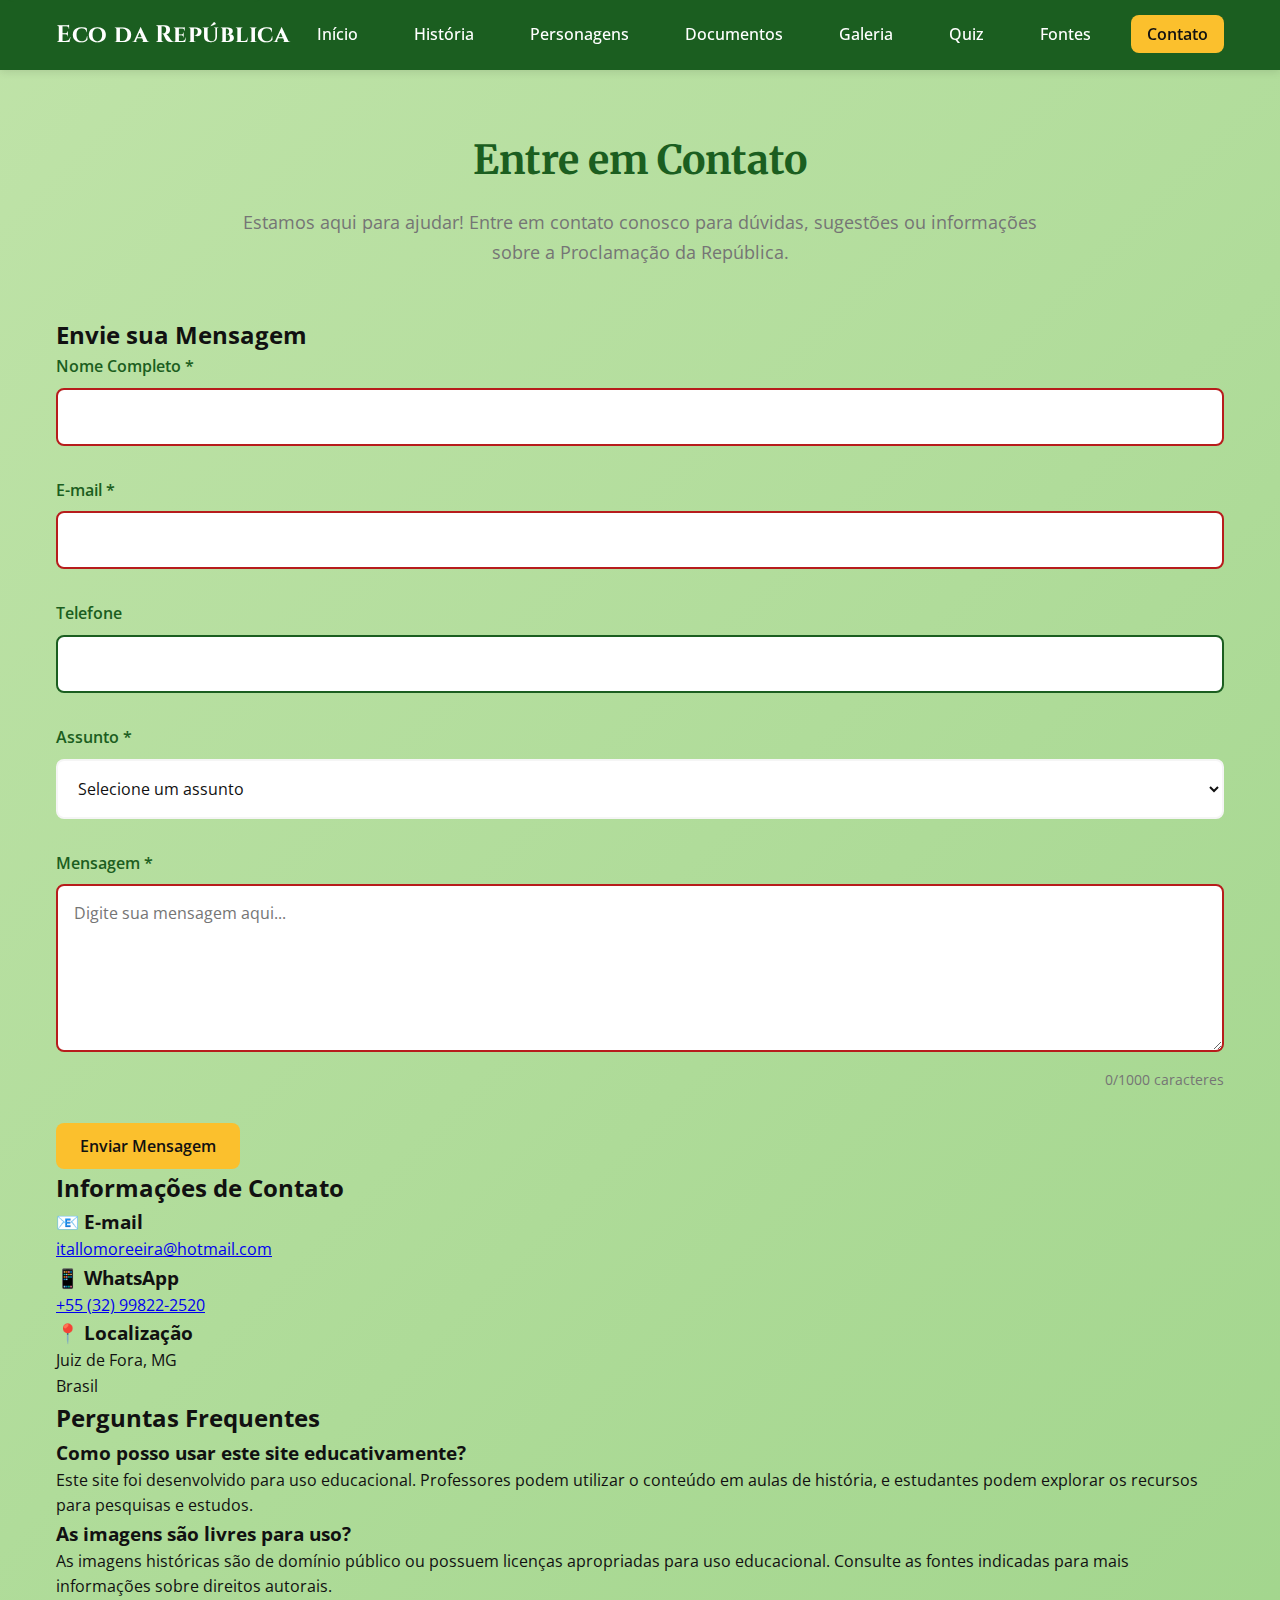
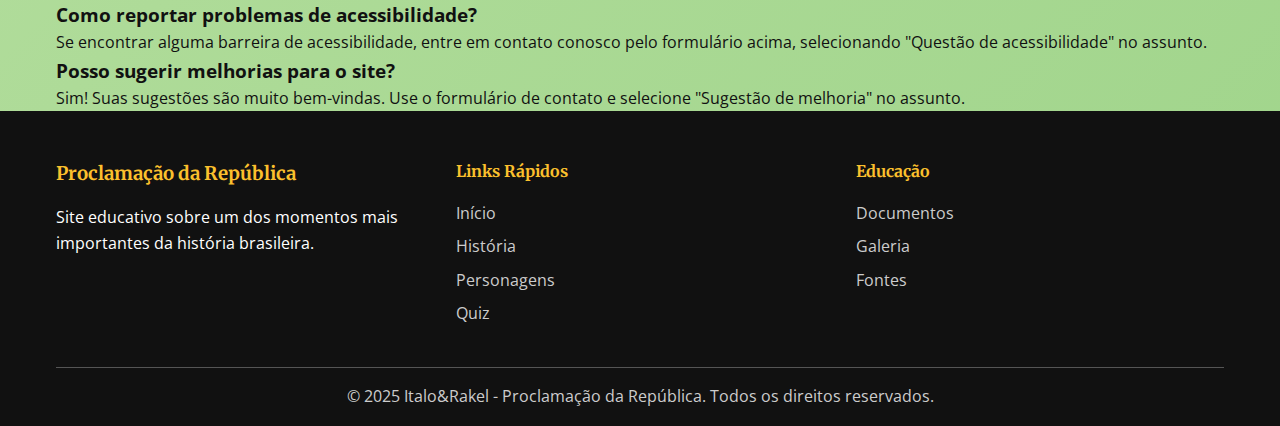
<file: contato.html>
<!DOCTYPE html>
<html lang="pt-BR">
<head>
    <meta charset="UTF-8">
    <meta name="viewport" content="width=device-width, initial-scale=1.0">
    <title>Eco da República | Contato</title>
    <meta name="description" content="Eco da República — entre em contato para dúvidas, sugestões ou informações sobre o projeto educativo.">
    <meta name="keywords" content="contato, dúvidas, sugestões, Proclamação República, educação histórica">
    
    <!-- Favicon -->
    <link rel="icon" type="image/x-icon" href="favicon.ico">
    <link rel="manifest" href="manifest.json">
    
    <!-- CSS -->
    <link rel="stylesheet" href="css/styles.css">
    <link rel="stylesheet" href="css/a11y.css">
</head>
<body class="contact-page">
    <!-- Skip Link -->
    <a href="#main-content" class="skip-link">Pular para o conteúdo principal</a>

    <!-- Header -->
    <header role="banner">
        <nav class="navbar" role="navigation" aria-label="Navegação principal">
            <div class="container">
                <div class="nav-brand">
                    <span class="brand-title">Eco da República</span>
                </div>
                <ul class="nav-menu" id="nav-menu" role="menubar">
                    <li role="none"><a href="index.html" class="nav-link" role="menuitem">Início</a></li>
                    <li role="none"><a href="historia.html" class="nav-link" role="menuitem">História</a></li>
                    <li role="none"><a href="personagens.html" class="nav-link" role="menuitem">Personagens</a></li>
                    <li role="none"><a href="documentos.html" class="nav-link" role="menuitem">Documentos</a></li>
                    <li role="none"><a href="galeria.html" class="nav-link" role="menuitem">Galeria</a></li>
                    <li role="none"><a href="quiz.html" class="nav-link" role="menuitem">Quiz</a></li>
                    <li role="none"><a href="fontes.html" class="nav-link" role="menuitem">Fontes</a></li>
                    <li role="none"><a href="contato.html" class="nav-link" role="menuitem" aria-current="page">Contato</a></li>
                </ul>
                <button class="nav-toggle" id="nav-toggle" aria-expanded="false" aria-controls="nav-menu" aria-label="Abrir menu de navegação">
                    <span></span>
                    <span></span>
                    <span></span>
                </button>
            </div>
        </nav>
    </header>

    <!-- Main Content -->
    <main id="main-content" role="main">
        <!-- Page Header -->
        <section class="page-header" role="banner" aria-labelledby="page-title">
            <div class="container">
                <h1 id="page-title">Entre em Contato</h1>
                <p>Estamos aqui para ajudar! Entre em contato conosco para dúvidas, sugestões ou informações sobre a Proclamação da República.</p>
            </div>
        </section>

        <!-- Contact Section -->
        <section class="contact-section" aria-labelledby="contact-title">
            <div class="container">
                <div class="contact-grid">
                    <!-- Contact Form -->
                    <article class="contact-form-container">
                        <h2 id="contact-title">Envie sua Mensagem</h2>
                        <form class="contact-form" id="contact-form" novalidate aria-labelledby="contact-title">
                            <div class="form-group">
                                <label for="nome">Nome Completo *</label>
                                <input type="text" 
                                       id="nome" 
                                       name="nome" 
                                       required 
                                       aria-describedby="nome-error"
                                       autocomplete="name">
                                <div id="nome-error" class="form-error" role="alert"></div>
                            </div>

                            <div class="form-group">
                                <label for="email">E-mail *</label>
                                <input type="email" 
                                       id="email" 
                                       name="email" 
                                       required 
                                       aria-describedby="email-error"
                                       autocomplete="email">
                                <div id="email-error" class="form-error" role="alert"></div>
                            </div>

                            <div class="form-group">
                                <label for="telefone">Telefone</label>
                                <input type="tel" 
                                       id="telefone" 
                                       name="telefone" 
                                       aria-describedby="telefone-error"
                                       autocomplete="tel">
                                <div id="telefone-error" class="form-error" role="alert"></div>
                            </div>

                            <div class="form-group">
                                <label for="assunto">Assunto *</label>
                                <select id="assunto" name="assunto" required aria-describedby="assunto-error">
                                    <option value="">Selecione um assunto</option>
                                    <option value="duvida">Dúvida sobre conteúdo</option>
                                    <option value="sugestao">Sugestão de melhoria</option>
                                    <option value="erro">Reportar erro</option>
                                    <option value="acessibilidade">Questão de acessibilidade</option>
                                    <option value="parceria">Proposta de parceria</option>
                                    <option value="outro">Outro</option>
                                </select>
                                <div id="assunto-error" class="form-error" role="alert"></div>
                            </div>

                            <div class="form-group">
                                <label for="mensagem">Mensagem *</label>
                                <textarea id="mensagem" 
                                          name="mensagem" 
                                          rows="6" 
                                          required 
                                          aria-describedby="mensagem-error"
                                          placeholder="Digite sua mensagem aqui..."></textarea>
                                <div id="mensagem-error" class="form-error" role="alert"></div>
                            </div>

                            <button type="submit" class="btn btn-primary" id="submit-btn">
                                <span class="btn-text">Enviar Mensagem</span>
                                <span class="btn-loading" style="display: none;">Enviando...</span>
                                </button>
                        </form>
                    </article>

                    <!-- Contact Info -->
                    <aside class="contact-info">
                        <h2>Informações de Contato</h2>
                        
                        <div class="contact-item">
                            <h3>📧 E-mail</h3>
                            <p><a href="mailto:itallomoreeira@hotmail.com">itallomoreeira@hotmail.com</a></p>
                        </div>

                        <div class="contact-item">
                            <h3>📱 WhatsApp</h3>
                            <p><a href="https://wa.me/5532998222520" target="_blank" rel="noopener">+55 (32) 99822-2520</a></p>
                        </div>

                        <div class="contact-item">
                            <h3>📍 Localização</h3>
                            <p>Juiz de Fora, MG<br>
                            Brasil</p>
                    </div>
                    </aside>
                </div>

                <!-- FAQ Section -->
                <section class="faq-section" aria-labelledby="faq-title">
                    <h2 id="faq-title">Perguntas Frequentes</h2>
                <div class="faq-grid">
                    <div class="faq-item">
                            <h3>Como posso usar este site educativamente?</h3>
                            <p>Este site foi desenvolvido para uso educacional. Professores podem utilizar o conteúdo em aulas de história, e estudantes podem explorar os recursos para pesquisas e estudos.</p>
                    </div>
                    <div class="faq-item">
                            <h3>As imagens são livres para uso?</h3>
                            <p>As imagens históricas são de domínio público ou possuem licenças apropriadas para uso educacional. Consulte as fontes indicadas para mais informações sobre direitos autorais.</p>
                    </div>
                    <div class="faq-item">
                            <h3>Como reportar problemas de acessibilidade?</h3>
                            <p>Se encontrar alguma barreira de acessibilidade, entre em contato conosco pelo formulário acima, selecionando "Questão de acessibilidade" no assunto.</p>
                    </div>
                    <div class="faq-item">
                            <h3>Posso sugerir melhorias para o site?</h3>
                            <p>Sim! Suas sugestões são muito bem-vindas. Use o formulário de contato e selecione "Sugestão de melhoria" no assunto.</p>
                        </div>
                    </div>
                </section>
            </div>
        </section>
    </main>

    <!-- Footer -->
    <footer role="contentinfo">
        <div class="container">
            <div class="footer-content">
                <div class="footer-section">
                    <h3>Proclamação da República</h3>
                    <p>Site educativo sobre um dos momentos mais importantes da história brasileira.</p>
                </div>
                <div class="footer-section">
                    <h4>Links Rápidos</h4>
                    <ul>
                        <li><a href="index.html">Início</a></li>
                        <li><a href="historia.html">História</a></li>
                        <li><a href="personagens.html">Personagens</a></li>
                        <li><a href="quiz.html">Quiz</a></li>
                    </ul>
                </div>
                <div class="footer-section">
                    <h4>Educação</h4>
                    <ul>
                        <li><a href="documentos.html">Documentos</a></li>
                        <li><a href="galeria.html">Galeria</a></li>
                        <li><a href="fontes.html">Fontes</a></li>
                    </ul>
                </div>
            </div>
            <div class="footer-bottom">
                <p>&copy; 2025 Italo&Rakel - Proclamação da República. Todos os direitos reservados.</p>
            </div>
        </div>
    </footer>

    <!-- JavaScript -->
    <script src="js/main.js" defer></script>
    <script src="js/contact.js" defer></script>
    <script src="js/a11y.js" defer></script>
</body>
</html>
</file>
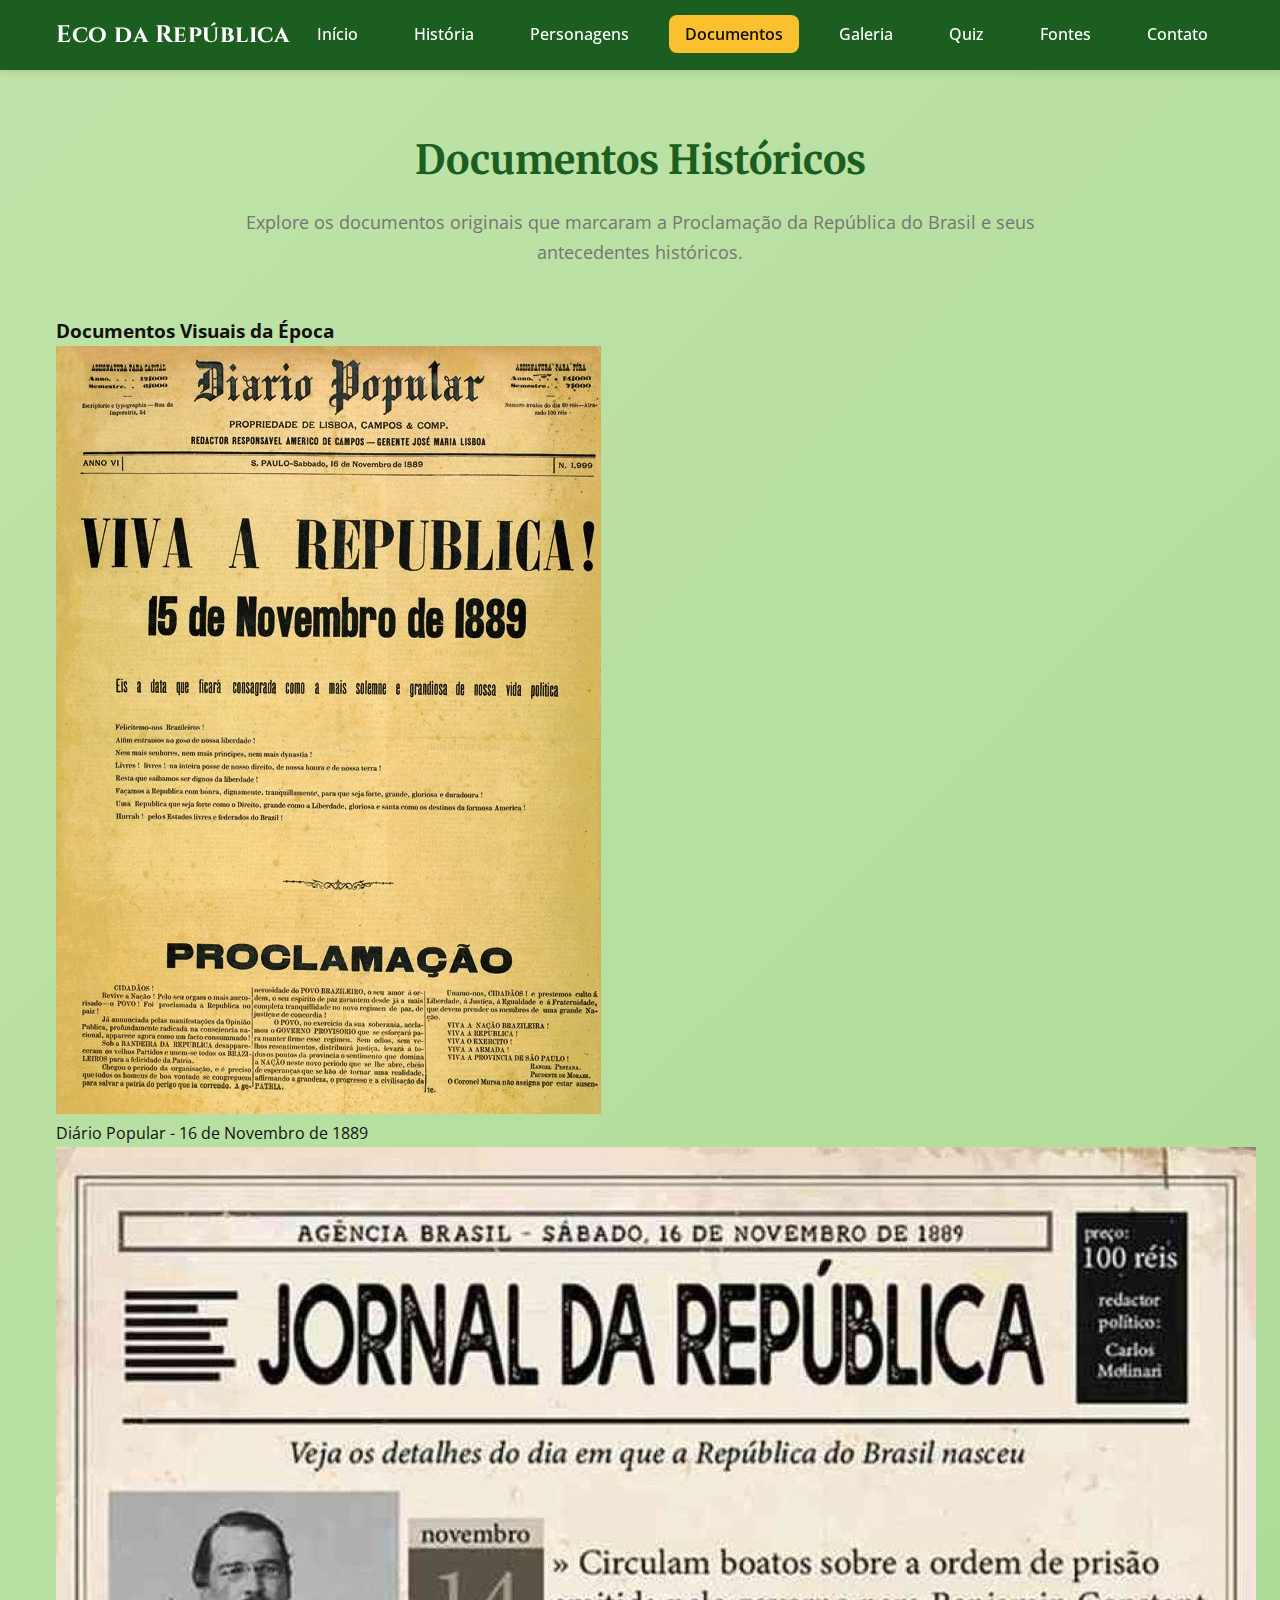
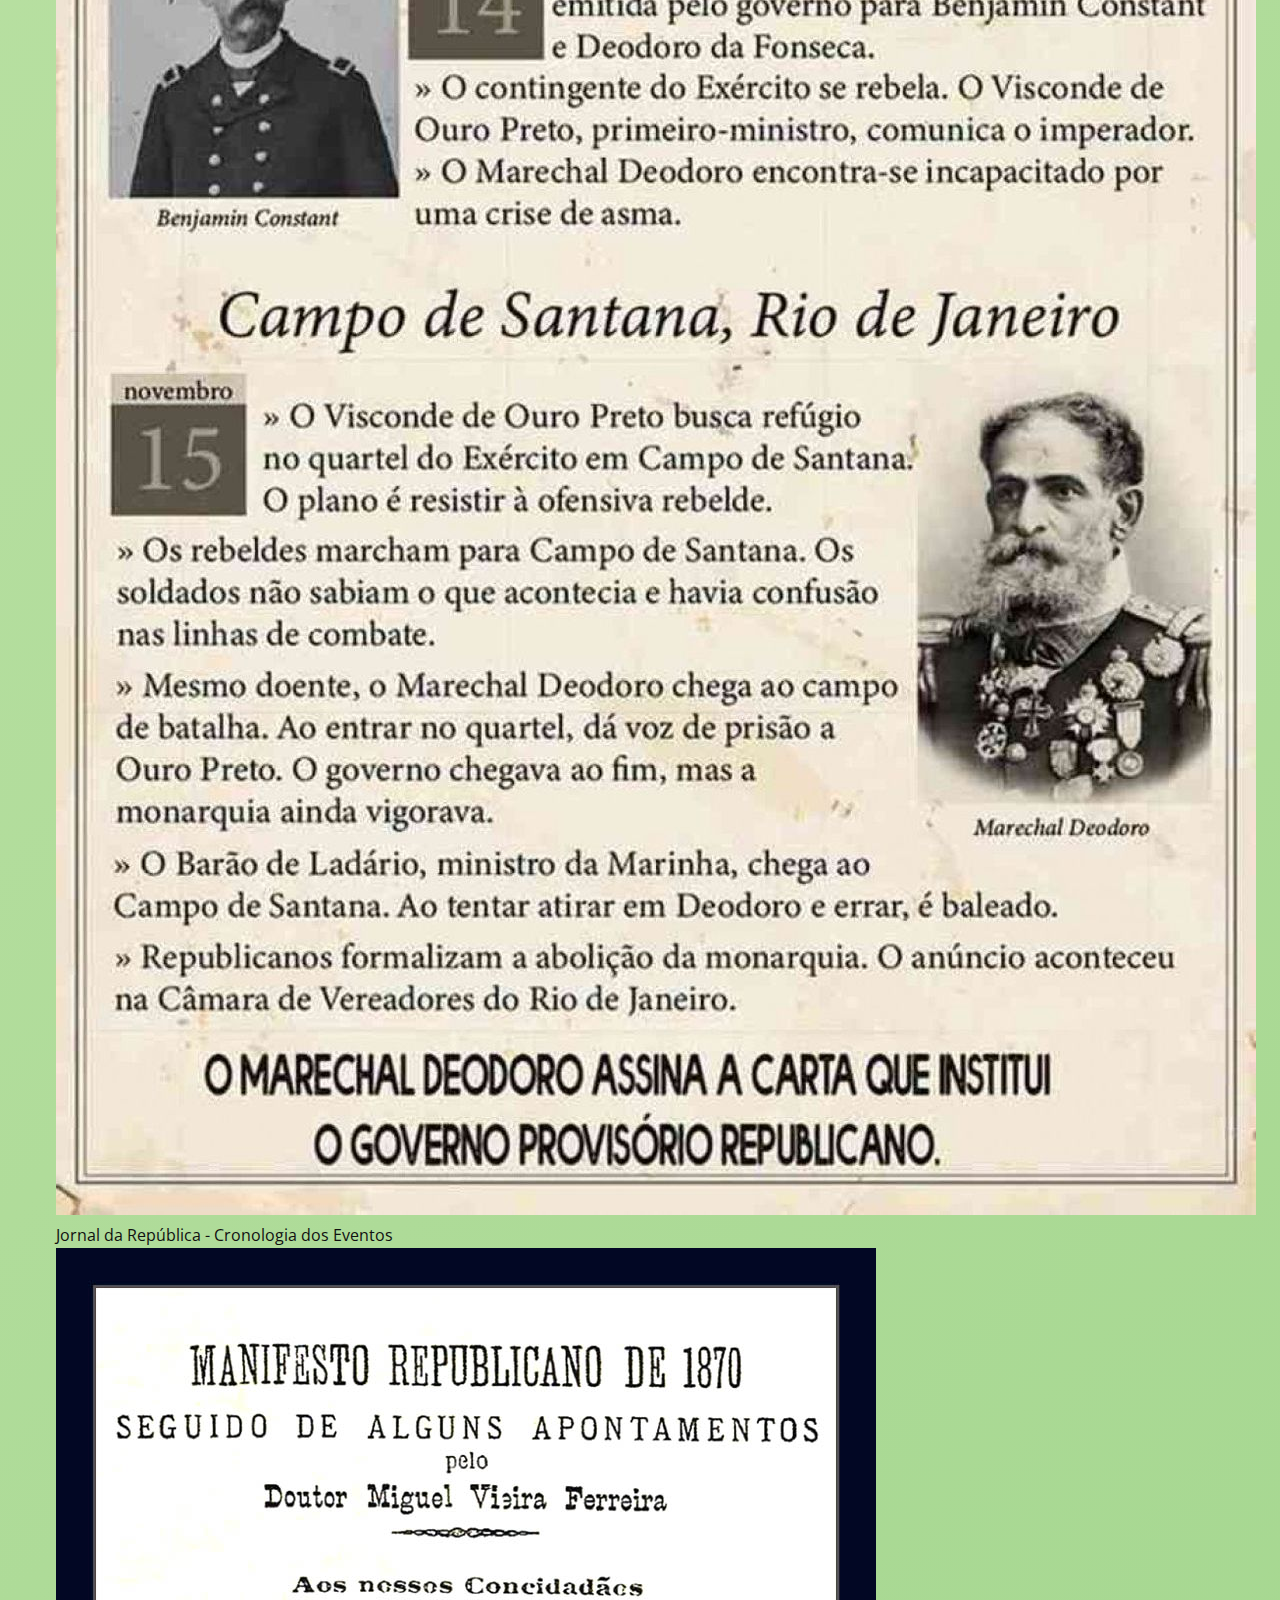
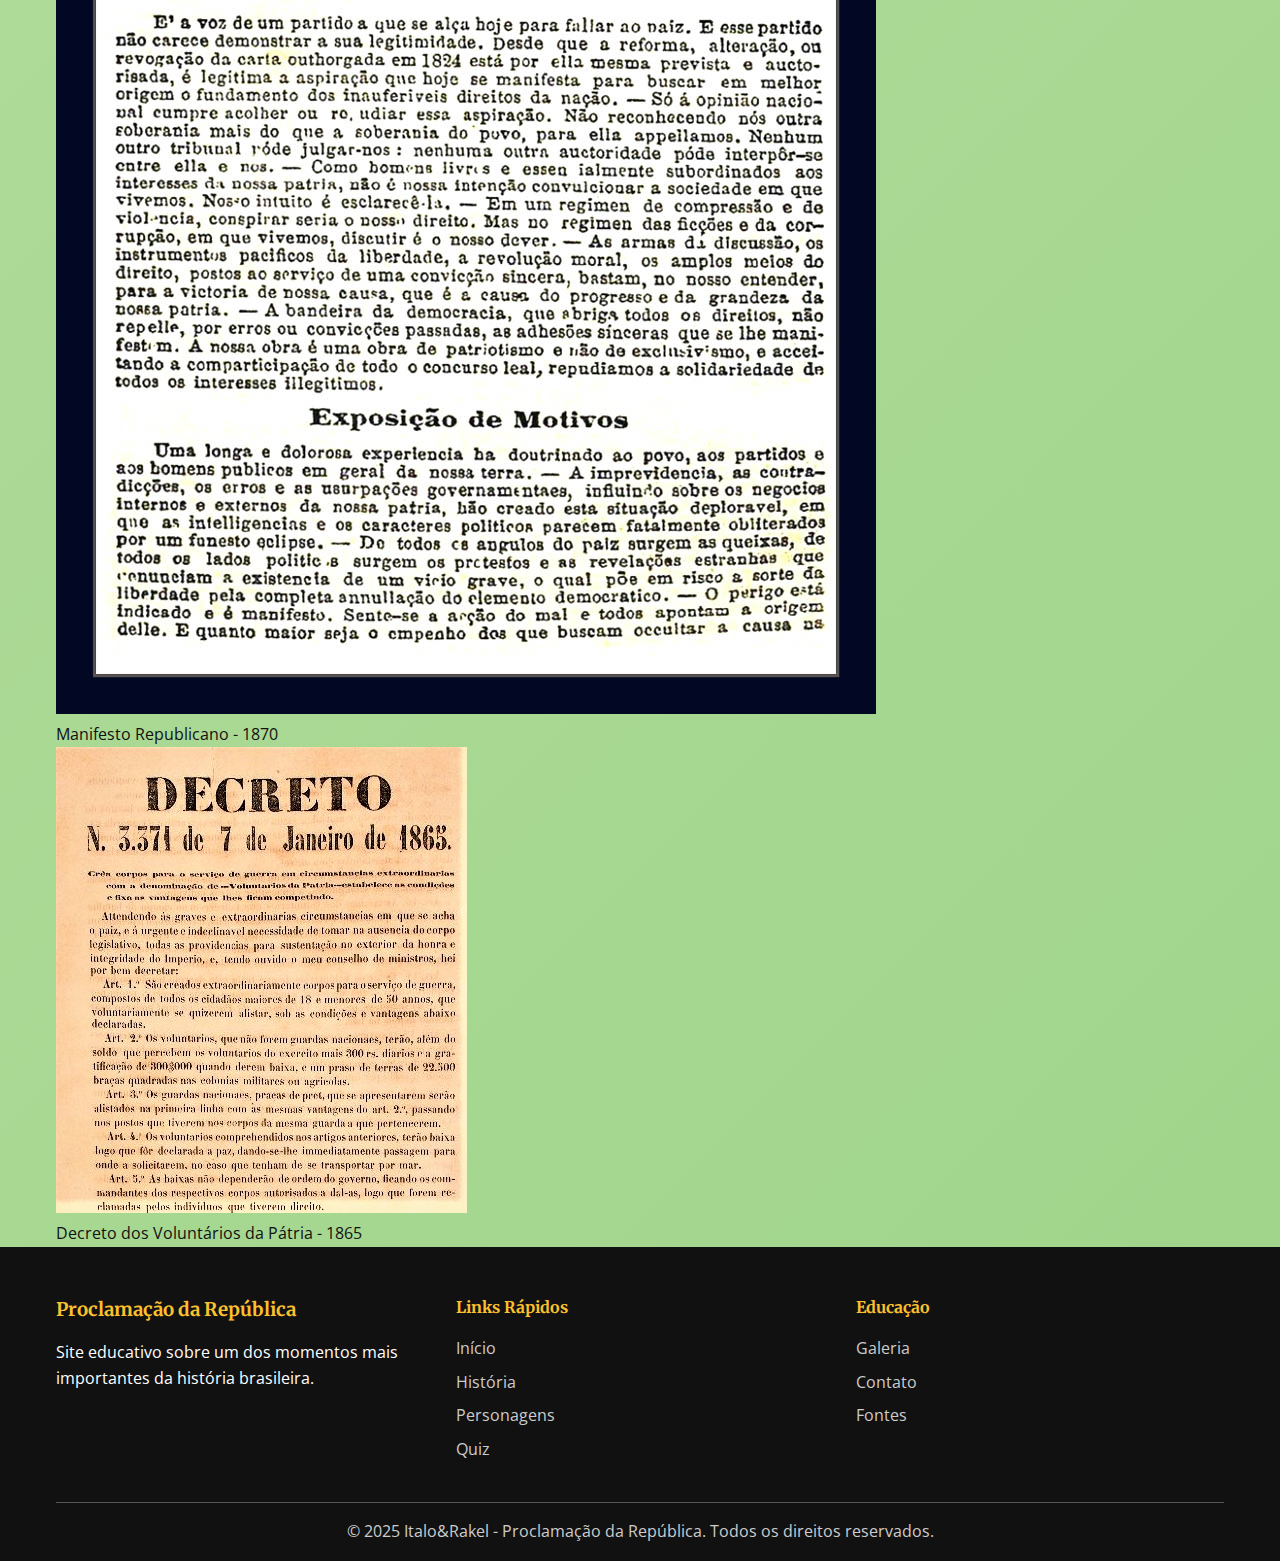
<file: documentos.html>
<!DOCTYPE html>
<html lang="pt-BR">
<head>
    <meta charset="UTF-8">
    <meta name="viewport" content="width=device-width, initial-scale=1.0">
    <title>Eco da República | Documentos Históricos</title>
    <meta name="description" content="Eco da República — documentos históricos da Proclamação: Manifesto Republicano, proclamações, imprensa e decretos.">
    <meta name="keywords" content="documentos históricos, Manifesto Republicano, Proclamação República, Brasil 1889, textos históricos">
    
    <!-- Favicon -->
    <link rel="icon" type="image/x-icon" href="favicon.ico">
    <link rel="manifest" href="manifest.json">
    
    <!-- CSS -->
    <link rel="stylesheet" href="css/styles.css">
    <link rel="stylesheet" href="css/a11y.css">
</head>
<body class="documents-page">
    <!-- Skip Link -->
    <a href="#main-content" class="skip-link">Pular para o conteúdo principal</a>

    <!-- Header -->
    <header role="banner">
        <nav class="navbar" role="navigation" aria-label="Navegação principal">
            <div class="container">
                <div class="nav-brand">
                    <span class="brand-title">Eco da República</span>
                </div>
                <ul class="nav-menu" id="nav-menu" role="menubar">
                    <li role="none"><a href="index.html" class="nav-link" role="menuitem">Início</a></li>
                    <li role="none"><a href="historia.html" class="nav-link" role="menuitem">História</a></li>
                    <li role="none"><a href="personagens.html" class="nav-link" role="menuitem">Personagens</a></li>
                    <li role="none"><a href="documentos.html" class="nav-link" role="menuitem" aria-current="page">Documentos</a></li>
                    <li role="none"><a href="galeria.html" class="nav-link" role="menuitem">Galeria</a></li>
                    <li role="none"><a href="quiz.html" class="nav-link" role="menuitem">Quiz</a></li>
                    <li role="none"><a href="fontes.html" class="nav-link" role="menuitem">Fontes</a></li>
                    <li role="none"><a href="contato.html" class="nav-link" role="menuitem">Contato</a></li>
                </ul>
                <button class="nav-toggle" id="nav-toggle" aria-expanded="false" aria-controls="nav-menu" aria-label="Abrir menu de navegação">
                    <span></span>
                    <span></span>
                    <span></span>
                </button>
            </div>
        </nav>
    </header>

    <!-- Main Content -->
    <main id="main-content" role="main">
        <!-- Page Header -->
        <section class="page-header" role="banner" aria-labelledby="page-title">
            <div class="container">
                <h1 id="page-title">Documentos Históricos</h1>
                <p>Explore os documentos originais que marcaram a Proclamação da República do Brasil e seus antecedentes históricos.</p>
            </div>
        </section>

        <!-- Documentos Section -->
        <section class="documentos-section" aria-labelledby="documentos-title">
            <div class="container">
                <h2 id="documentos-title" class="sr-only">Documentos históricos da Proclamação da República</h2>
                
                <!-- Documentos Históricos Visuais -->
                <div class="documentos-hero">
                    <h3>Documentos Visuais da Época</h3>
                    <div class="documentos-visuais-grid">
                        <figure class="documento-visual">
                            <img src="images/conteudo/Capa_do_Diário_Popular.jpg" 
                                 alt="Capa do Diário Popular de 16 de novembro de 1889 com manchete VIVA A REPUBLICA!" 
                                 loading="lazy">
                            <figcaption>Diário Popular - 16 de Novembro de 1889</figcaption>
                        </figure>
                        <figure class="documento-visual">
                            <img src="images/conteudo/jornal.jpg" 
                                 alt="Jornal da República com cronologia detalhada dos eventos" 
                                 loading="lazy">
                            <figcaption>Jornal da República - Cronologia dos Eventos</figcaption>
                        </figure>
                        <figure class="documento-visual">
                            <img src="images/conteudo/O-Manifesto-Republicano.jpg" 
                                 alt="Capa do Manifesto Republicano de 1870" 
                                 loading="lazy">
                            <figcaption>Manifesto Republicano - 1870</figcaption>
                        </figure>
                        <figure class="documento-visual">
                            <img src="images/conteudo/Decreto_Imperial_dos_Voluntário_da_Pátria_de_1865.jpg" 
                                 alt="Decreto Imperial dos Voluntários da Pátria de 1865" 
                                 loading="lazy">
                            <figcaption>Decreto dos Voluntários da Pátria - 1865</figcaption>
                        </figure>
                    </div>
                </div>

            </div>
        </section>
    </main>

    <!-- Footer -->
    <footer role="contentinfo">
        <div class="container">
            <div class="footer-content">
                <div class="footer-section">
                    <h3>Proclamação da República</h3>
                    <p>Site educativo sobre um dos momentos mais importantes da história brasileira.</p>
                </div>
                <div class="footer-section">
                    <h4>Links Rápidos</h4>
                    <ul>
                        <li><a href="index.html">Início</a></li>
                        <li><a href="historia.html">História</a></li>
                        <li><a href="personagens.html">Personagens</a></li>
                        <li><a href="quiz.html">Quiz</a></li>
                    </ul>
                </div>
                <div class="footer-section">
                    <h4>Educação</h4>
                    <ul>
                        <li><a href="galeria.html">Galeria</a></li>
                        <li><a href="contato.html">Contato</a></li>
                        <li><a href="fontes.html">Fontes</a></li>
                    </ul>
                </div>
            </div>
            <div class="footer-bottom">
                <p>&copy; 2025 Italo&Rakel - Proclamação da República. Todos os direitos reservados.</p>
            </div>
        </div>
    </footer>

    <!-- JavaScript -->
    <script src="js/main.js" defer></script>
    <script src="js/a11y.js" defer></script>
    
    
</body>
</html>
</file>
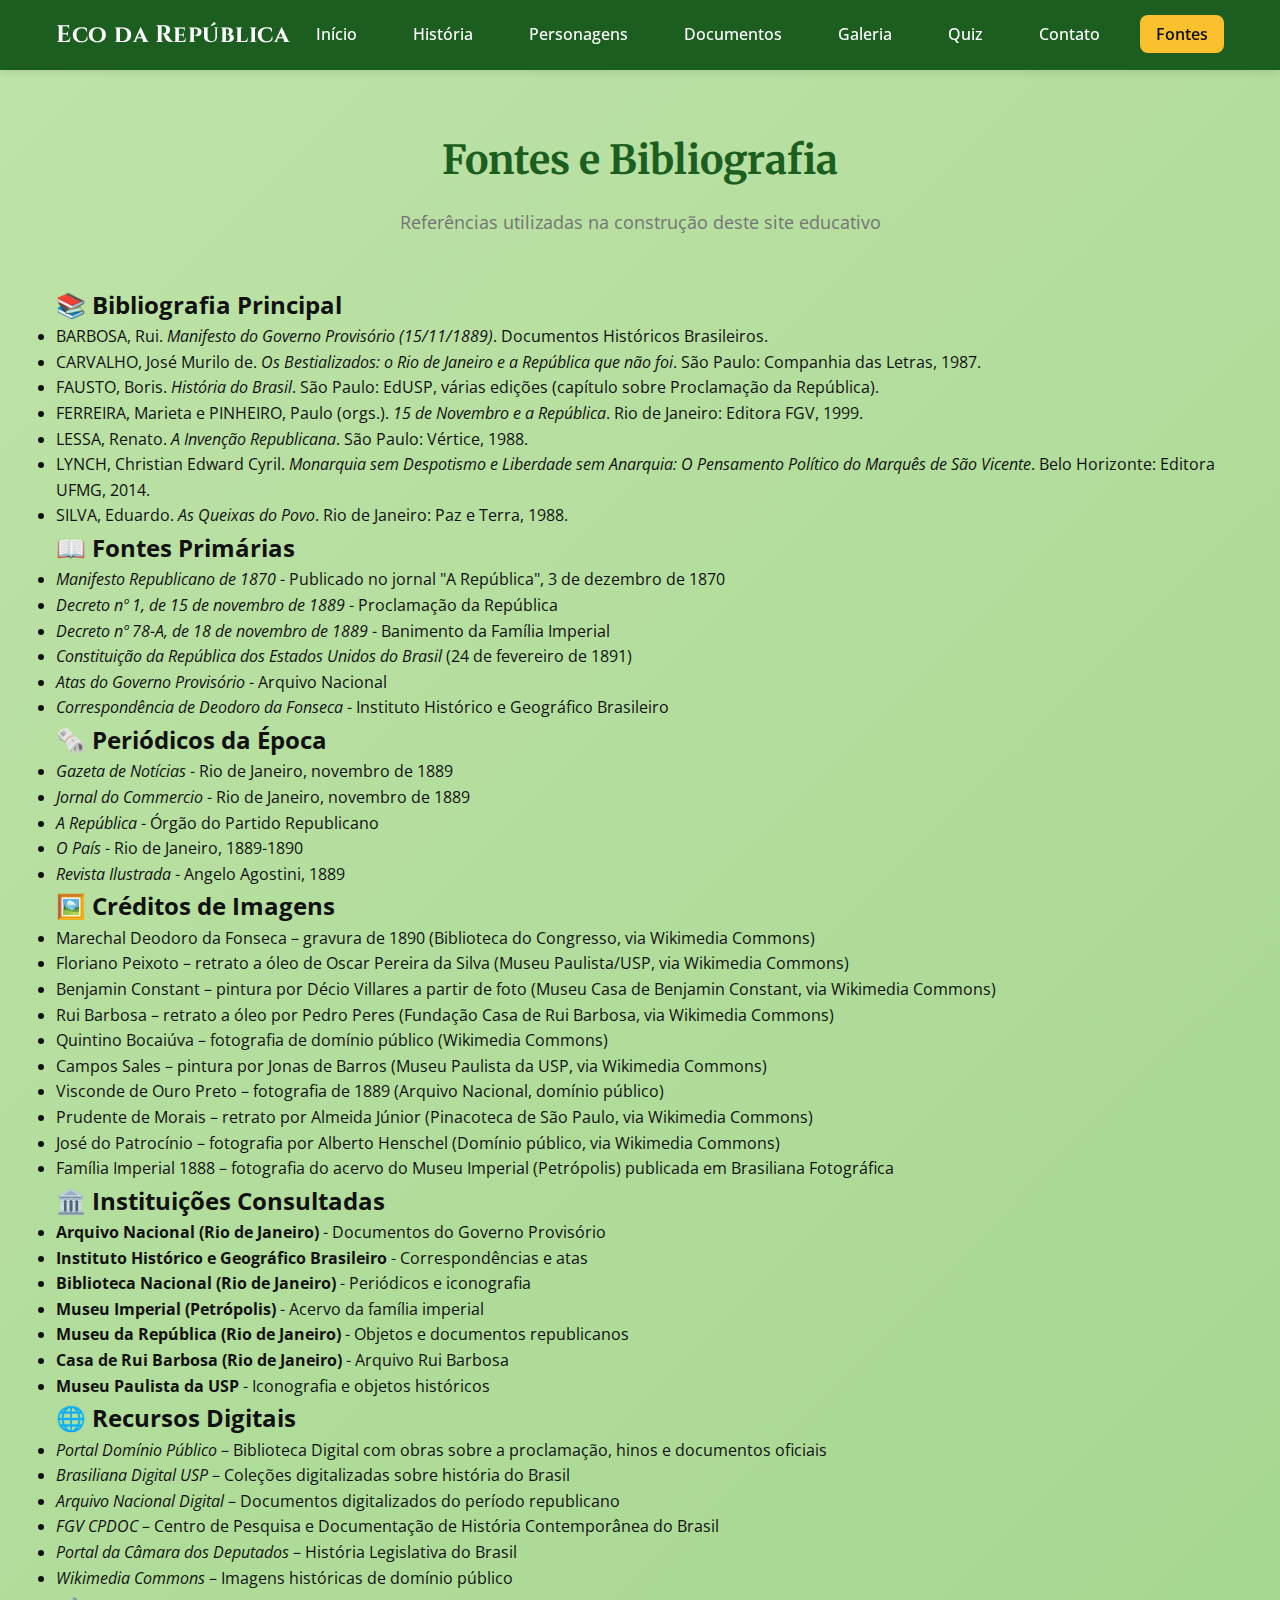
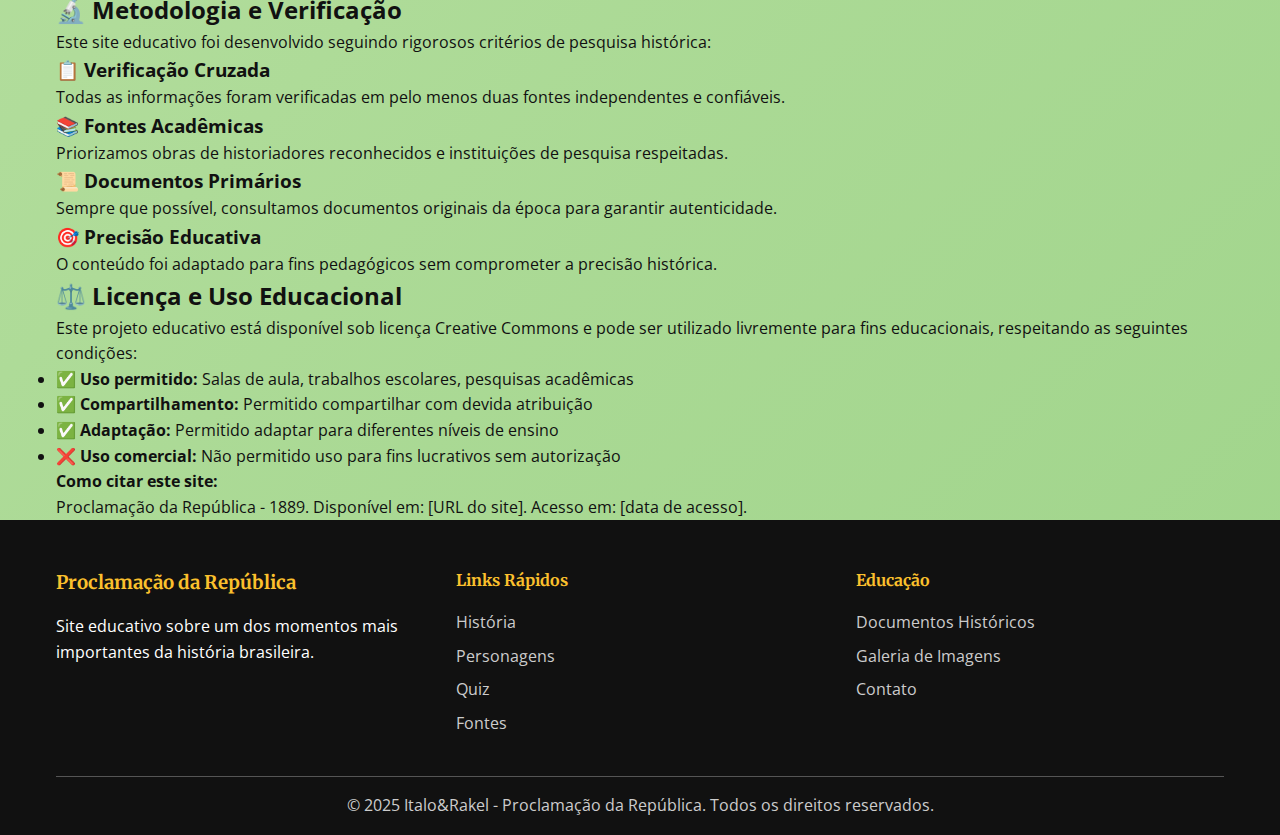
<file: fontes.html>
<!DOCTYPE html>
<html lang="pt-BR">
<head>
    <meta charset="UTF-8">
    <meta name="viewport" content="width=device-width, initial-scale=1.0">
    <title>Eco da República | Fontes e Bibliografia</title>
    <meta name="description" content="Bibliografia e fontes utilizadas no site sobre a Proclamação da República do Brasil">
    <link rel="stylesheet" href="css/styles.css">
    <link rel="stylesheet" href="css/a11y.css">
</head>
<body class="fontes-page">
    <!-- Skip Link -->
    <a href="#main-content" class="skip-link">Pular para o conteúdo principal</a>

    <!-- Header -->
    <header role="banner">
        <nav class="navbar" role="navigation" aria-label="Navegação principal">
            <div class="container">
                <div class="nav-brand">
                    <span class="brand-title">Eco da República</span>
                </div>
                <ul class="nav-menu" id="nav-menu" role="menubar">
                    <li role="none"><a href="index.html" class="nav-link" role="menuitem">Início</a></li>
                    <li role="none"><a href="historia.html" class="nav-link" role="menuitem">História</a></li>
                    <li role="none"><a href="personagens.html" class="nav-link" role="menuitem">Personagens</a></li>
                    <li role="none"><a href="documentos.html" class="nav-link" role="menuitem">Documentos</a></li>
                    <li role="none"><a href="galeria.html" class="nav-link" role="menuitem">Galeria</a></li>
                    <li role="none"><a href="quiz.html" class="nav-link" role="menuitem">Quiz</a></li>
                    <li role="none"><a href="contato.html" class="nav-link" role="menuitem">Contato</a></li>
                    <li role="none"><a href="fontes.html" class="nav-link" role="menuitem" aria-current="page">Fontes</a></li>
                </ul>
                <button class="nav-toggle" id="nav-toggle" aria-expanded="false" aria-controls="nav-menu" aria-label="Abrir menu de navegação">
                    <span></span>
                    <span></span>
                    <span></span>
                </button>
            </div>
        </nav>
    </header>

    <!-- Main Content -->
    <main id="main-content" role="main">
        <section class="page-header">
            <div class="container">
                <h1>Fontes e Bibliografia</h1>
                <p>Referências utilizadas na construção deste site educativo</p>
            </div>
        </section>

        <section class="sources-section">
            <div class="container">
                <div class="sources-grid">
                    <div class="source-category">
                        <h2>📚 Bibliografia Principal</h2>
                        <ul class="sources-list">
                            <li>BARBOSA, Rui. <em>Manifesto do Governo Provisório (15/11/1889)</em>. Documentos Históricos Brasileiros.</li>
                            <li>CARVALHO, José Murilo de. <em>Os Bestializados: o Rio de Janeiro e a República que não foi</em>. São Paulo: Companhia das Letras, 1987.</li>
                            <li>FAUSTO, Boris. <em>História do Brasil</em>. São Paulo: EdUSP, várias edições (capítulo sobre Proclamação da República).</li>
                            <li>FERREIRA, Marieta e PINHEIRO, Paulo (orgs.). <em>15 de Novembro e a República</em>. Rio de Janeiro: Editora FGV, 1999.</li>
                            <li>LESSA, Renato. <em>A Invenção Republicana</em>. São Paulo: Vértice, 1988.</li>
                            <li>LYNCH, Christian Edward Cyril. <em>Monarquia sem Despotismo e Liberdade sem Anarquia: O Pensamento Político do Marquês de São Vicente</em>. Belo Horizonte: Editora UFMG, 2014.</li>
                            <li>SILVA, Eduardo. <em>As Queixas do Povo</em>. Rio de Janeiro: Paz e Terra, 1988.</li>
                        </ul>
                    </div>

                    <div class="source-category">
                        <h2>📖 Fontes Primárias</h2>
                        <ul class="sources-list">
                            <li><em>Manifesto Republicano de 1870</em> - Publicado no jornal "A República", 3 de dezembro de 1870</li>
                            <li><em>Decreto nº 1, de 15 de novembro de 1889</em> - Proclamação da República</li>
                            <li><em>Decreto nº 78-A, de 18 de novembro de 1889</em> - Banimento da Família Imperial</li>
                            <li><em>Constituição da República dos Estados Unidos do Brasil</em> (24 de fevereiro de 1891)</li>
                            <li><em>Atas do Governo Provisório</em> - Arquivo Nacional</li>
                            <li><em>Correspondência de Deodoro da Fonseca</em> - Instituto Histórico e Geográfico Brasileiro</li>
                        </ul>
                    </div>

                    <div class="source-category">
                        <h2>🗞️ Periódicos da Época</h2>
                        <ul class="sources-list">
                            <li><em>Gazeta de Notícias</em> - Rio de Janeiro, novembro de 1889</li>
                            <li><em>Jornal do Commercio</em> - Rio de Janeiro, novembro de 1889</li>
                            <li><em>A República</em> - Órgão do Partido Republicano</li>
                            <li><em>O País</em> - Rio de Janeiro, 1889-1890</li>
                            <li><em>Revista Ilustrada</em> - Angelo Agostini, 1889</li>
                        </ul>
                    </div>

                    <div class="source-category">
                        <h2>🖼️ Créditos de Imagens</h2>
                        <ul class="sources-list">
                            <li>Marechal Deodoro da Fonseca – gravura de 1890 (Biblioteca do Congresso, via Wikimedia Commons)</li>
                            <li>Floriano Peixoto – retrato a óleo de Oscar Pereira da Silva (Museu Paulista/USP, via Wikimedia Commons)</li>
                            <li>Benjamin Constant – pintura por Décio Villares a partir de foto (Museu Casa de Benjamin Constant, via Wikimedia Commons)</li>
                            <li>Rui Barbosa – retrato a óleo por Pedro Peres (Fundação Casa de Rui Barbosa, via Wikimedia Commons)</li>
                            <li>Quintino Bocaiúva – fotografia de domínio público (Wikimedia Commons)</li>
                            <li>Campos Sales – pintura por Jonas de Barros (Museu Paulista da USP, via Wikimedia Commons)</li>
                            <li>Visconde de Ouro Preto – fotografia de 1889 (Arquivo Nacional, domínio público)</li>
                            <li>Prudente de Morais – retrato por Almeida Júnior (Pinacoteca de São Paulo, via Wikimedia Commons)</li>
                            <li>José do Patrocínio – fotografia por Alberto Henschel (Domínio público, via Wikimedia Commons)</li>
                            <li>Família Imperial 1888 – fotografia do acervo do Museu Imperial (Petrópolis) publicada em Brasiliana Fotográfica</li>
                        </ul>
                    </div>

                    <div class="source-category">
                        <h2>🏛️ Instituições Consultadas</h2>
                        <ul class="sources-list">
                            <li><strong>Arquivo Nacional (Rio de Janeiro)</strong> - Documentos do Governo Provisório</li>
                            <li><strong>Instituto Histórico e Geográfico Brasileiro</strong> - Correspondências e atas</li>
                            <li><strong>Biblioteca Nacional (Rio de Janeiro)</strong> - Periódicos e iconografia</li>
                            <li><strong>Museu Imperial (Petrópolis)</strong> - Acervo da família imperial</li>
                            <li><strong>Museu da República (Rio de Janeiro)</strong> - Objetos e documentos republicanos</li>
                            <li><strong>Casa de Rui Barbosa (Rio de Janeiro)</strong> - Arquivo Rui Barbosa</li>
                            <li><strong>Museu Paulista da USP</strong> - Iconografia e objetos históricos</li>
                        </ul>
                    </div>

                    <div class="source-category">
                        <h2>🌐 Recursos Digitais</h2>
                        <ul class="sources-list">
                            <li><em>Portal Domínio Público</em> – Biblioteca Digital com obras sobre a proclamação, hinos e documentos oficiais</li>
                            <li><em>Brasiliana Digital USP</em> – Coleções digitalizadas sobre história do Brasil</li>
                            <li><em>Arquivo Nacional Digital</em> – Documentos digitalizados do período republicano</li>
                            <li><em>FGV CPDOC</em> – Centro de Pesquisa e Documentação de História Contemporânea do Brasil</li>
                            <li><em>Portal da Câmara dos Deputados</em> – História Legislativa do Brasil</li>
                            <li><em>Wikimedia Commons</em> – Imagens históricas de domínio público</li>
                        </ul>
                    </div>
                </div>

                <div class="metodologia-section">
                    <h2>🔬 Metodologia e Verificação</h2>
                    <div class="metodologia-content">
                        <p>Este site educativo foi desenvolvido seguindo rigorosos critérios de pesquisa histórica:</p>

                        <div class="metodologia-grid">
                            <div class="metodologia-item">
                                <h3>📋 Verificação Cruzada</h3>
                                <p>Todas as informações foram verificadas em pelo menos duas fontes independentes e confiáveis.</p>
                            </div>

                            <div class="metodologia-item">
                                <h3>📚 Fontes Acadêmicas</h3>
                                <p>Priorizamos obras de historiadores reconhecidos e instituições de pesquisa respeitadas.</p>
                            </div>

                            <div class="metodologia-item">
                                <h3>📜 Documentos Primários</h3>
                                <p>Sempre que possível, consultamos documentos originais da época para garantir autenticidade.</p>
                            </div>

                            <div class="metodologia-item">
                                <h3>🎯 Precisão Educativa</h3>
                                <p>O conteúdo foi adaptado para fins pedagógicos sem comprometer a precisão histórica.</p>
                            </div>
                        </div>
                    </div>
                </div>

                <div class="licenca-section">
                    <h2>⚖️ Licença e Uso Educacional</h2>
                    <div class="licenca-content">
                        <p>Este projeto educativo está disponível sob licença Creative Commons e pode ser utilizado livremente para fins educacionais, respeitando as seguintes condições:</p>

                        <ul>
                            <li>✅ <strong>Uso permitido:</strong> Salas de aula, trabalhos escolares, pesquisas acadêmicas</li>
                            <li>✅ <strong>Compartilhamento:</strong> Permitido compartilhar com devida atribuição</li>
                            <li>✅ <strong>Adaptação:</strong> Permitido adaptar para diferentes níveis de ensino</li>
                            <li>❌ <strong>Uso comercial:</strong> Não permitido uso para fins lucrativos sem autorização</li>
                        </ul>

                        <p><strong>Como citar este site:</strong><br>
                        Proclamação da República - 1889. Disponível em: [URL do site]. Acesso em: [data de acesso].</p>
                    </div>
                </div>
            </div>
        </section>
    </main>

    <footer>
        <div class="container">
            <div class="footer-content">
                <div class="footer-section">
                    <h3>Proclamação da República</h3>
                    <p>Site educativo sobre um dos momentos mais importantes da história brasileira.</p>
                </div>
                <div class="footer-section">
                    <h4>Links Rápidos</h4>
                    <ul>
                        <li><a href="historia.html">História</a></li>
                        <li><a href="personagens.html">Personagens</a></li>
                        <li><a href="quiz.html">Quiz</a></li>
                        <li><a href="fontes.html">Fontes</a></li>
                    </ul>
                </div>
                <div class="footer-section">
                    <h4>Educação</h4>
                    <ul>
                        <li><a href="documentos.html">Documentos Históricos</a></li>
                        <li><a href="galeria.html">Galeria de Imagens</a></li>
                        <li><a href="contato.html">Contato</a></li>
                    </ul>
                </div>
            </div>
            <div class="footer-bottom">
                <p>&copy; 2025 Italo&Rakel - Proclamação da República. Todos os direitos reservados.</p>
            </div>
        </div>
    </footer>

    <!-- JavaScript -->
    <script src="js/main.js" defer></script>
    <script src="js/a11y.js" defer></script>
</body>
</html>
</file>
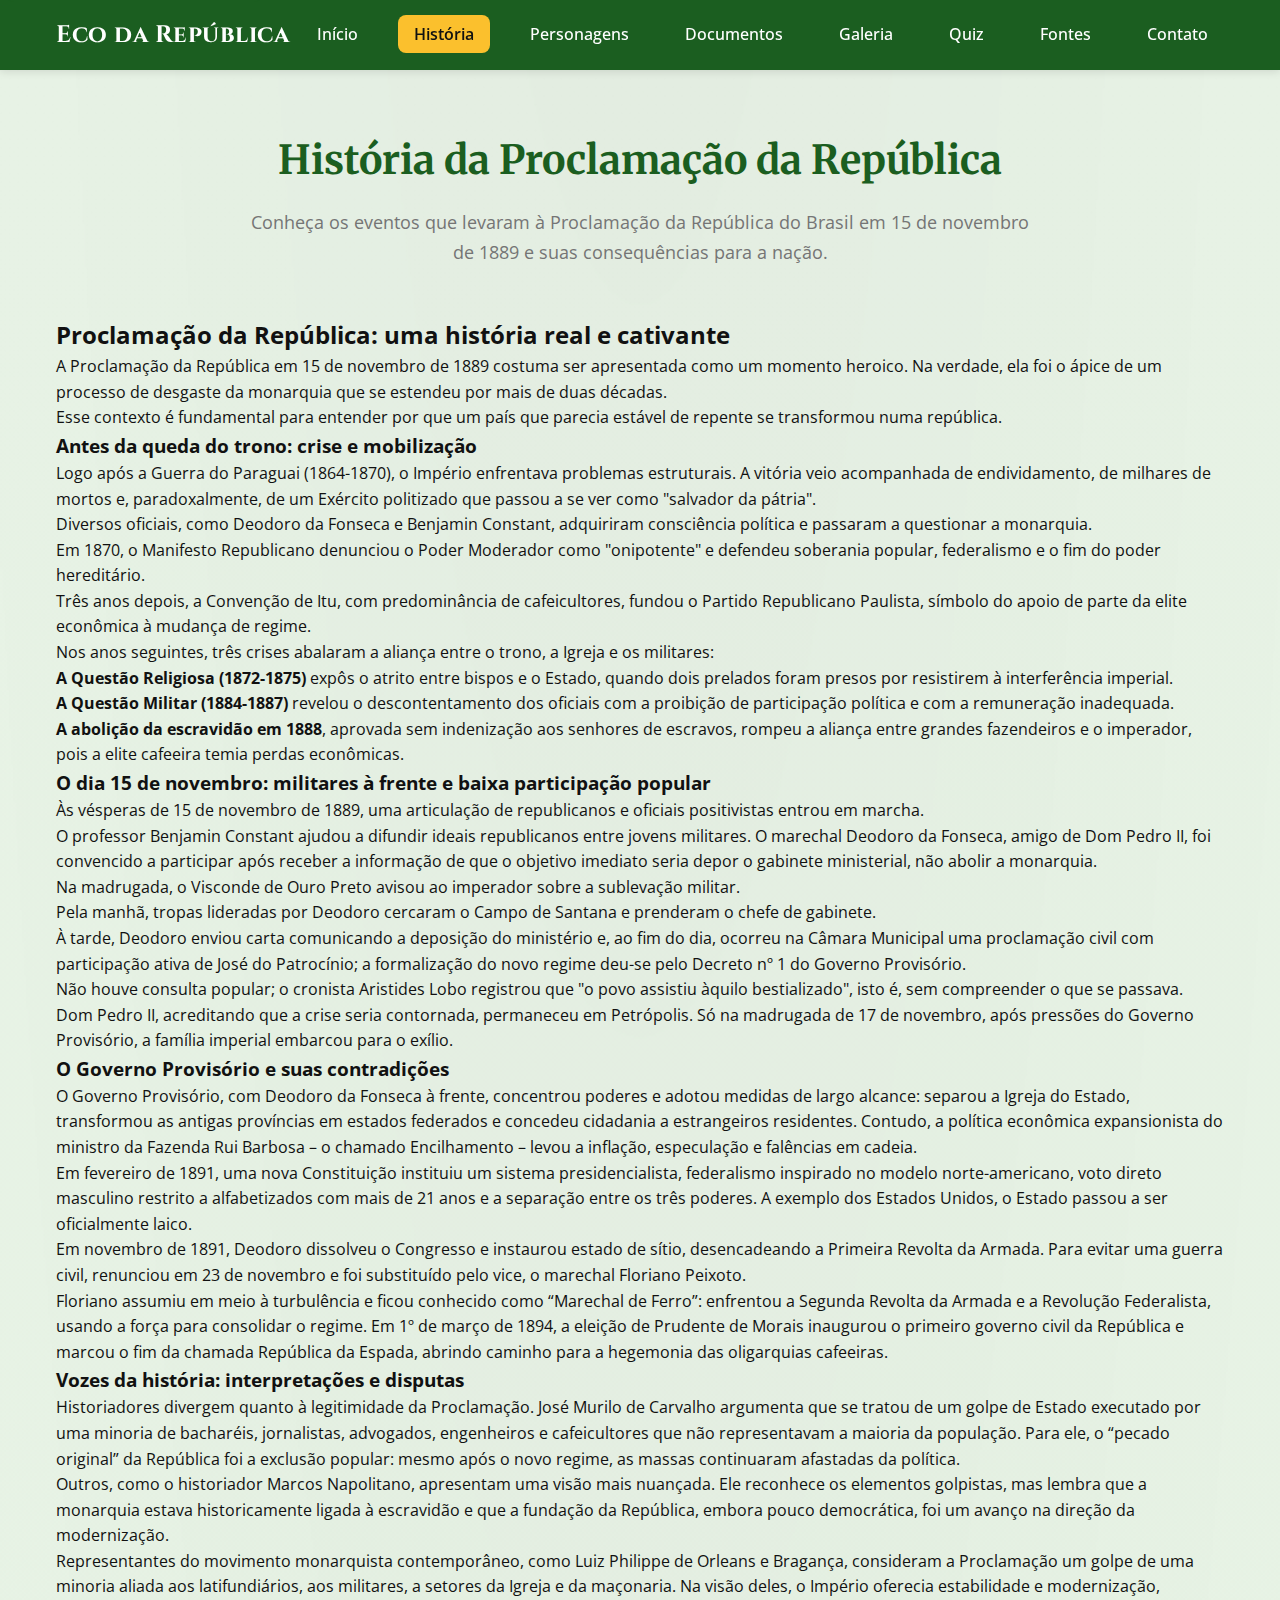
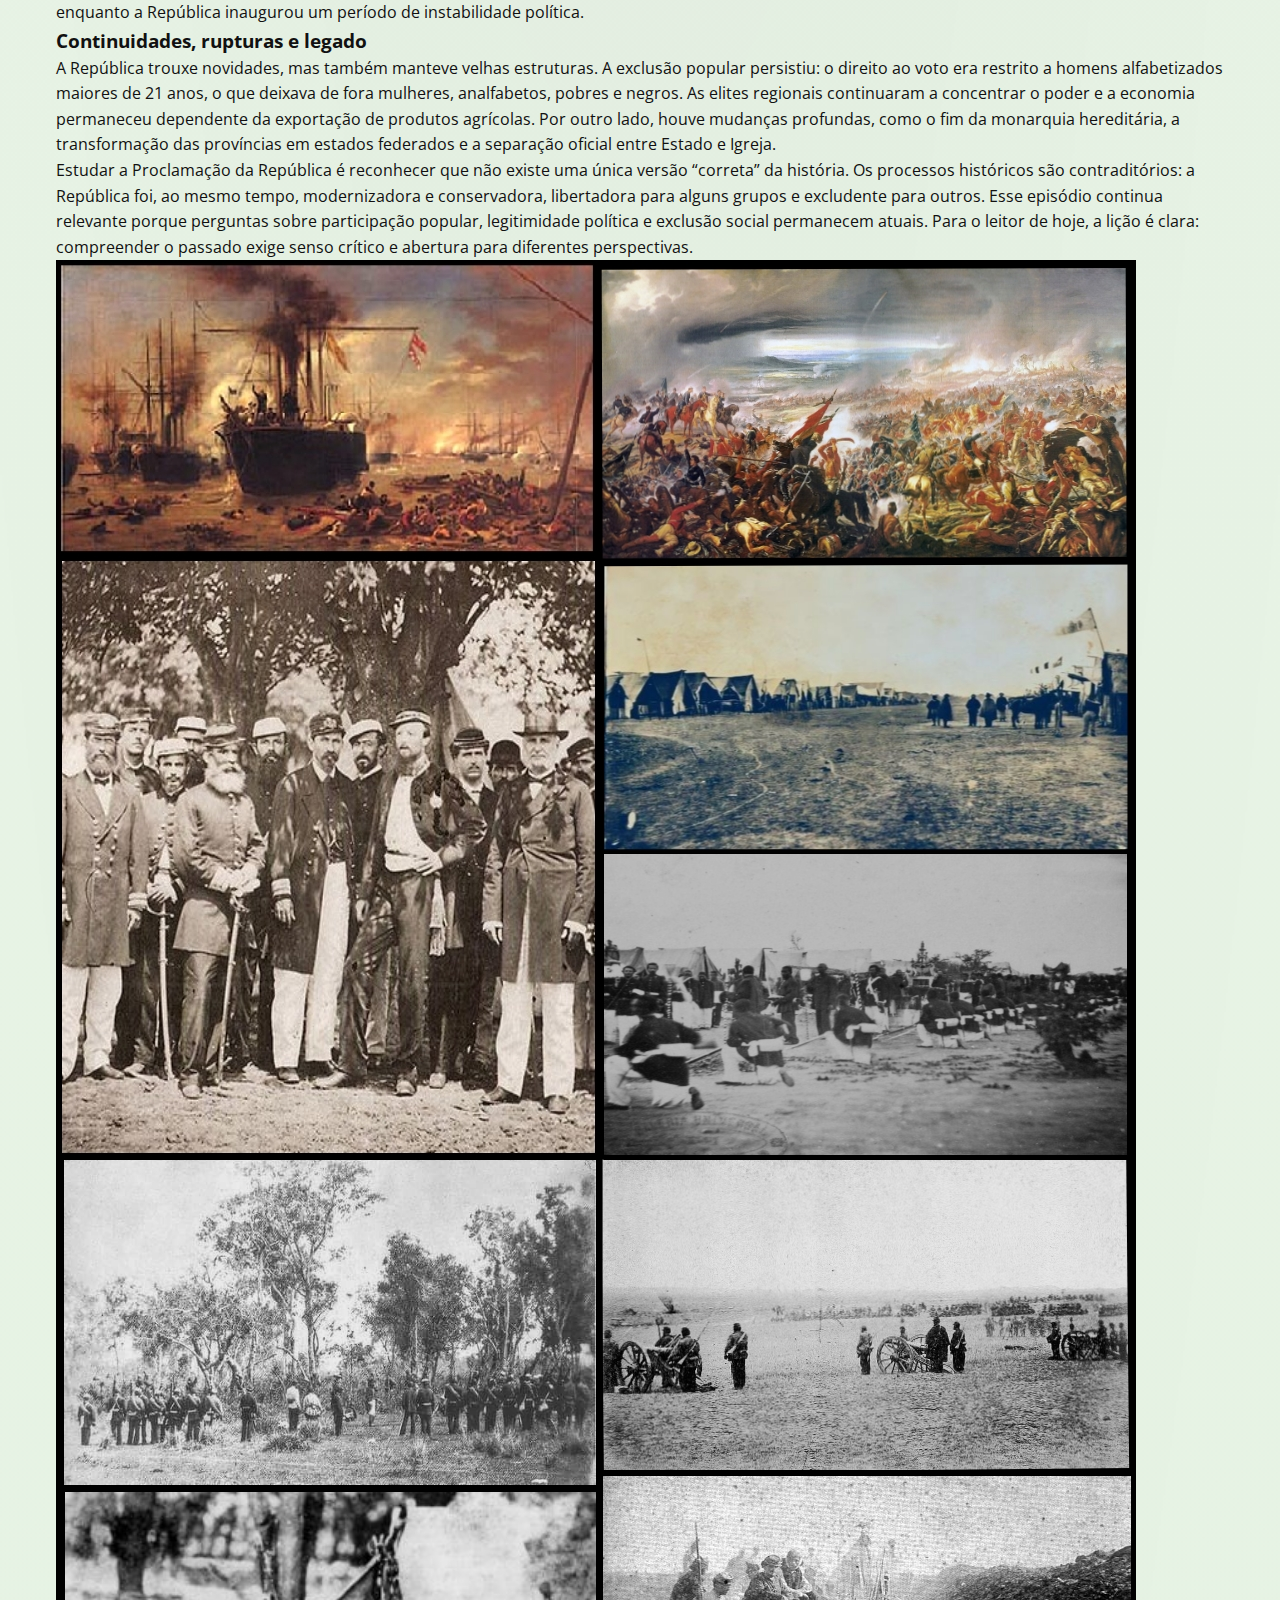
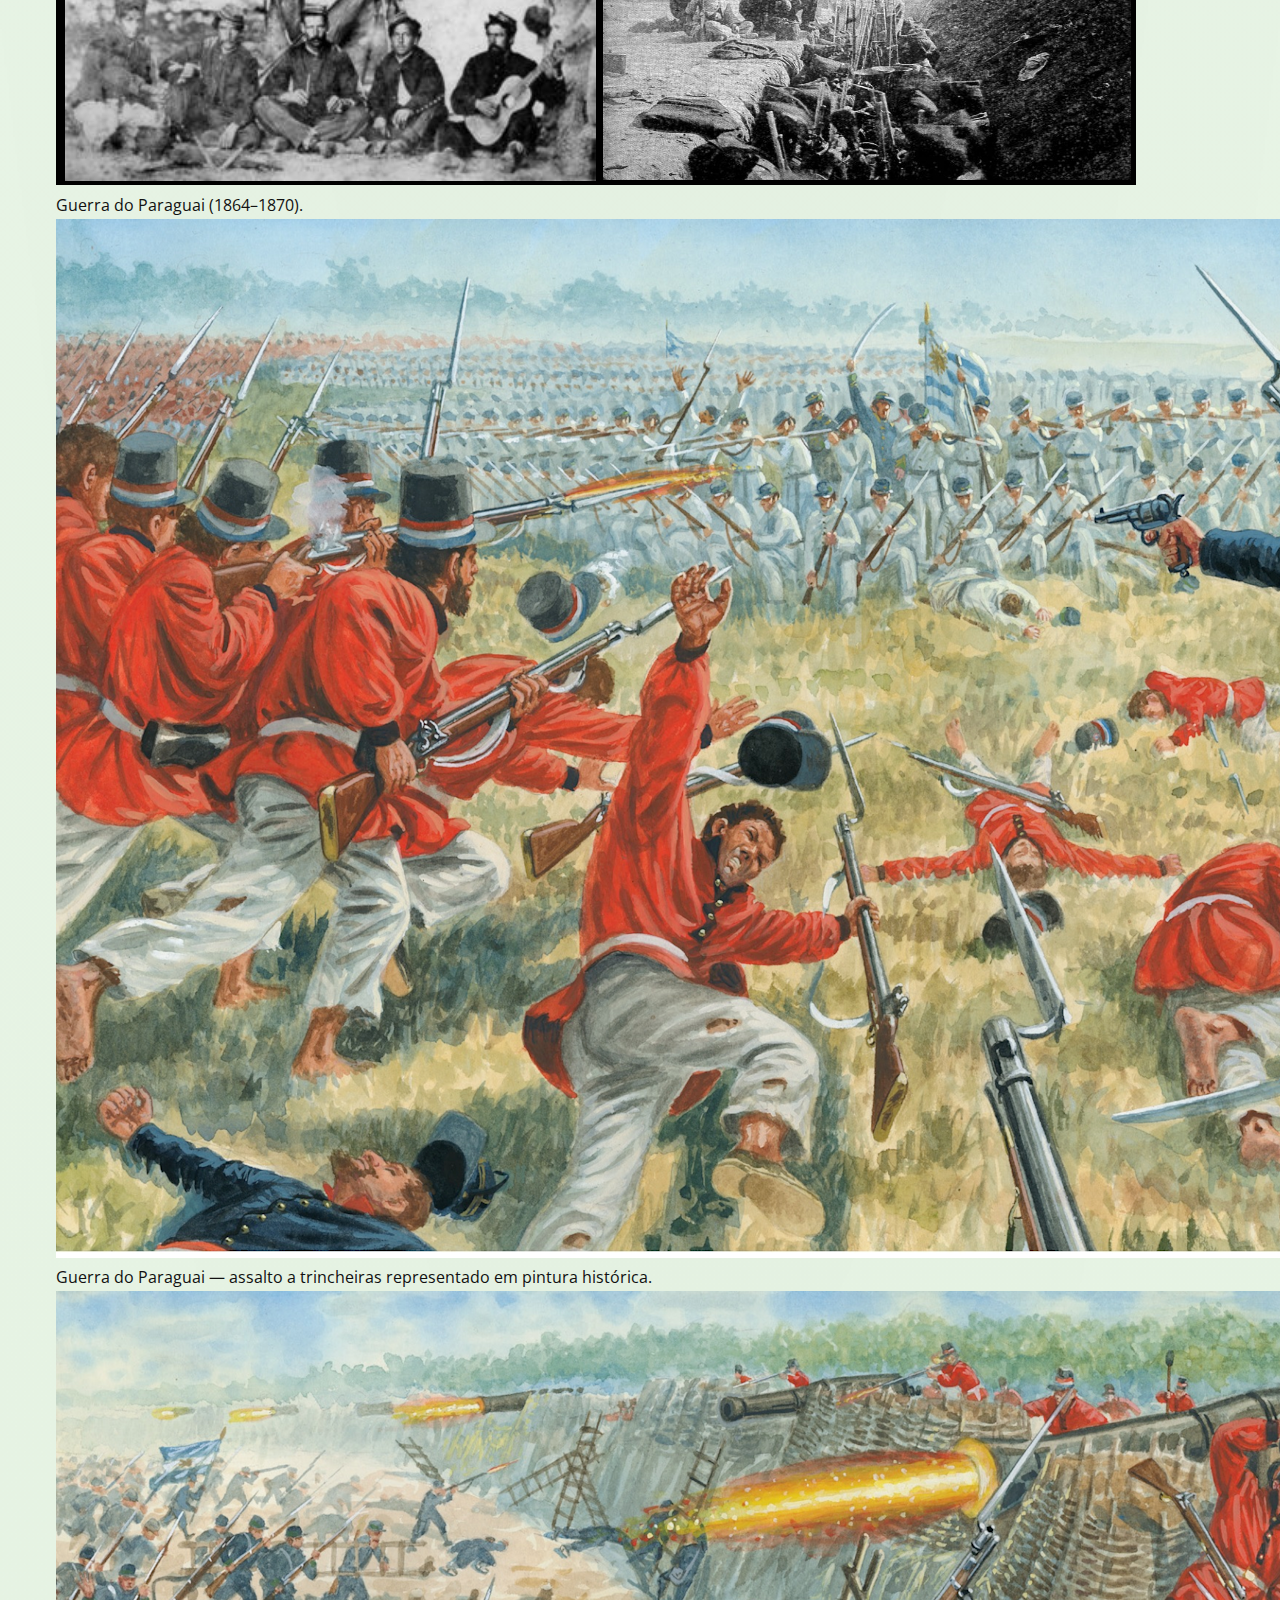
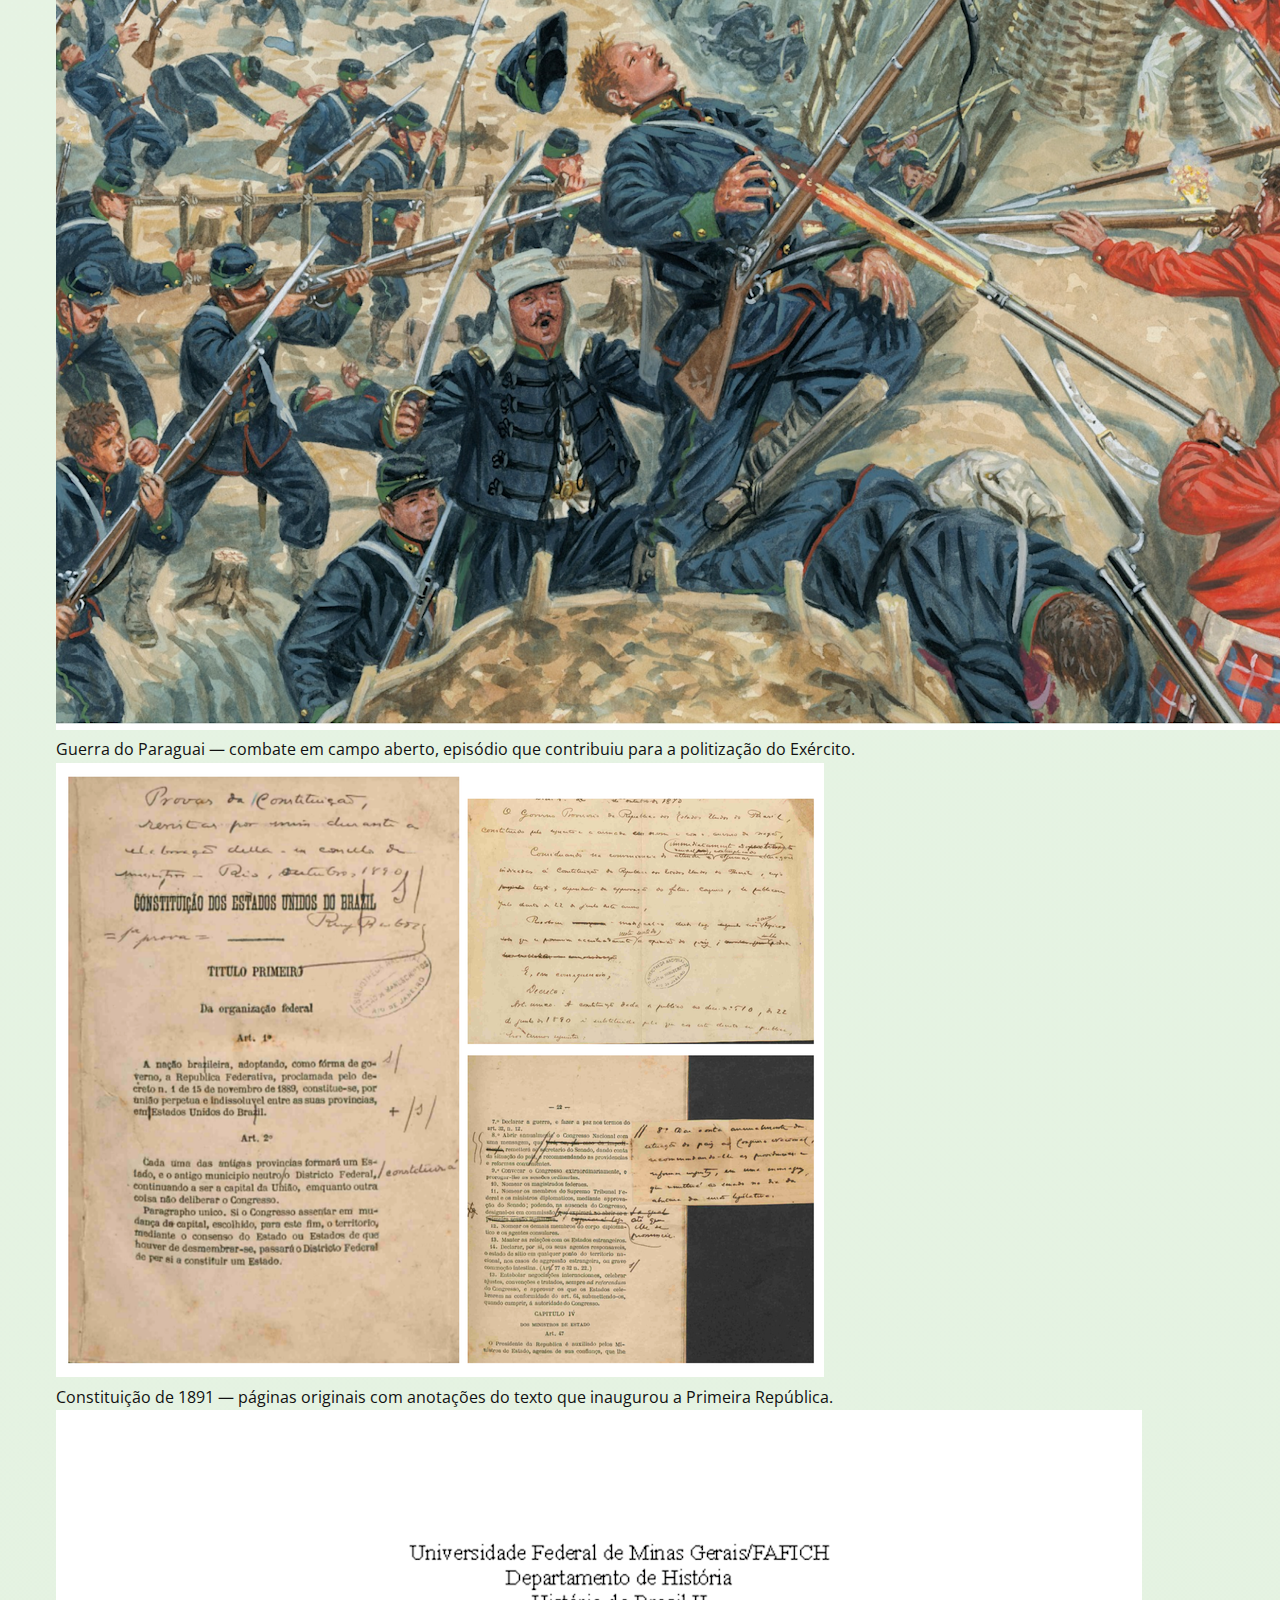
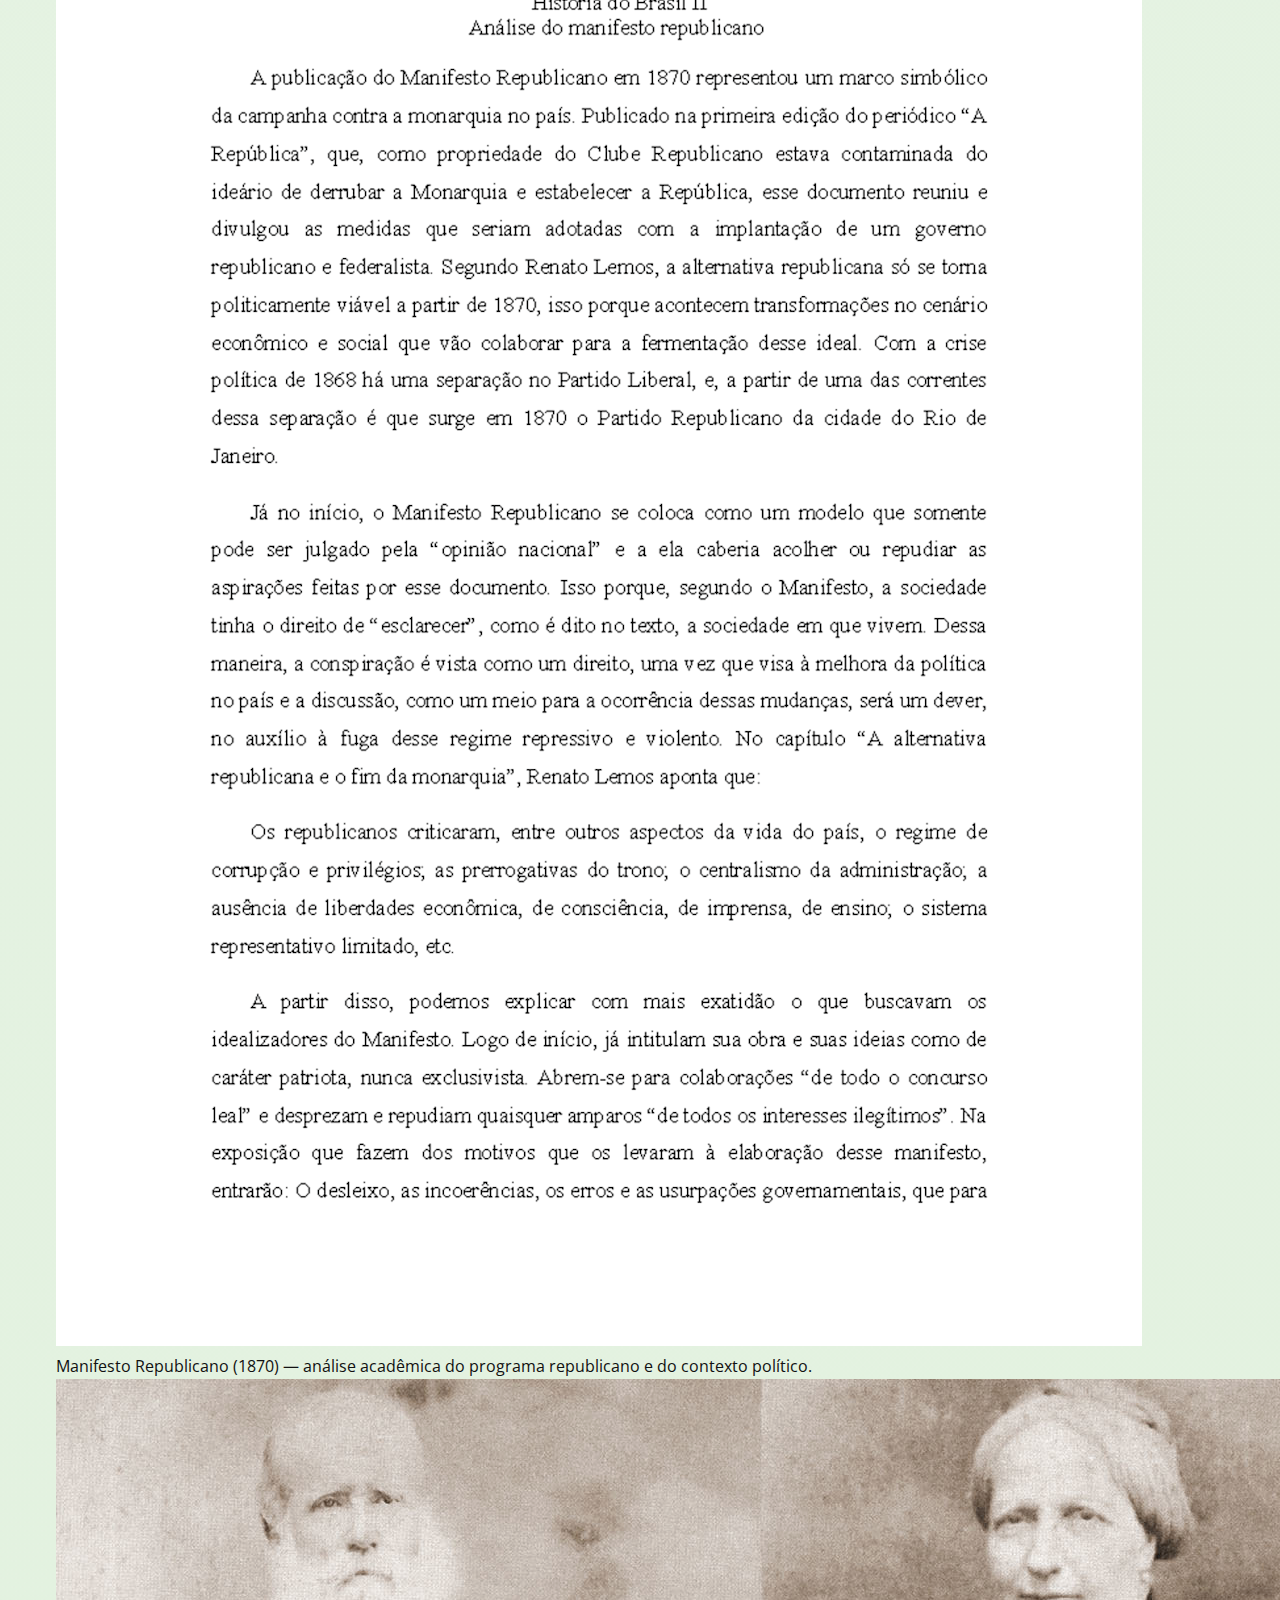
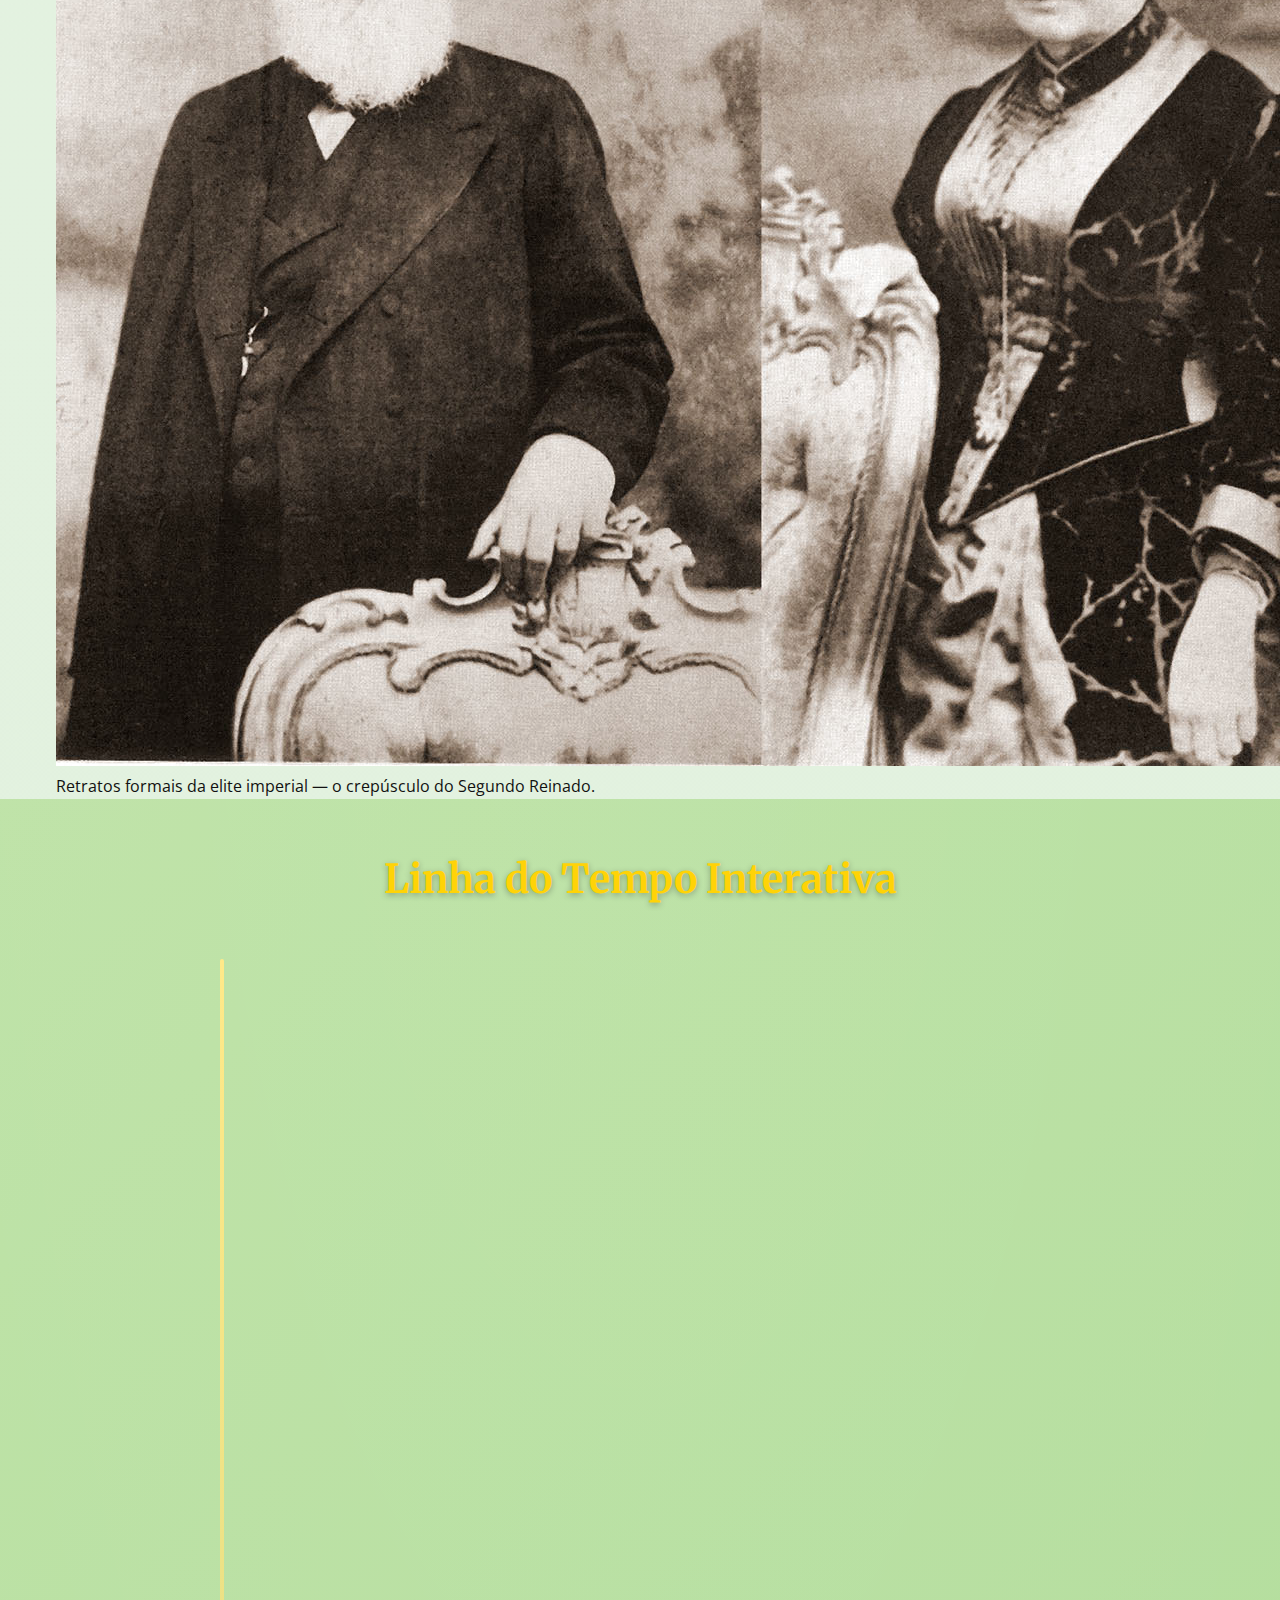
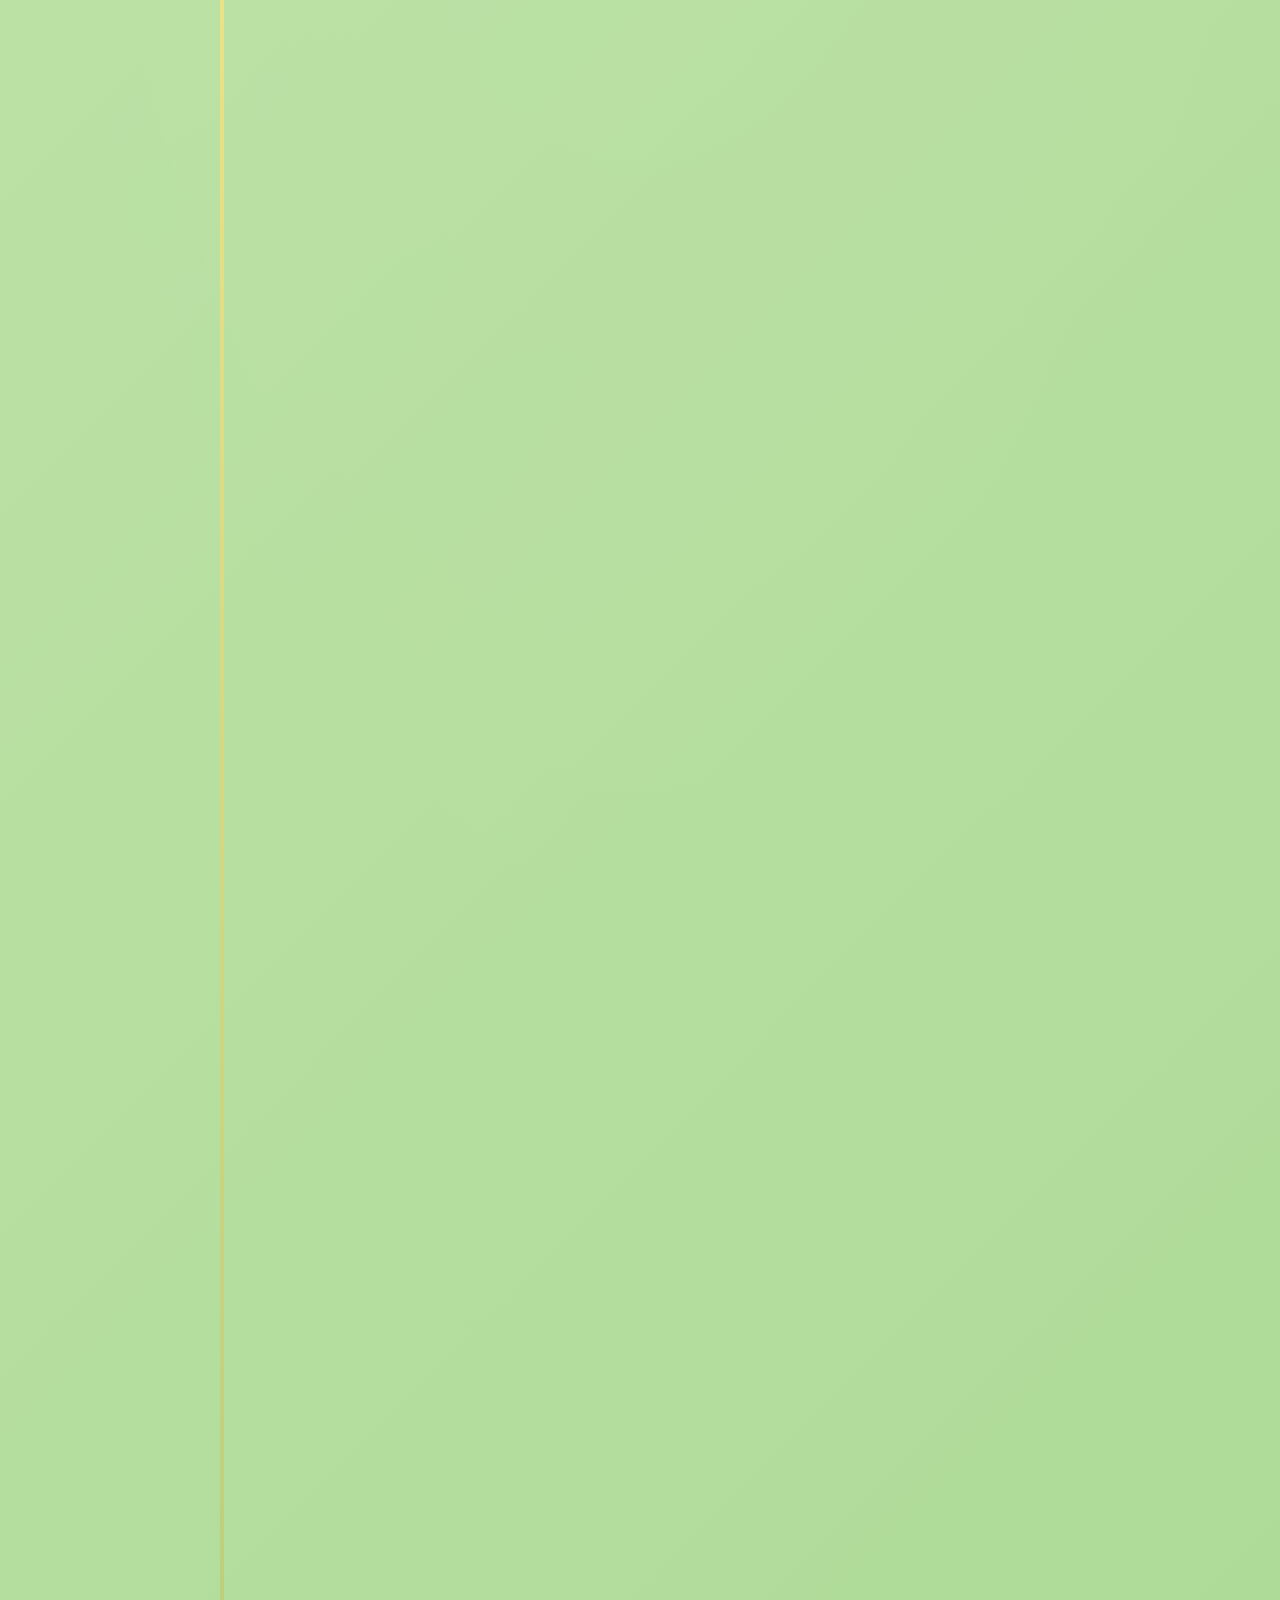
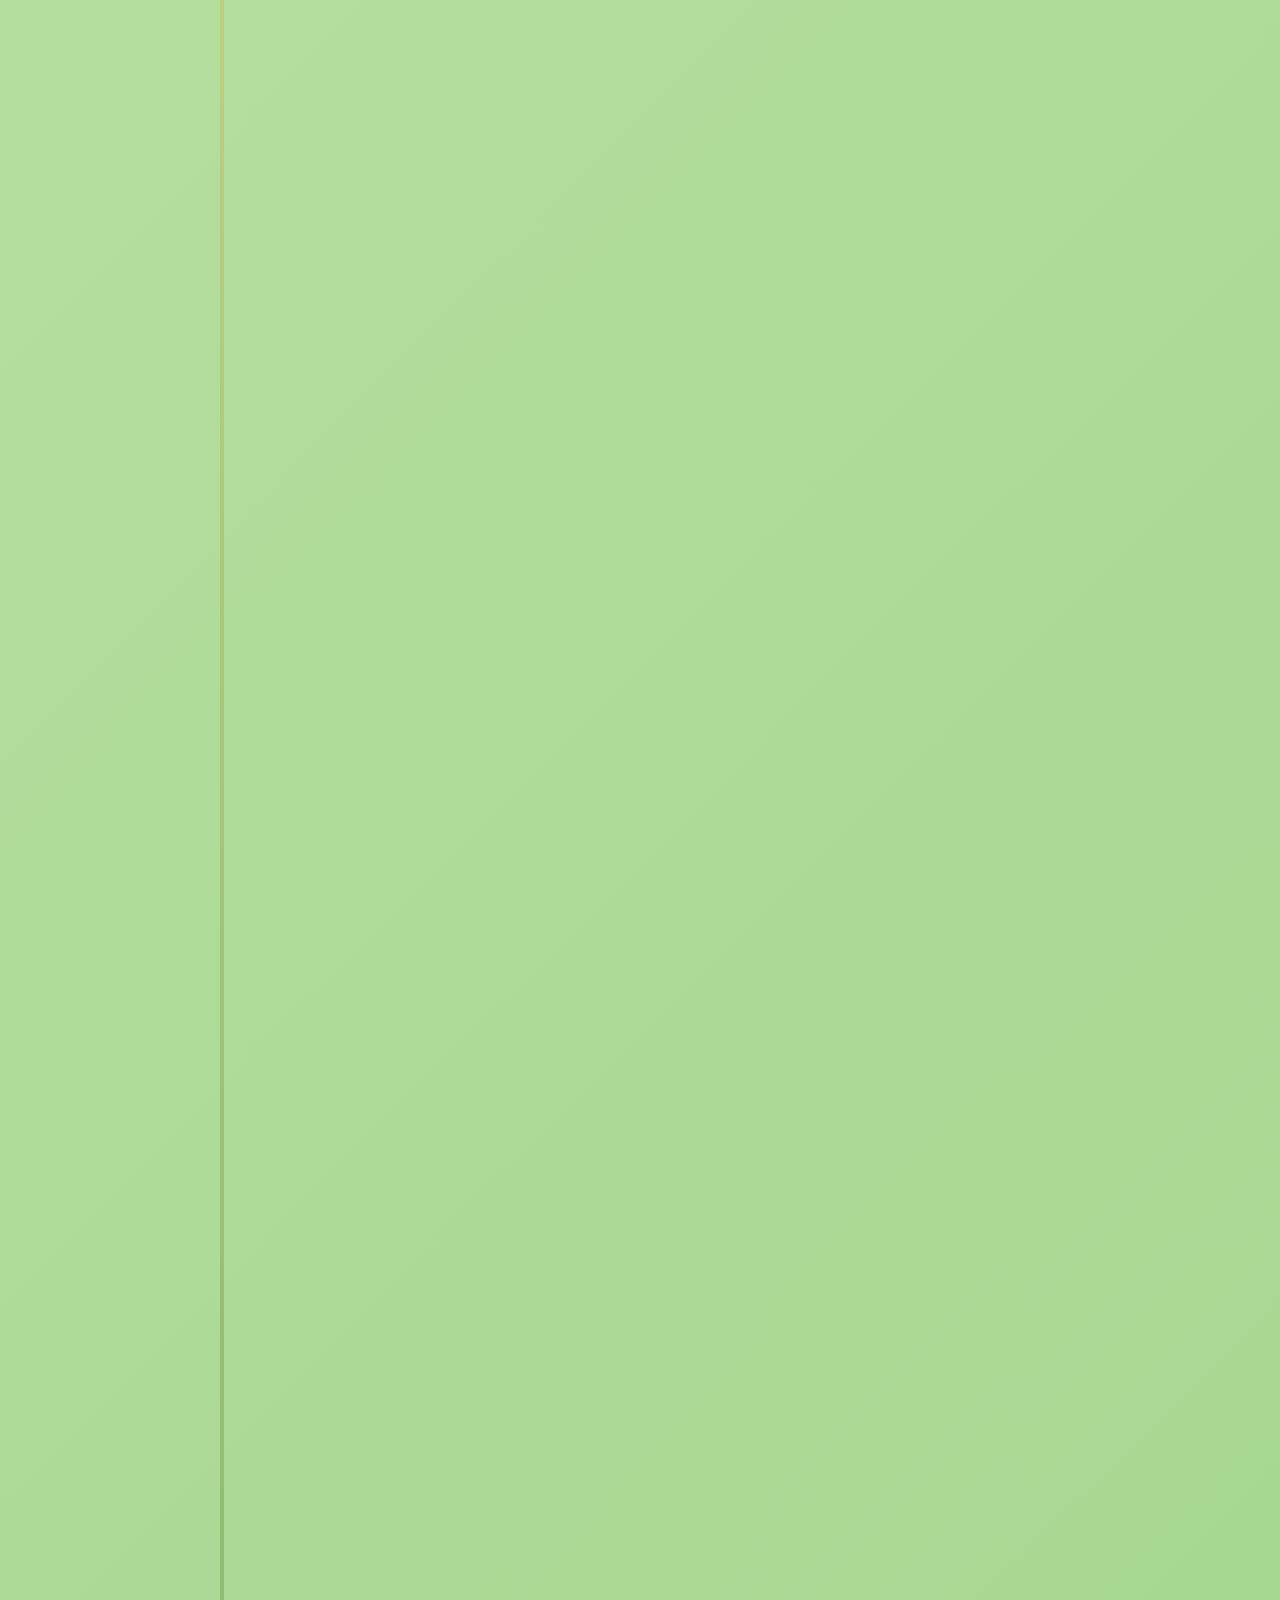
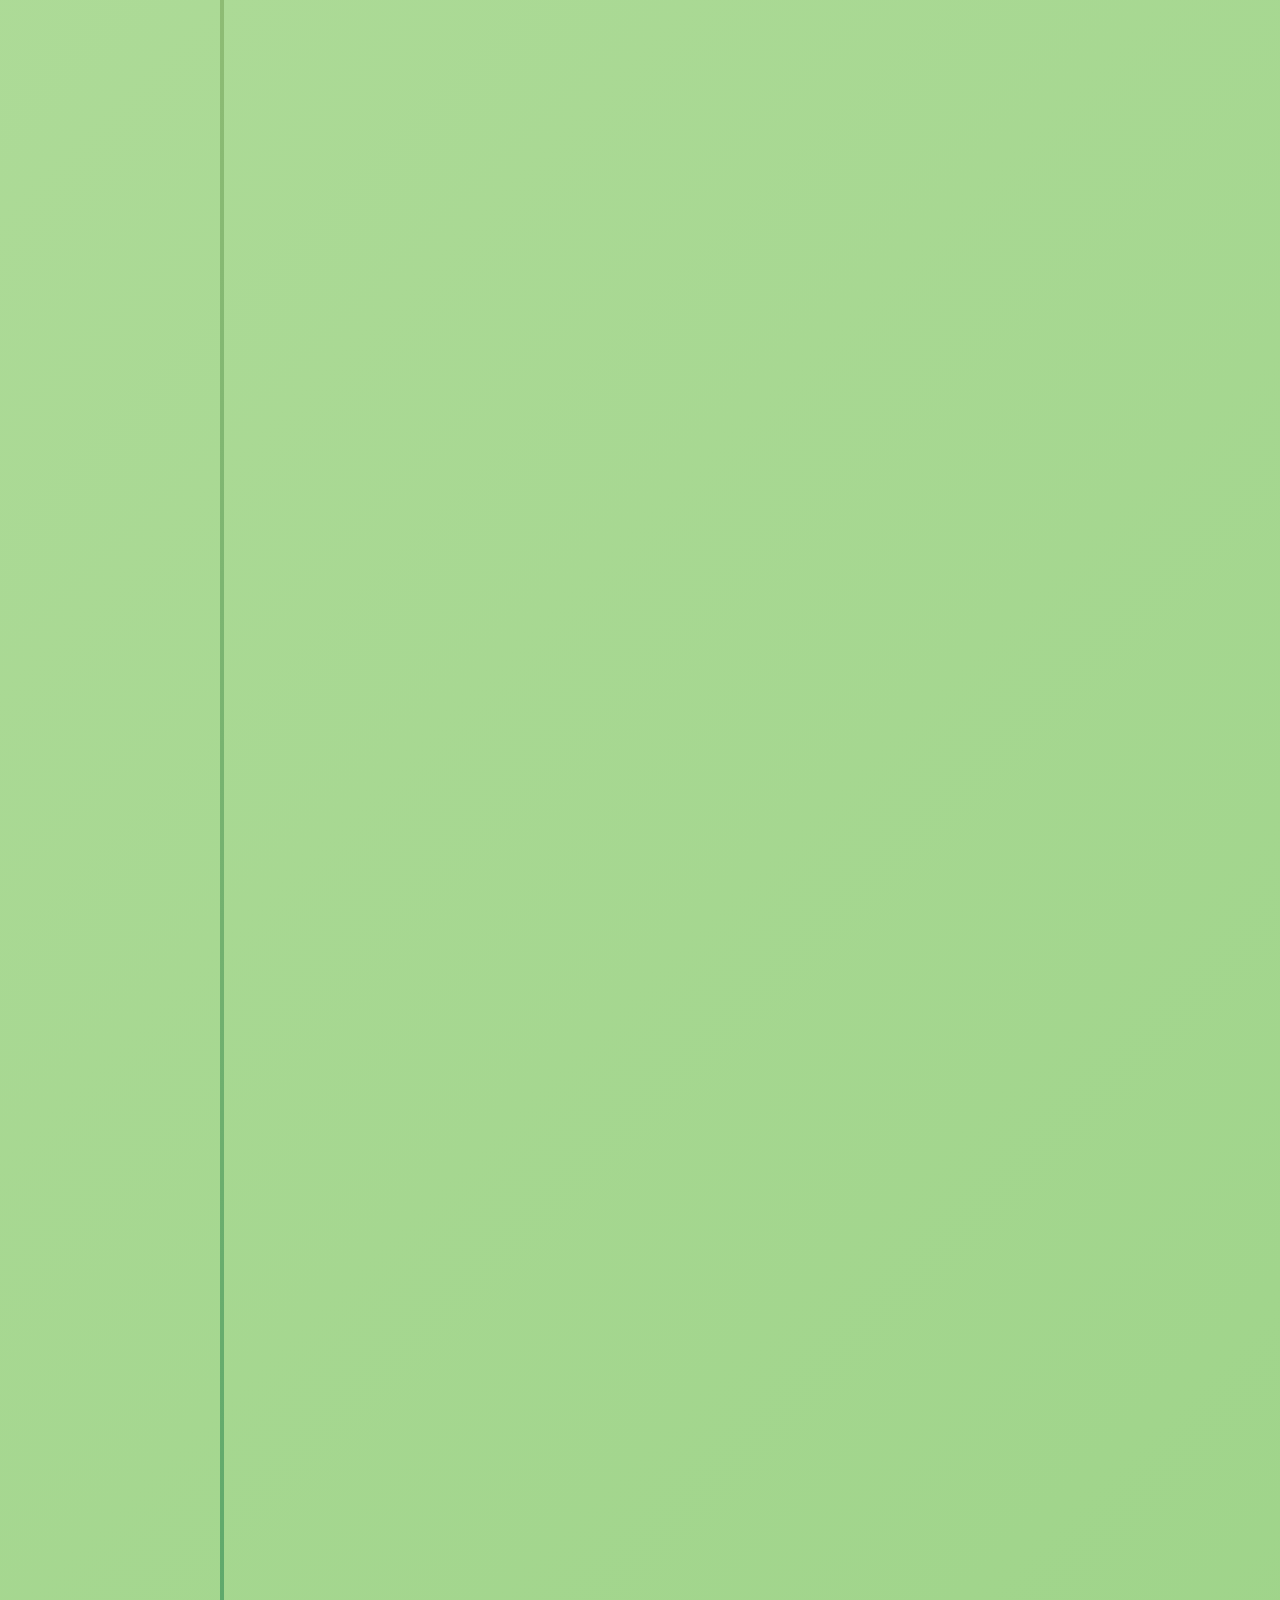
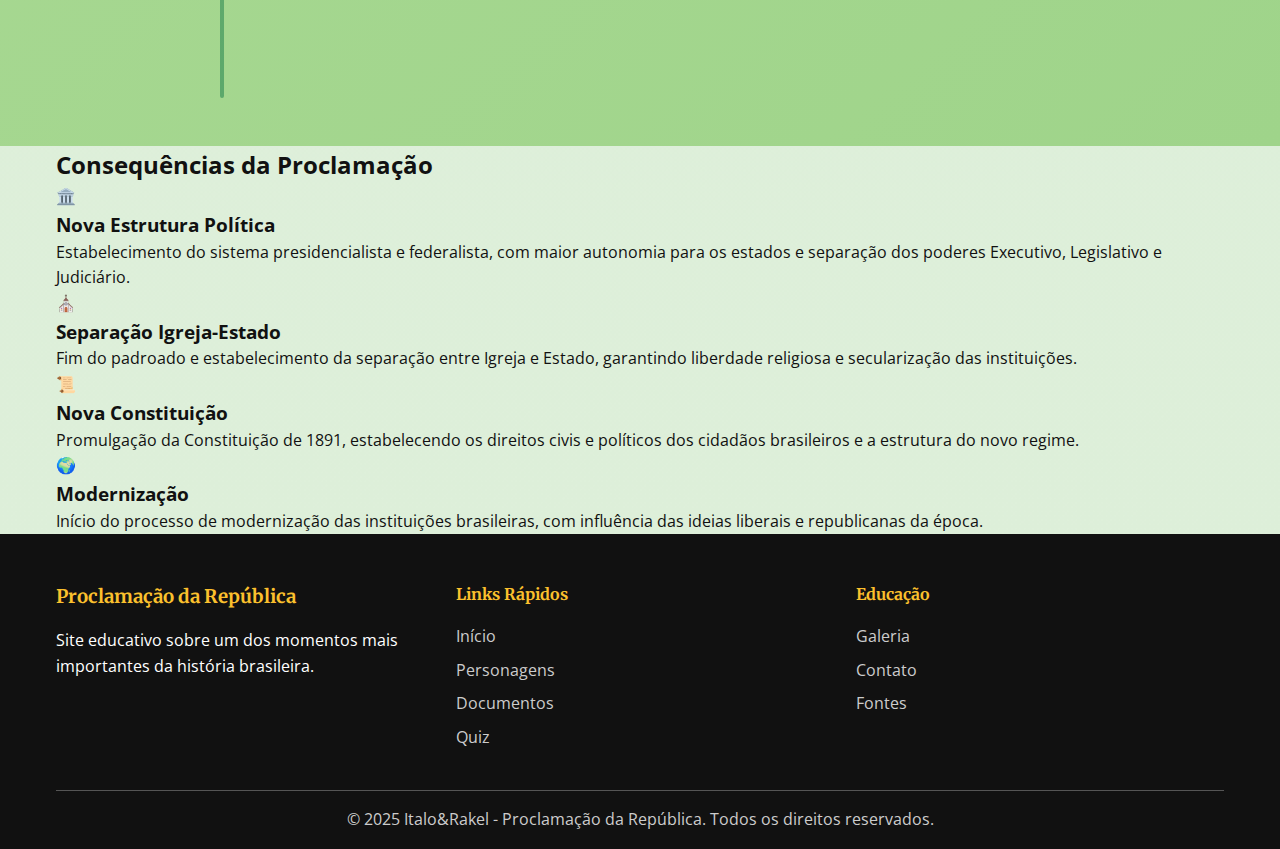
<file: historia.html>
<!DOCTYPE html>
<html lang="pt-BR">
<head>
    <meta charset="UTF-8">
    <meta name="viewport" content="width=device-width, initial-scale=1.0">
    <title>Eco da República | História da Proclamação da República</title>
    <meta name="description" content="Eco da República — história completa da Proclamação da República do Brasil em 1889. Timeline, contexto e consequências.">
    <meta name="keywords" content="história Brasil, Proclamação República, 1889, timeline histórica, Deodoro da Fonseca">
    
    <!-- Favicon -->
    <link rel="icon" type="image/x-icon" href="favicon.ico">
    <link rel="manifest" href="manifest.json">
    
    <!-- CSS -->
    <link rel="stylesheet" href="css/styles.css">
    <link rel="stylesheet" href="css/timeline.css">
    <link rel="stylesheet" href="css/a11y.css">
</head>
<body class="history-page">
    <!-- Skip Link -->
    <a href="#main-content" class="skip-link">Pular para o conteúdo principal</a>

    <!-- Header -->
    <header role="banner">
        <nav class="navbar" role="navigation" aria-label="Navegação principal">
            <div class="container">
                <div class="nav-brand">
                    <span class="brand-title">Eco da República</span>
                </div>
                <ul class="nav-menu" id="nav-menu" role="menubar">
                    <li role="none"><a href="index.html" class="nav-link" role="menuitem">Início</a></li>
                    <li role="none"><a href="historia.html" class="nav-link" role="menuitem" aria-current="page">História</a></li>
                    <li role="none"><a href="personagens.html" class="nav-link" role="menuitem">Personagens</a></li>
                    <li role="none"><a href="documentos.html" class="nav-link" role="menuitem">Documentos</a></li>
                    <li role="none"><a href="galeria.html" class="nav-link" role="menuitem">Galeria</a></li>
                    <li role="none"><a href="quiz.html" class="nav-link" role="menuitem">Quiz</a></li>
                    <li role="none"><a href="fontes.html" class="nav-link" role="menuitem">Fontes</a></li>
                    <li role="none"><a href="contato.html" class="nav-link" role="menuitem">Contato</a></li>
                </ul>
                <button class="nav-toggle" id="nav-toggle" aria-expanded="false" aria-controls="nav-menu" aria-label="Abrir menu de navegação">
                    <span></span>
                    <span></span>
                    <span></span>
                </button>
            </div>
        </nav>
    </header>

    <!-- Main Content -->
    <main id="main-content" role="main">
        <!-- Page Header -->
        <section class="page-header" role="banner" aria-labelledby="page-title">
            <div class="container">
                <h1 id="page-title">História da Proclamação da República</h1>
                <p>Conheça os eventos que levaram à Proclamação da República do Brasil em 15 de novembro de 1889 e suas consequências para a nação.</p>
            </div>
        </section>

        <!-- Context Section -->
        <section class="context-section" aria-labelledby="essay-title">
            <div class="container">
                
                <!-- Ensaio em estilo pergaminho -->
                <div class="historical-essay-wrap" aria-labelledby="essay-title">
                    <article class="historical-essay">
                        <h2 id="essay-title">Proclamação da República: uma história real e cativante</h2>
                        <p>A Proclamação da República em 15 de novembro de 1889 costuma ser apresentada como um momento heroico. Na verdade, ela foi o ápice de um processo de desgaste da monarquia que se estendeu por mais de duas décadas.</p>
                        
                        <p>Esse contexto é fundamental para entender por que um país que parecia estável de repente se transformou numa república.</p>
                        
                        <h3>Antes da queda do trono: crise e mobilização</h3>
                        
                        <p>Logo após a Guerra do Paraguai (1864-1870), o Império enfrentava problemas estruturais. A vitória veio acompanhada de endividamento, de milhares de mortos e, paradoxalmente, de um Exército politizado que passou a se ver como "salvador da pátria".</p>
                        
                        <p>Diversos oficiais, como Deodoro da Fonseca e Benjamin Constant, adquiriram consciência política e passaram a questionar a monarquia.</p>
                        
                        <p>Em 1870, o Manifesto Republicano denunciou o Poder Moderador como "onipotente" e defendeu soberania popular, federalismo e o fim do poder hereditário.</p>
                        
                        <p>Três anos depois, a Convenção de Itu, com predominância de cafeicultores, fundou o Partido Republicano Paulista, símbolo do apoio de parte da elite econômica à mudança de regime.</p>
                        
                        <p>Nos anos seguintes, três crises abalaram a aliança entre o trono, a Igreja e os militares:</p>
                        
                        <p><strong>A Questão Religiosa (1872-1875)</strong> expôs o atrito entre bispos e o Estado, quando dois prelados foram presos por resistirem à interferência imperial.</p>
                        
                        <p><strong>A Questão Militar (1884-1887)</strong> revelou o descontentamento dos oficiais com a proibição de participação política e com a remuneração inadequada.</p>
                        
                        <p><strong>A abolição da escravidão em 1888</strong>, aprovada sem indenização aos senhores de escravos, rompeu a aliança entre grandes fazendeiros e o imperador, pois a elite cafeeira temia perdas econômicas.</p>
                        <h3>O dia 15 de novembro: militares à frente e baixa participação popular</h3>
                        
                        <p>Às vésperas de 15 de novembro de 1889, uma articulação de republicanos e oficiais positivistas entrou em marcha.</p>
                        
                        <p>O professor Benjamin Constant ajudou a difundir ideais republicanos entre jovens militares. O marechal Deodoro da Fonseca, amigo de Dom Pedro II, foi convencido a participar após receber a informação de que o objetivo imediato seria depor o gabinete ministerial, não abolir a monarquia.</p>
                        
                        <p>Na madrugada, o Visconde de Ouro Preto avisou ao imperador sobre a sublevação militar.</p>
                        
                        <p>Pela manhã, tropas lideradas por Deodoro cercaram o Campo de Santana e prenderam o chefe de gabinete.</p>
                        
                        <p>À tarde, Deodoro enviou carta comunicando a deposição do ministério e, ao fim do dia, ocorreu na Câmara Municipal uma proclamação civil com participação ativa de José do Patrocínio; a formalização do novo regime deu-se pelo Decreto nº 1 do Governo Provisório.</p>
                        
                        <p>Não houve consulta popular; o cronista Aristides Lobo registrou que "o povo assistiu àquilo bestializado", isto é, sem compreender o que se passava.</p>
                        
                        <p>Dom Pedro II, acreditando que a crise seria contornada, permaneceu em Petrópolis. Só na madrugada de 17 de novembro, após pressões do Governo Provisório, a família imperial embarcou para o exílio.</p>
                        <h3>O Governo Provisório e suas contradições</h3>
                        <p>O Governo Provisório, com Deodoro da Fonseca à frente, concentrou poderes e adotou medidas de largo alcance: separou a Igreja do Estado, transformou as antigas províncias em estados federados e concedeu cidadania a estrangeiros residentes. Contudo, a política econômica expansionista do ministro da Fazenda Rui Barbosa – o chamado Encilhamento – levou a inflação, especulação e falências em cadeia.</p>
                        <p>Em fevereiro de 1891, uma nova Constituição instituiu um sistema presidencialista, federalismo inspirado no modelo norte-americano, voto direto masculino restrito a alfabetizados com mais de 21 anos e a separação entre os três poderes. A exemplo dos Estados Unidos, o Estado passou a ser oficialmente laico.</p>
                        <p>Em novembro de 1891, Deodoro dissolveu o Congresso e instaurou estado de sítio, desencadeando a Primeira Revolta da Armada. Para evitar uma guerra civil, renunciou em 23 de novembro e foi substituído pelo vice, o marechal Floriano Peixoto.</p>
                        <p>Floriano assumiu em meio à turbulência e ficou conhecido como “Marechal de Ferro”: enfrentou a Segunda Revolta da Armada e a Revolução Federalista, usando a força para consolidar o regime. Em 1º de março de 1894, a eleição de Prudente de Morais inaugurou o primeiro governo civil da República e marcou o fim da chamada República da Espada, abrindo caminho para a hegemonia das oligarquias cafeeiras.</p>
                        <h3>Vozes da história: interpretações e disputas</h3>
                        <p>Historiadores divergem quanto à legitimidade da Proclamação. José Murilo de Carvalho argumenta que se tratou de um golpe de Estado executado por uma minoria de bacharéis, jornalistas, advogados, engenheiros e cafeicultores que não representavam a maioria da população. Para ele, o “pecado original” da República foi a exclusão popular: mesmo após o novo regime, as massas continuaram afastadas da política.</p>
                        <p>Outros, como o historiador Marcos Napolitano, apresentam uma visão mais nuançada. Ele reconhece os elementos golpistas, mas lembra que a monarquia estava historicamente ligada à escravidão e que a fundação da República, embora pouco democrática, foi um avanço na direção da modernização.</p>
                        <p>Representantes do movimento monarquista contemporâneo, como Luiz Philippe de Orleans e Bragança, consideram a Proclamação um golpe de uma minoria aliada aos latifundiários, aos militares, a setores da Igreja e da maçonaria. Na visão deles, o Império oferecia estabilidade e modernização, enquanto a República inaugurou um período de instabilidade política.</p>
                        <h3>Continuidades, rupturas e legado</h3>
                        <p>A República trouxe novidades, mas também manteve velhas estruturas. A exclusão popular persistiu: o direito ao voto era restrito a homens alfabetizados maiores de 21 anos, o que deixava de fora mulheres, analfabetos, pobres e negros. As elites regionais continuaram a concentrar o poder e a economia permaneceu dependente da exportação de produtos agrícolas. Por outro lado, houve mudanças profundas, como o fim da monarquia hereditária, a transformação das províncias em estados federados e a separação oficial entre Estado e Igreja.</p>
                        <p>Estudar a Proclamação da República é reconhecer que não existe uma única versão “correta” da história. Os processos históricos são contraditórios: a República foi, ao mesmo tempo, modernizadora e conservadora, libertadora para alguns grupos e excludente para outros. Esse episódio continua relevante porque perguntas sobre participação popular, legitimidade política e exclusão social permanecem atuais. Para o leitor de hoje, a lição é clara: compreender o passado exige senso crítico e abertura para diferentes perspectivas.</p>
                    </article>
                        </div>
                
                <!-- Primeira imagem após o ensaio, antes dos mapas -->
                <figure class="essay-after">
                    <img src="images/conteudo/GUERRaPARAGUAI.jpg" alt="Montagem de cenas da Guerra do Paraguai, com batalhas e tropas em campo" loading="lazy">
                    <figcaption>Guerra do Paraguai (1864–1870).</figcaption>
                </figure>
                
                <figure class="essay-after essay-after--sm">
                    <img src="images/conteudo/Cena de combate detalhada do conflito paraguaio.jpg.jpg" alt="Ataque a trincheiras durante a Guerra do Paraguai, com artilharia e combate próximo" loading="lazy">
                    <figcaption>Guerra do Paraguai — assalto a trincheiras representado em pintura histórica.</figcaption>
                </figure>
                
                <figure class="essay-after essay-after--sm">
                    <img src="images/conteudo/Batalha da Guerra do Paraguai, ilustrando o conflito que politizou o exército.jpg.jpg" alt="Cena de batalha da Guerra do Paraguai com soldados em uniforme vermelho avançando" loading="lazy">
                    <figcaption>Guerra do Paraguai — combate em campo aberto, episódio que contribuiu para a politização do Exército.</figcaption>
                </figure>

                <figure class="essay-after essay-after--sm">
                    <img src="images/conteudo/Páginas originais da Constituição de 1891.jpg" alt="Páginas originais anotadas da Constituição de 1891" loading="lazy">
                    <figcaption>Constituição de 1891 — páginas originais com anotações do texto que inaugurou a Primeira República.</figcaption>
                </figure>

                <figure class="essay-after essay-after--sm">
                    <img src="images/conteudo/Análise acadêmica do Manifesto Republicano de 1870.jpg" alt="Página de análise acadêmica do Manifesto Republicano de 1870" loading="lazy">
                    <figcaption>Manifesto Republicano (1870) — análise acadêmica do programa republicano e do contexto político.</figcaption>
                </figure>

                <figure class="essay-after essay-after--sm">
                    <img src="images/conteudo/Retrato formal de membros da aristocracia imperial.jpg" alt="Retratos formais de figuras da elite imperial no fim do Segundo Reinado" loading="lazy">
                    <figcaption>Retratos formais da elite imperial — o crepúsculo do Segundo Reinado.</figcaption>
                </figure>
                
                
                    </div>
        </section>

        <!-- Timeline Section -->
        <section class="timeline-section" aria-labelledby="timeline-title">
            <div class="container">
                <h2 id="timeline-title">Linha do Tempo Interativa</h2>
                
                <!-- Visual Timeline -->
                <div class="timeline" id="timeline-container" role="region" aria-label="Timeline visual dos eventos históricos">
                    <article class="timeline-item" tabindex="0">
                        <div class="timeline-marker" aria-hidden="true"></div>
                        <div class="timeline-content">
                            <div class="timeline-date">1870</div>
                            <h3>Manifesto Republicano</h3>
                            <p>Publicação do Manifesto Republicano, documento que estabeleceu as bases ideológicas do movimento republicano brasileiro. O manifesto criticava a monarquia e defendia a república federativa.</p>
                            <ul>
                                <li>Críticas ao sistema monárquico</li>
                                <li>Defesa do federalismo</li>
                                <li>Influência das ideias liberais</li>
                            </ul>
                            <div class="timeline-image">
                                <img src="images/conteudo/O-Manifesto-Republicano.jpg" 
                                     alt="Capa do Manifesto Republicano de 1870" 
                                     loading="lazy">
                                <figcaption>Manifesto Republicano - 1870</figcaption>
                            </div>
                        </div>
                    </article>

                    <article class="timeline-item" tabindex="0">
                        <div class="timeline-marker" aria-hidden="true"></div>
                        <div class="timeline-content">
                            <div class="timeline-date">1888</div>
                            <h3>Lei Áurea - Abolição da Escravidão</h3>
                            <p>A assinatura da Lei Áurea pela Princesa Isabel em 13 de maio de 1888 aboliu definitivamente a escravidão no Brasil, mas também alienou os proprietários rurais que eram os principais sustentáculos do regime imperial.</p>
                            <ul>
                                <li>Fim da escravidão no Brasil</li>
                                <li>Alienação dos proprietários rurais</li>
                                <li>Enfraquecimento do Império</li>
                                <li>Conflito entre cafeicultores e abolicionistas</li>
                            </ul>
                            <div class="timeline-image">
                                <img src="images/conteudo/crise_segundo_reinado.jpg" 
                                     alt="Charge histórica mostrando o conflito entre cafeicultores e abolicionistas" 
                                     loading="lazy">
                                <figcaption>Charge: Conflito entre cafeicultores e abolicionistas</figcaption>
                            </div>
                        </div>
                    </article>

                    <article class="timeline-item" tabindex="0">
                        <div class="timeline-marker" aria-hidden="true"></div>
                        <div class="timeline-content">
                            <div class="timeline-date">14 de Novembro de 1889</div>
                            <h3>Véspera da Proclamação</h3>
                            <p>Circulam boatos sobre ordem de prisão para Benjamin Constant e Deodoro da Fonseca. O contingente do Exército se rebela. O Visconde de Ouro Preto comunica o imperador. Deodoro encontra-se incapacitado por crise de asma.</p>
                            <ul>
                                <li>Boatos de prisão dos líderes republicanos</li>
                                <li>Rebelião do Exército</li>
                                <li>Deodoro doente com crise de asma</li>
                            </ul>
                            <div class="timeline-image">
                                <img src="images/conteudo/jornal.jpg" 
                                     alt="Jornal da República de 16 de novembro de 1889" 
                                     loading="lazy">
                                <figcaption>Jornal da República - 16/11/1889</figcaption>
                            </div>
                        </div>
                    </article>

                    <article class="timeline-item featured" tabindex="0">
                        <div class="timeline-marker" aria-hidden="true"></div>
                        <div class="timeline-content">
                            <div class="timeline-date">15 de Novembro de 1889</div>
                            <h3>Proclamação da República</h3>
                            <p>O marechal Deodoro da Fonseca proclama a República no Campo de Santana, Rio de Janeiro. Dom Pedro II é deposto e a família imperial é exilada. Início da República Federativa do Brasil.</p>
                            <ul>
                                <li>Visconde de Ouro Preto busca refúgio no quartel do Exército</li>
                                <li>Rebeldes marcham para Campo de Santana</li>
                                <li>Deodoro, mesmo doente, chega ao campo de batalha</li>
                                <li>Deodoro dá voz de prisão a Ouro Preto</li>
                                <li>O Barão de Ladário, ministro da Marinha, resiste à deposição e é preso pelas tropas republicanas</li>
                                <li>Republicanos formalizam a abolição da monarquia</li>
                                <li>Deodoro assina a carta que institui o governo provisório</li>
                                <li>A família imperial embarca no navio Alagoas rumo ao exílio na Europa</li>
                            </ul>
                            <div class="timeline-image">
                                <img src="images/site/backgrounds/Proclamação_da_República_by_Benedito_Calixto_1893.jpg.jpg" 
                                     alt="Pintura histórica da Proclamação da República por Benedito Calixto" 
                                     loading="lazy">
                                <figcaption>Proclamação da República - Benedito Calixto (1893)</figcaption>
                            </div>
                        </div>
                    </article>

                    <article class="timeline-item" tabindex="0">
                        <div class="timeline-marker" aria-hidden="true"></div>
                        <div class="timeline-content">
                            <div class="timeline-date">1891</div>
                            <h3>Primeira Constituição Republicana</h3>
                            <p>Promulgação da primeira Constituição da República Federativa do Brasil, estabelecendo o sistema presidencialista, o federalismo e a separação entre Igreja e Estado.</p>
                            <ul>
                                <li>Sistema presidencialista</li>
                                <li>Federalismo</li>
                                <li>Separação Igreja-Estado</li>
                                <li>Direitos civis e políticos</li>
                            </ul>
                            <div class="timeline-image">
                                <img src="images/conteudo/contituiçãoBrasil.jpg" 
                                     alt="Primeira Constituição da República dos Estados Unidos do Brasil de 1891" 
                                     loading="lazy">
                                <figcaption>Constituição da República dos Estados Unidos do Brasil (1891)</figcaption>
                            </div>
                        </div>
                    </article>

                    <article class="timeline-item" tabindex="0">
                        <div class="timeline-marker" aria-hidden="true"></div>
                        <div class="timeline-content">
                            <div class="timeline-date">1891-1894</div>
                            <h3>Governo Provisório e Primeira República</h3>
                            <p>Deodoro da Fonseca assume como primeiro presidente da República, seguido por Floriano Peixoto. Período de consolidação das instituições republicanas.</p>
                            <ul>
                                <li>Deodoro da Fonseca (1889-1891)</li>
                                <li>Floriano Peixoto (1891-1894)</li>
                                <li>Consolidação republicana</li>
                                <li>Modernização das instituições</li>
                            </ul>
                            <div class="timeline-image">
                                <img src="images/conteudo/A-República-da-Espada,primeira_republica.jpg" 
                                     alt="A República da Espada - Deodoro da Fonseca e Floriano Peixoto" 
                                     loading="lazy">
                                <figcaption>A República da Espada - Deodoro da Fonseca e Floriano Peixoto</figcaption>
                            </div>
                        </div>
                    </article>
                </div>

                <!-- List Timeline -->
                <div class="timeline-list" id="timeline-list-container" role="region" aria-label="Lista dos eventos históricos">
                    <article class="timeline-list-item">
                        <div class="timeline-list-header">
                            <div class="timeline-list-date">1870</div>
                        </div>
                        <h3 class="timeline-list-title">Manifesto Republicano</h3>
                        <div class="timeline-list-content">
                            <p>Publicação do Manifesto Republicano, documento que estabeleceu as bases ideológicas do movimento republicano brasileiro. O manifesto criticava a monarquia e defendia a república federativa.</p>
            </div>
                    </article>

                    <article class="timeline-list-item">
                        <div class="timeline-list-header">
                            <div class="timeline-list-date">1888</div>
                        </div>
                        <h3 class="timeline-list-title">Lei Áurea - Abolição da Escravidão</h3>
                        <div class="timeline-list-content">
                            <p>A assinatura da Lei Áurea pela Princesa Isabel em 13 de maio de 1888 aboliu definitivamente a escravidão no Brasil, mas também alienou os proprietários rurais que eram os principais sustentáculos do regime imperial.</p>
                    </div>
                    </article>

                    <article class="timeline-list-item featured">
                        <div class="timeline-list-header">
                            <div class="timeline-list-date">15 de Novembro de 1889</div>
                        </div>
                        <h3 class="timeline-list-title">Proclamação da República</h3>
                        <div class="timeline-list-content">
                            <p>O marechal Deodoro da Fonseca proclama a República no Campo de Santana, Rio de Janeiro. Dom Pedro II é deposto e a família imperial é exilada. Início da República Federativa do Brasil.</p>
                    </div>
                    </article>

                    <article class="timeline-list-item">
                        <div class="timeline-list-header">
                            <div class="timeline-list-date">1891</div>
                        </div>
                        <h3 class="timeline-list-title">Primeira Constituição Republicana</h3>
                        <div class="timeline-list-content">
                            <p>Promulgação da primeira Constituição da República Federativa do Brasil, estabelecendo o sistema presidencialista, o federalismo e a separação entre Igreja e Estado.</p>
                    </div>
                    </article>

                    <article class="timeline-list-item">
                        <div class="timeline-list-header">
                            <div class="timeline-list-date">1891-1894</div>
                        </div>
                        <h3 class="timeline-list-title">Governo Provisório e Primeira República</h3>
                        <div class="timeline-list-content">
                            <p>Deodoro da Fonseca assume como primeiro presidente da República, seguido por Floriano Peixoto. Período de consolidação das instituições republicanas.</p>
                    </div>
                    </article>
                </div>
            </div>
        </section>

        <!-- Consequences Section -->
        <section class="consequences-section" aria-labelledby="consequences-title">
            <div class="container">
                <h2 id="consequences-title">Consequências da Proclamação</h2>
                <div class="consequences-list">
                    <article class="consequence-item">
                        <div class="consequence-icon" aria-hidden="true">🏛️</div>
                        <div class="consequence-content">
                            <h3>Nova Estrutura Política</h3>
                            <p>Estabelecimento do sistema presidencialista e federalista, com maior autonomia para os estados e separação dos poderes Executivo, Legislativo e Judiciário.</p>
                        </div>
                    </article>
                    <article class="consequence-item">
                        <div class="consequence-icon" aria-hidden="true">⛪</div>
                        <div class="consequence-content">
                            <h3>Separação Igreja-Estado</h3>
                            <p>Fim do padroado e estabelecimento da separação entre Igreja e Estado, garantindo liberdade religiosa e secularização das instituições.</p>
                        </div>
                    </article>
                    <article class="consequence-item">
                        <div class="consequence-icon" aria-hidden="true">📜</div>
                        <div class="consequence-content">
                            <h3>Nova Constituição</h3>
                            <p>Promulgação da Constituição de 1891, estabelecendo os direitos civis e políticos dos cidadãos brasileiros e a estrutura do novo regime.</p>
                        </div>
                    </article>
                    <article class="consequence-item">
                        <div class="consequence-icon" aria-hidden="true">🌍</div>
                        <div class="consequence-content">
                            <h3>Modernização</h3>
                            <p>Início do processo de modernização das instituições brasileiras, com influência das ideias liberais e republicanas da época.</p>
                        </div>
                    </article>
                </div>
            </div>
        </section>
    </main>

    <!-- Footer -->
    <footer role="contentinfo">
        <div class="container">
            <div class="footer-content">
                <div class="footer-section">
                    <h3>Proclamação da República</h3>
                    <p>Site educativo sobre um dos momentos mais importantes da história brasileira.</p>
                </div>
                <div class="footer-section">
                    <h4>Links Rápidos</h4>
                    <ul>
                        <li><a href="index.html">Início</a></li>
                        <li><a href="personagens.html">Personagens</a></li>
                        <li><a href="documentos.html">Documentos</a></li>
                        <li><a href="quiz.html">Quiz</a></li>
                    </ul>
                </div>
                <div class="footer-section">
                    <h4>Educação</h4>
                    <ul>
                        <li><a href="galeria.html">Galeria</a></li>
                        <li><a href="contato.html">Contato</a></li>
                        <li><a href="fontes.html">Fontes</a></li>
                    </ul>
                </div>
            </div>
            <div class="footer-bottom">
                <p>&copy; 2025 Italo&Rakel - Proclamação da República. Todos os direitos reservados.</p>
            </div>
        </div>
    </footer>

    <!-- JavaScript -->
    <script src="js/main.js" defer></script>
    <script src="js/timeline.js" defer></script>
    <script src="js/a11y.js" defer></script>
</body>
</html>
</file>
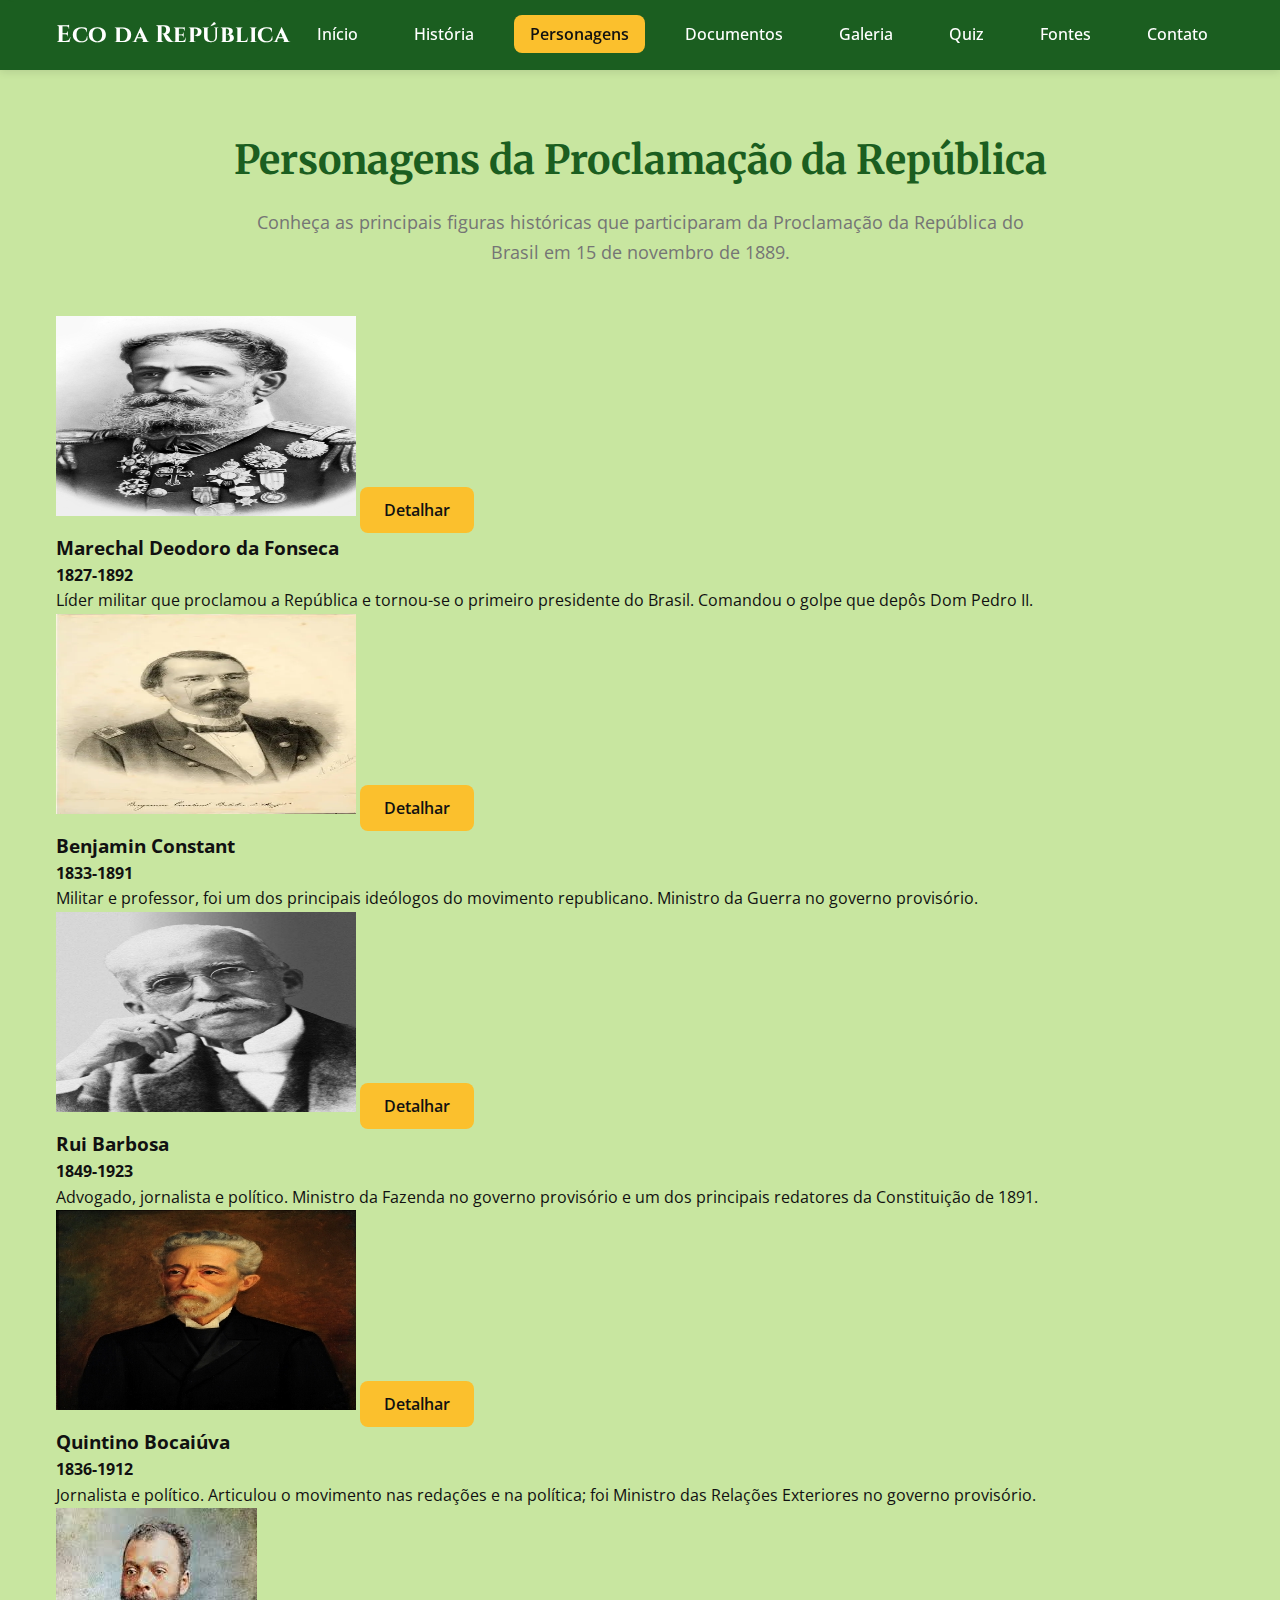
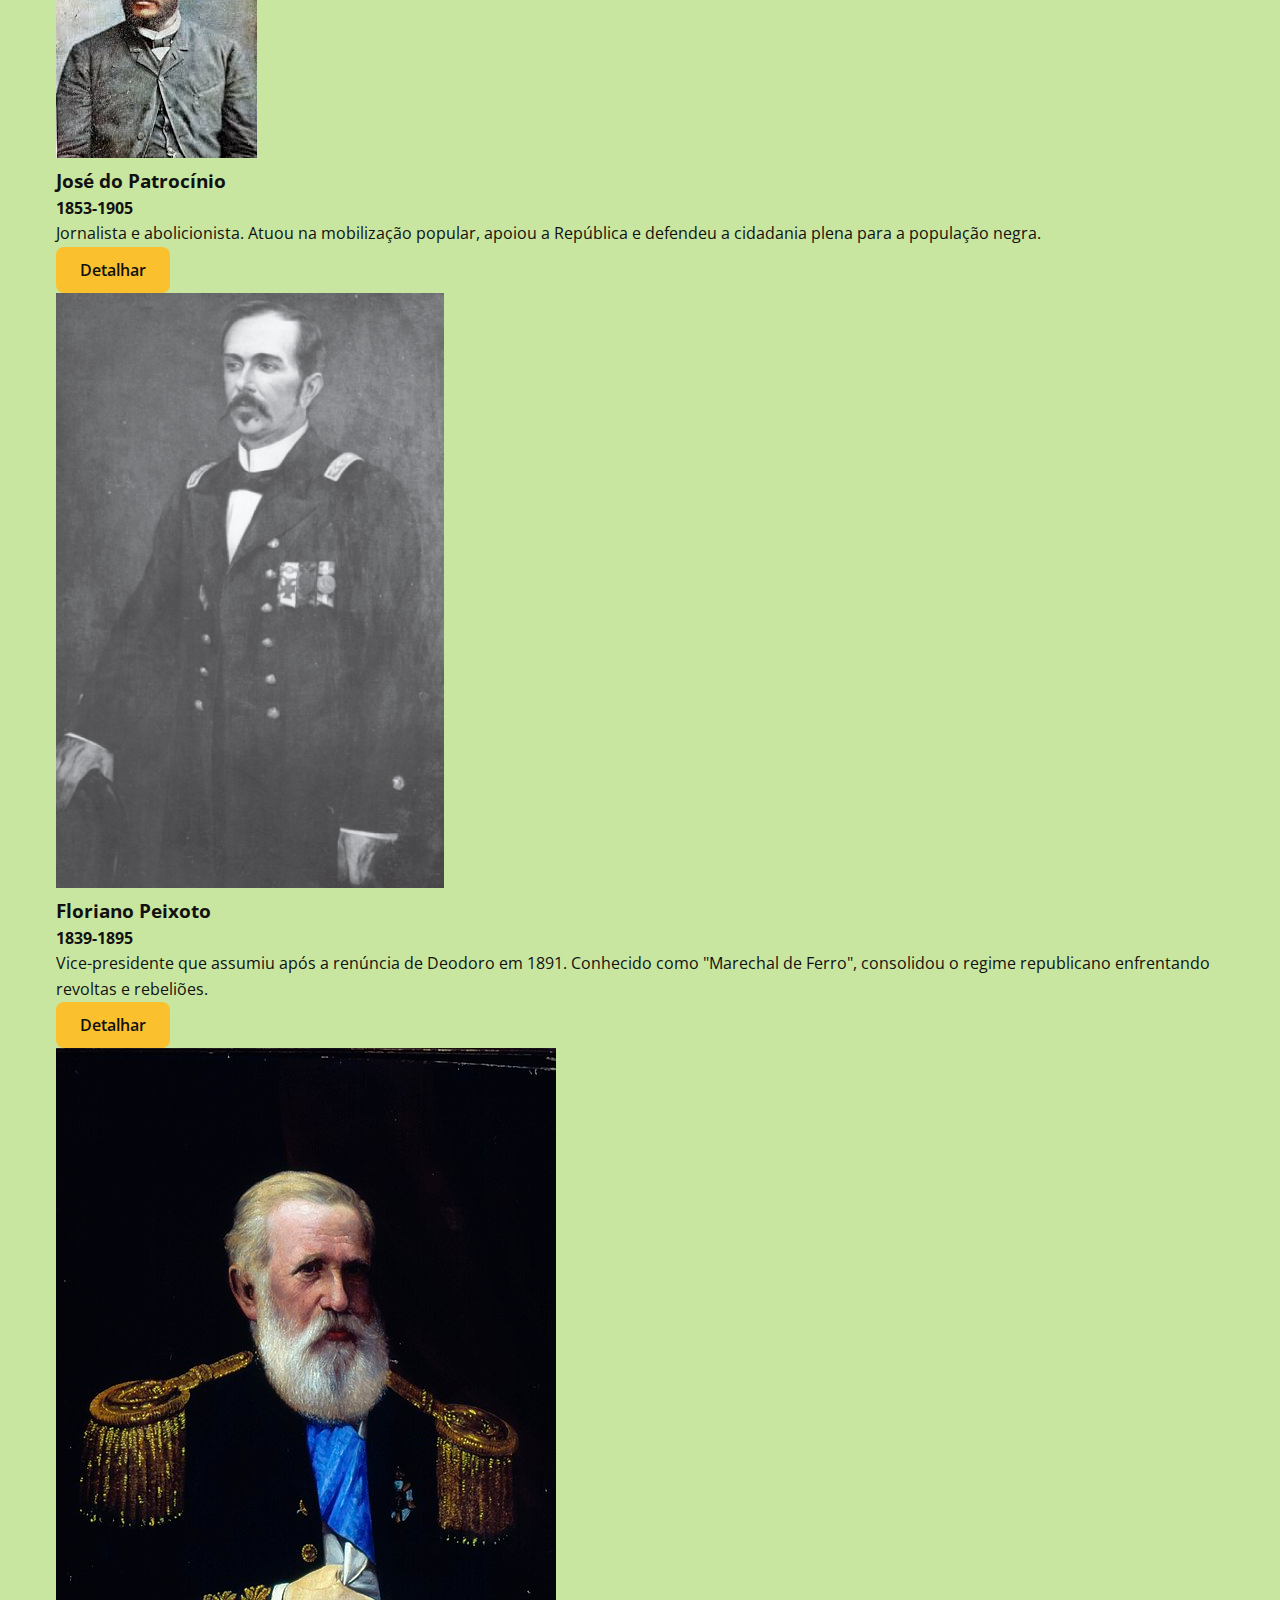
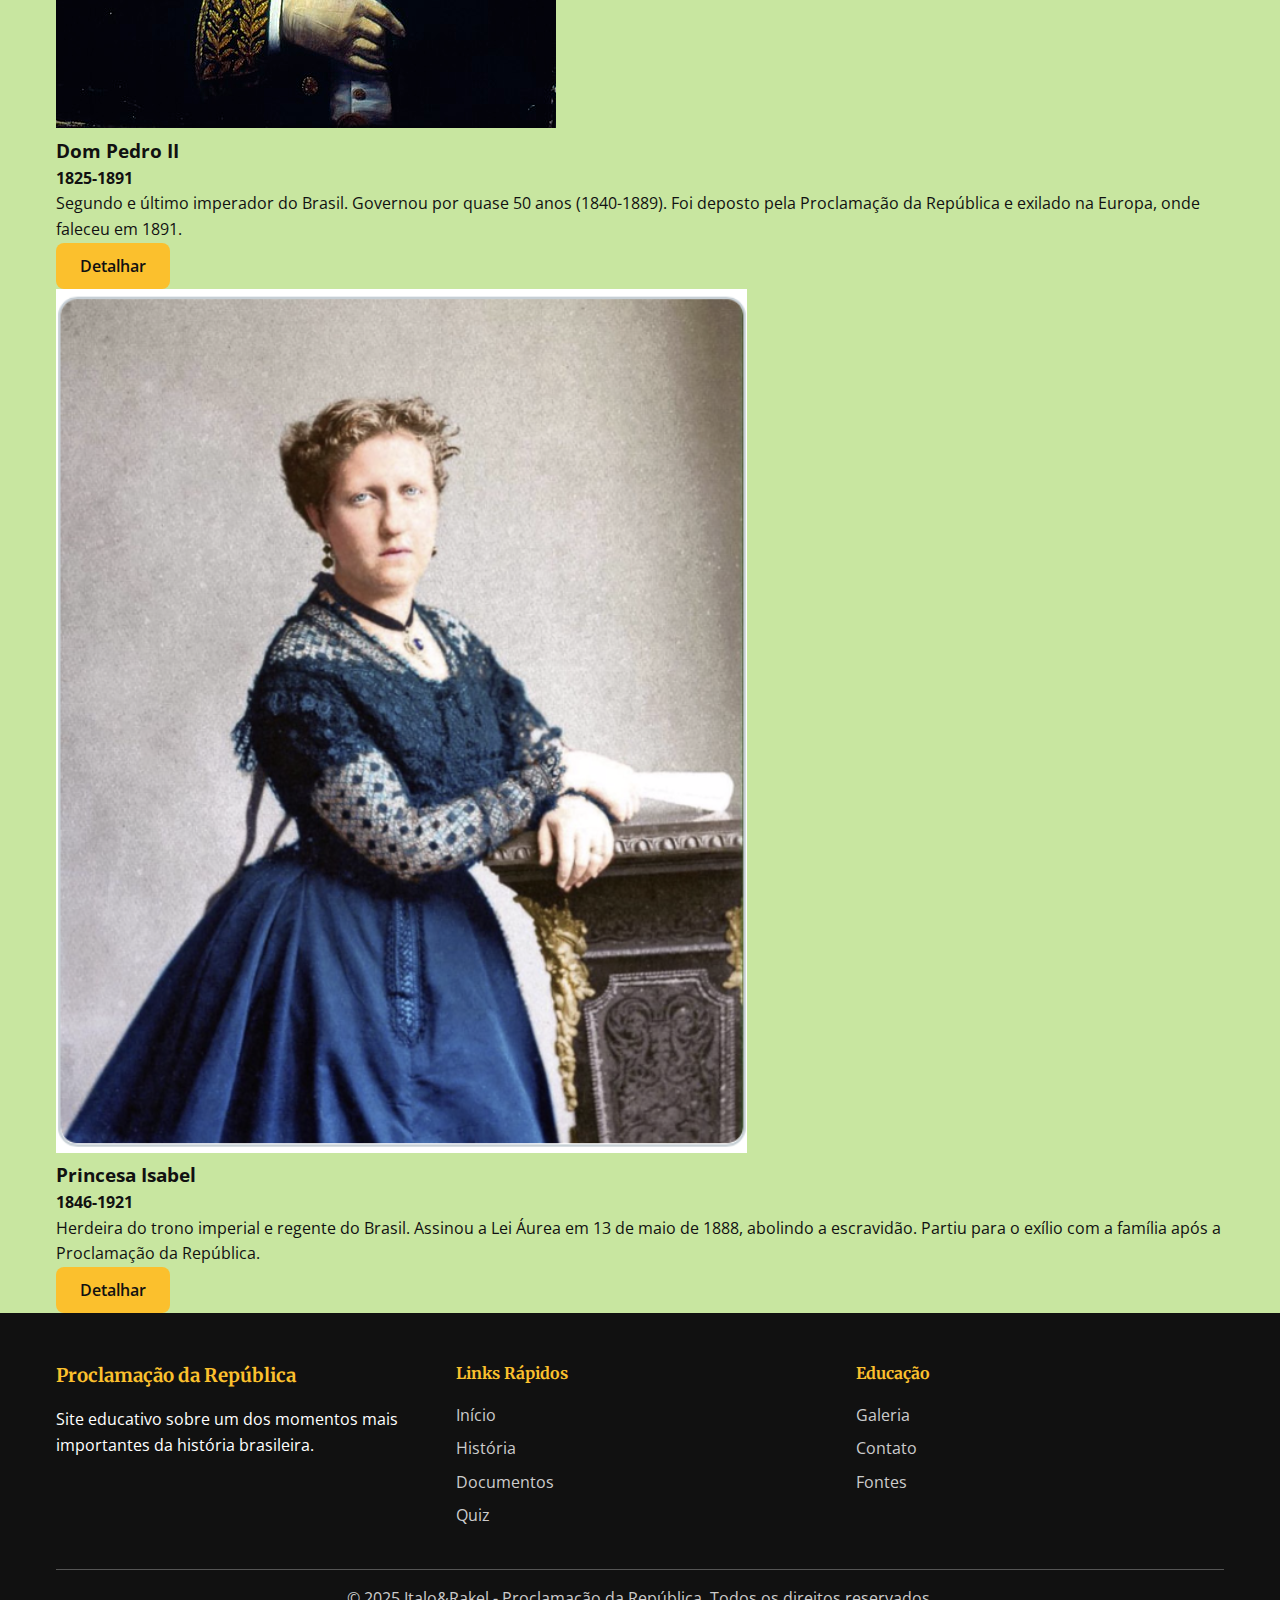
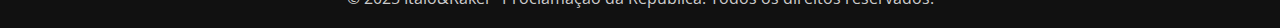
<file: personagens.html>
<!DOCTYPE html>
<html lang="pt-BR">
<head>
    <meta charset="UTF-8">
    <meta name="viewport" content="width=device-width, initial-scale=1.0">
    <title>Eco da República | Personagens da Proclamação</title>
    <meta name="description" content="Eco da República — principais personagens da Proclamação: Deodoro, Benjamin Constant, Rui Barbosa, Quintino Bocaiúva e mais.">
    <meta name="keywords" content="Deodoro da Fonseca, Benjamin Constant, Rui Barbosa, Quintino Bocaiúva, José do Patrocínio, Proclamação da República">
    
    <!-- Favicon -->
    <link rel="icon" type="image/x-icon" href="favicon.ico">
    <link rel="manifest" href="manifest.json">
    
    <!-- CSS -->
    <link rel="stylesheet" href="css/styles.css">
    <link rel="stylesheet" href="css/a11y.css">
</head>
<body class="characters-page" style="background: #C8E6A0 !important; background-color: #C8E6A0 !important;">
    <!-- Skip Link -->
    <a href="#main-content" class="skip-link">Pular para o conteúdo principal</a>

    <!-- Header -->
    <header role="banner">
        <nav class="navbar" role="navigation" aria-label="Navegação principal">
            <div class="container">
                <div class="nav-brand">
                    <span class="brand-title">Eco da República</span>
                </div>
                <ul class="nav-menu" id="nav-menu" role="menubar">
                    <li role="none"><a href="index.html" class="nav-link" role="menuitem">Início</a></li>
                    <li role="none"><a href="historia.html" class="nav-link" role="menuitem">História</a></li>
                    <li role="none"><a href="personagens.html" class="nav-link" role="menuitem" aria-current="page">Personagens</a></li>
                    <li role="none"><a href="documentos.html" class="nav-link" role="menuitem">Documentos</a></li>
                    <li role="none"><a href="galeria.html" class="nav-link" role="menuitem">Galeria</a></li>
                    <li role="none"><a href="quiz.html" class="nav-link" role="menuitem">Quiz</a></li>
                    <li role="none"><a href="fontes.html" class="nav-link" role="menuitem">Fontes</a></li>
                    <li role="none"><a href="contato.html" class="nav-link" role="menuitem">Contato</a></li>
                </ul>
                <button class="nav-toggle" id="nav-toggle" aria-expanded="false" aria-controls="nav-menu" aria-label="Abrir menu de navegação">
                    <span></span>
                    <span></span>
                    <span></span>
                </button>
            </div>
        </nav>
    </header>

    <!-- Main Content -->
    <main id="main-content" role="main">
        <!-- Page Header -->
        <section class="page-header" role="banner" aria-labelledby="page-title">
            <div class="container">
                <h1 id="page-title">Personagens da Proclamação da República</h1>
                <p>Conheça as principais figuras históricas que participaram da Proclamação da República do Brasil em 15 de novembro de 1889.</p>
            </div>
        </section>

        <!-- Personagens Grid -->
        <section class="personagens-section" aria-labelledby="personagens-title">
            <div class="container">
                <h2 id="personagens-title" class="sr-only">Principais personagens da Proclamação da República</h2>
                <div class="personagens-grid">
                    <!-- Deodoro da Fonseca -->
                    <article class="personagem-card" tabindex="0">
                        <div class="personagem-image">
                            <img src="images/conteudo/Marechaldeodorio.jpg.jpg" 
                                 alt="Marechal Deodoro da Fonseca, líder do movimento republicano e primeiro presidente do Brasil" 
                                 loading="lazy"
                                 width="300" 
                                 height="200">
                            <button class="btn btn-primary" 
                                    data-personagem="deodoro" 
                                    aria-describedby="deodoro-desc">
                                Detalhar
                            </button>
                            <div id="deodoro-desc" class="sr-only">Abrir biografia detalhada do Marechal Deodoro da Fonseca</div>
                        </div>
                        <div class="personagem-info">
                            <h3>Marechal Deodoro da Fonseca</h3>
                            <p><strong>1827-1892</strong></p>
                            <p>Líder militar que proclamou a República e tornou-se o primeiro presidente do Brasil. Comandou o golpe que depôs Dom Pedro II.</p>
                        </div>
                    </article>

                    <!-- Benjamin Constant -->
                    <article class="personagem-card" tabindex="0">
                        <div class="personagem-image">
                            <img src="images/conteudo/benjamin.constant.jpg" 
                                 alt="Benjamin Constant, militar e professor, ideólogo positivista do movimento republicano" 
                                 loading="lazy"
                                 width="300" 
                                 height="200">
                            <button class="btn btn-primary" 
                                    data-personagem="benjamin" 
                                    aria-describedby="benjamin-desc">
                                Detalhar
                            </button>
                            <div id="benjamin-desc" class="sr-only">Abrir biografia detalhada de Benjamin Constant</div>
                        </div>
                        <div class="personagem-info">
                            <h3>Benjamin Constant</h3>
                            <p><strong>1833-1891</strong></p>
                            <p>Militar e professor, foi um dos principais ideólogos do movimento republicano. Ministro da Guerra no governo provisório.</p>
                        </div>
                    </article>

                    <!-- Rui Barbosa -->
                    <article class="personagem-card" tabindex="0">
                        <div class="personagem-image">
                            <img src="images/conteudo/Ruy_Barbosa_1907.jpg" 
                                 alt="Rui Barbosa, jurista e político liberal, defensor das instituições republicanas e da educação laica" 
                                 loading="lazy"
                                 width="300" 
                                 height="200">
                            <button class="btn btn-primary" 
                                    data-personagem="rui" 
                                    aria-describedby="rui-desc">
                                Detalhar
                            </button>
                            <div id="rui-desc" class="sr-only">Abrir biografia detalhada de Rui Barbosa</div>
                        </div>
                        <div class="personagem-info">
                            <h3>Rui Barbosa</h3>
                            <p><strong>1849-1923</strong></p>
                            <p>Advogado, jornalista e político. Ministro da Fazenda no governo provisório e um dos principais redatores da Constituição de 1891.</p>
                        </div>
                    </article>

                    <!-- Quintino Bocaiúva -->
                    <article class="personagem-card" tabindex="0">
                        <div class="personagem-image">
                            <img src="images/conteudo/quaintinoBocaiuva.jpg" 
                                 alt="Quintino Bocaiúva, jornalista e político, articulador da proclamação e ministro das Relações Exteriores" 
                                 loading="lazy"
                                 width="300" 
                                 height="200">
                            <button class="btn btn-primary" 
                                    data-personagem="quintino" 
                                    aria-describedby="quintino-desc">
                                Detalhar
                            </button>
                            <div id="quintino-desc" class="sr-only">Abrir biografia detalhada de Quintino Bocaiuva</div>
                        </div>
                        <div class="personagem-info">
                            <h3>Quintino Bocaiúva</h3>
                            <p><strong>1836-1912</strong></p>
                            <p>Jornalista e político. Articulou o movimento nas redações e na política; foi Ministro das Relações Exteriores no governo provisório.</p>
                        </div>
                    </article>

                    <!-- José do Patrocínio -->
                    <article class="personagem-card" tabindex="0">
                        <div class="personagem-image">
                            <img src="images/conteudo/josedopatrocinio-1853.jpg" 
                                 alt="José do Patrocínio, jornalista e abolicionista, apoiador do movimento republicano e defensor da igualdade racial" 
                                 loading="lazy">
                        </div>
                        <div class="personagem-info">
                            <h3>José do Patrocínio</h3>
                            <p><strong>1853-1905</strong></p>
                            <p>Jornalista e abolicionista. Atuou na mobilização popular, apoiou a República e defendeu a cidadania plena para a população negra.</p>
                            <button class="btn btn-primary" 
                                    data-personagem="patrocinio" 
                                    aria-describedby="patrocinio-desc">
                                Detalhar
                            </button>
                            <div id="patrocinio-desc" class="sr-only">Abrir biografia detalhada de José do Patrocínio</div>
                        </div>
                    </article>

                    <!-- Floriano Peixoto -->
                    <article class="personagem-card" tabindex="0">
                        <div class="personagem-image">
                            <img src="images/galeria/Floriano_Peixoto.jpg.jpg" 
                                 alt="Floriano Peixoto, segundo presidente do Brasil, conhecido como Marechal de Ferro" 
                                 loading="lazy">
                        </div>
                        <div class="personagem-info">
                            <h3>Floriano Peixoto</h3>
                            <p><strong>1839-1895</strong></p>
                            <p>Vice-presidente que assumiu após a renúncia de Deodoro em 1891. Conhecido como "Marechal de Ferro", consolidou o regime republicano enfrentando revoltas e rebeliões.</p>
                            <button class="btn btn-primary" 
                                    data-personagem="floriano" 
                                    aria-describedby="floriano-desc">
                                Detalhar
                            </button>
                            <div id="floriano-desc" class="sr-only">Abrir biografia detalhada de Floriano Peixoto</div>
                        </div>
                    </article>

                    <!-- Dom Pedro II -->
                    <article class="personagem-card" tabindex="0">
                        <div class="personagem-image">
                            <img src="images/galeria/500px-Júnior,_José_Ferraz_de_Almeida_-_Retrato_de_Dom_Pedro_II,_1889.jpg" 
                                 alt="Dom Pedro II, último imperador do Brasil, deposto pela Proclamação da República" 
                                 loading="lazy">
                        </div>
                        <div class="personagem-info">
                            <h3>Dom Pedro II</h3>
                            <p><strong>1825-1891</strong></p>
                            <p>Segundo e último imperador do Brasil. Governou por quase 50 anos (1840-1889). Foi deposto pela Proclamação da República e exilado na Europa, onde faleceu em 1891.</p>
                            <button class="btn btn-primary" 
                                    data-personagem="pedroii" 
                                    aria-describedby="pedroii-desc">
                                Detalhar
                            </button>
                            <div id="pedroii-desc" class="sr-only">Abrir biografia detalhada de Dom Pedro II</div>
                        </div>
                    </article>

                    <!-- Princesa Isabel -->
                    <article class="personagem-card" tabindex="0">
                        <div class="personagem-image">
                            <img src="images/conteudo/princeisabel.jpg" 
                                 alt="Princesa Isabel, herdeira do trono e responsável pela assinatura da Lei Áurea" 
                                 loading="lazy">
                        </div>
                        <div class="personagem-info">
                            <h3>Princesa Isabel</h3>
                            <p><strong>1846-1921</strong></p>
                            <p>Herdeira do trono imperial e regente do Brasil. Assinou a Lei Áurea em 13 de maio de 1888, abolindo a escravidão. Partiu para o exílio com a família após a Proclamação da República.</p>
                            <button class="btn btn-primary" 
                                    data-personagem="isabel" 
                                    aria-describedby="isabel-desc">
                                Detalhar
                            </button>
                            <div id="isabel-desc" class="sr-only">Abrir biografia detalhada da Princesa Isabel</div>
                        </div>
                    </article>
                </div>
            </div>
        </section>
    </main>

    <!-- Modal para biografias -->
    <div class="modal" id="personagem-modal" role="dialog" aria-labelledby="modal-title" aria-describedby="modal-description" aria-hidden="true">
        <div class="modal-content">
            <button class="modal-close" id="modal-close" aria-label="Fechar modal">
                <span aria-hidden="true">&times;</span>
            </button>
            <h2 id="modal-title">Biografia</h2>
            <div id="modal-description">
                <div id="modal-content"></div>
            </div>
        </div>
    </div>

    <!-- Footer -->
    <footer role="contentinfo">
        <div class="container">
            <div class="footer-content">
                <div class="footer-section">
                    <h3>Proclamação da República</h3>
                    <p>Site educativo sobre um dos momentos mais importantes da história brasileira.</p>
                </div>
                <div class="footer-section">
                    <h4>Links Rápidos</h4>
                    <ul>
                        <li><a href="index.html">Início</a></li>
                        <li><a href="historia.html">História</a></li>
                        <li><a href="documentos.html">Documentos</a></li>
                        <li><a href="quiz.html">Quiz</a></li>
                    </ul>
                </div>
                <div class="footer-section">
                    <h4>Educação</h4>
                    <ul>
                        <li><a href="galeria.html">Galeria</a></li>
                        <li><a href="contato.html">Contato</a></li>
                        <li><a href="fontes.html">Fontes</a></li>
                    </ul>
                </div>
            </div>
            <div class="footer-bottom">
                <p>&copy; 2025 Italo&Rakel - Proclamação da República. Todos os direitos reservados.</p>
            </div>
        </div>
    </footer>

    <!-- JavaScript -->
    <script src="js/main.js" defer></script>
    <script src="js/a11y.js" defer></script>
    
    <script>
        // Dados dos personagens
        const personagensData = {
            deodoro: {
                nome: "Marechal Deodoro da Fonseca",
                periodo: "1827-1892",
                titulo: "Primeiro Presidente da República",
                biografia: `
                    <h3>Marechal Deodoro da Fonseca</h3>
                    <p><strong>Período:</strong> 1827-1892</p>
                    <p><strong>Cargo:</strong> Primeiro Presidente da República do Brasil</p>
                    
                    <h4>Biografia</h4>
                    <p>Manuel Deodoro da Fonseca nasceu em Alagoas em 5 de agosto de 1827. Ingressou no Exército aos 16 anos e destacou-se nas campanhas militares do Império, especialmente na Guerra do Paraguai (1864-1870).</p>
                    
                    <p>Como militar de alta patente, Deodoro era respeitado por suas tropas e tinha influência significativa no Exército. Sua participação na Proclamação da República foi fundamental, pois comandou o golpe que depôs Dom Pedro II.</p>
                    
                    <h4>Papel na Proclamação</h4>
                    <p>Em 15 de novembro de 1889, Deodoro liderou as tropas que cercaram o Campo de Santana e proclamaram a República. Foi nomeado presidente do governo provisório e, posteriormente, eleito primeiro presidente da República.</p>
                    
                    <h4>Presidência</h4>
                    <p>Seu governo foi marcado por instabilidade política e conflitos com o Congresso. Renunciou ao cargo em 23 de novembro de 1891, sendo sucedido por Floriano Peixoto.</p>
                    
                    <h4>Legado</h4>
                    <p>Deodoro da Fonseca é lembrado como o líder militar que pôs fim ao Império e iniciou a República brasileira. Sua figura representa a transição do regime monárquico para o republicano.</p>
                `,
                referencias: [
                    "FAUSTO, Boris. História do Brasil. São Paulo: Edusp, 1995.",
                    "CARVALHO, José Murilo de. A Formação das Almas. São Paulo: Companhia das Letras, 1990."
                ]
            },
            benjamin: {
                nome: "Benjamin Constant Botelho de Magalhães",
                periodo: "1833-1891",
                titulo: "Ideólogo da República",
                biografia: `
                    <h3>Benjamin Constant Botelho de Magalhães</h3>
                    <p><strong>Período:</strong> 1833-1891</p>
                    <p><strong>Cargo:</strong> Ministro da Guerra e Ideólogo Republicano</p>
                    
                    <h4>Biografia</h4>
                    <p>Benjamin Constant nasceu em Niterói em 18 de outubro de 1833. Militar e professor, foi um dos principais teóricos do movimento republicano brasileiro.</p>
                    
                    <p>Formado em Matemática e Engenharia, lecionou na Escola Militar e foi influenciado pelas ideias positivistas de Auguste Comte.</p>
                    
                    <h4>Ideologia Republicana</h4>
                    <p>Benjamin Constant foi um dos principais difusores das ideias republicanas no Brasil. Defendia a separação entre Igreja e Estado, o federalismo e a modernização das instituições.</p>
                    
                    <h4>Papel na Proclamação</h4>
                    <p>Foi um dos organizadores do movimento que levou à Proclamação da República. No governo provisório, ocupou o cargo de Ministro da Guerra.</p>
                    
                    <h4>Legado</h4>
                    <p>Considerado o "fundador da República", Benjamin Constant deixou um legado intelectual importante para o pensamento político brasileiro.</p>
                `,
                referencias: [
                    "CARVALHO, José Murilo de. Os Bestializados. São Paulo: Companhia das Letras, 1987.",
                    "LAMOUNIER, Bolívar. Formação do Estado Nacional. São Paulo: Ática, 1993."
                ]
            },
            rui: {
                nome: "Rui Barbosa",
                periodo: "1849-1923",
                titulo: "Águia de Haia",
                biografia: `
                    <h3>Rui Barbosa</h3>
                    <p><strong>Período:</strong> 1849-1923</p>
                    <p><strong>Cargo:</strong> Ministro da Fazenda e Jurista</p>
                    
                    <h4>Biografia</h4>
                    <p>Rui Barbosa nasceu em Salvador em 5 de novembro de 1849. Advogado, jornalista e político, foi uma das figuras mais importantes da Primeira República.</p>
                    
                    <p>Conhecido como "Águia de Haia" por sua participação na Conferência de Haia (1907), onde defendeu os direitos dos países menores.</p>
                    
                    <h4>Papel na Proclamação</h4>
                    <p>No governo provisório, ocupou o cargo de Ministro da Fazenda e foi um dos principais redatores da Constituição de 1891.</p>
                    
                    <h4>Contribuições</h4>
                    <p>Rui Barbosa foi responsável por importantes reformas econômicas e jurídicas. Defendeu a liberdade de imprensa e os direitos civis.</p>
                    
                    <h4>Legado</h4>
                    <p>Considerado um dos maiores juristas brasileiros, Rui Barbosa deixou um legado de defesa das liberdades democráticas e dos direitos humanos.</p>
                `,
                referencias: [
                    "BARBOSA, Rui. Obras Completas. Rio de Janeiro: Ministério da Educação e Cultura, 1942.",
                    "VILLA, Marco Antonio. A História das Constituições Brasileiras. São Paulo: Leya, 2011."
                ]
            },
            quintino: {
                nome: "Quintino Bocaiuva",
                periodo: "1836-1912",
                titulo: "Jornalista Republicano",
                biografia: `
                    <h3>Quintino Bocaiuva</h3>
                    <p><strong>Período:</strong> 1836-1912</p>
                    <p><strong>Cargo:</strong> Ministro das Relações Exteriores</p>
                    
                    <h4>Biografia</h4>
                    <p>Quintino Bocaiuva nasceu no Rio de Janeiro em 4 de dezembro de 1836. Jornalista e político, foi um dos líderes do movimento republicano.</p>
                    
                    <p>Fundou e dirigiu o jornal "A República", importante veículo de propaganda republicana.</p>
                    
                    <h4>Atuação Jornalística</h4>
                    <p>Como jornalista, Bocaiuva foi fundamental na difusão das ideias republicanas através da imprensa. Seu jornal foi um dos principais instrumentos de propaganda do movimento.</p>
                    
                    <h4>Papel na Proclamação</h4>
                    <p>Foi um dos organizadores do movimento republicano e, no governo provisório, ocupou o cargo de Ministro das Relações Exteriores.</p>
                    
                    <h4>Legado</h4>
                    <p>Quintino Bocaiuva é lembrado como um dos principais propagandistas da República e defensor da liberdade de imprensa.</p>
                `,
                referencias: [
                    "SODRÉ, Nelson Werneck. História da Imprensa no Brasil. Rio de Janeiro: Mauad, 1999.",
                    "CARVALHO, José Murilo de. A Formação das Almas. São Paulo: Companhia das Letras, 1990."
                ]
            },
            patrocinio: {
                nome: "José do Patrocínio",
                periodo: "1853-1905",
                titulo: "Jornalista e Abolicionista",
                biografia: `
                    <h3>José do Patrocínio</h3>
                    <p><strong>Período:</strong> 1853-1905</p>
                    <p><strong>Atuação:</strong> Jornalista, abolicionista e republicano</p>
                    
                    <h4>Biografia</h4>
                    <p>José Carlos do Patrocínio foi um dos principais líderes do movimento abolicionista. Como jornalista, usou a imprensa para defender a cidadania da população negra.</p>
                    
                    <p>Apoiou o movimento republicano e participou da mobilização popular que antecedeu 1889, defendendo a igualdade racial e a modernização política.</p>
                    
                    <h4>Legado</h4>
                    <p>É lembrado como voz fundamental pela abolição e pela República, símbolo de luta por direitos civis e inclusão social no Brasil.</p>
                `,
                referencias: [
                    "AZEVEDO, Célia. Onda Negra, Medo Branco. São Paulo: Annablume, 2004.",
                    "NABUCO, Joaquim. Minha Formação. Rio de Janeiro: Garnier, 1900."
                ]
            },
            floriano: {
                nome: "Floriano Peixoto",
                periodo: "1839-1895",
                titulo: "Marechal de Ferro",
                biografia: `
                    <h3>Floriano Peixoto</h3>
                    <p><strong>Período:</strong> 1839-1895</p>
                    <p><strong>Cargo:</strong> Segundo Presidente da República do Brasil</p>
                    
                    <h4>Biografia</h4>
                    <p>Floriano Vieira Peixoto nasceu em Alagoas em 30 de abril de 1839. Militar de carreira, participou da Guerra do Paraguai e tornou-se figura central na consolidação da República.</p>
                    
                    <h4>Ascensão ao Poder</h4>
                    <p>Eleito vice-presidente na chapa de Deodoro da Fonseca, assumiu a presidência em 23 de novembro de 1891, após a renúncia de Deodoro em meio a uma grave crise política.</p>
                    
                    <h4>Governo e Consolidação</h4>
                    <p>Seu governo (1891-1894) foi marcado por firmeza e autoritarismo. Enfrentou a Segunda Revolta da Armada e a Revolução Federalista no Sul, usando força militar para consolidar o regime republicano. Por sua dureza, ficou conhecido como "Marechal de Ferro".</p>
                    
                    <h4>Legado</h4>
                    <p>Floriano Peixoto é reconhecido como o consolidador da República brasileira. Sua atuação garantiu a sobrevivência do regime em seus primeiros anos críticos.</p>
                `,
                referencias: [
                    "QUEIROZ, Suely Robles Reis de. Os Radicais da República. São Paulo: Brasiliense, 1986.",
                    "CARVALHO, José Murilo de. A Formação das Almas. São Paulo: Companhia das Letras, 1990."
                ]
            },
            pedroii: {
                nome: "Dom Pedro II",
                periodo: "1825-1891",
                titulo: "Último Imperador do Brasil",
                biografia: `
                    <h3>Dom Pedro II</h3>
                    <p><strong>Período:</strong> 1825-1891</p>
                    <p><strong>Reinado:</strong> 1840-1889 (49 anos)</p>
                    
                    <h4>Biografia</h4>
                    <p>Pedro de Alcântara nasceu no Rio de Janeiro em 2 de dezembro de 1825. Tornou-se imperador aos 5 anos com a abdicação de seu pai, Dom Pedro I. Assumiu o poder efetivamente aos 14 anos com o Golpe da Maioridade (1840).</p>
                    
                    <h4>Reinado</h4>
                    <p>Governou o Brasil por quase 50 anos, período marcado por relativa estabilidade política, modernização e crescimento econômico. Era conhecido por seu interesse pelas ciências, artes e educação.</p>
                    
                    <h4>Queda do Império</h4>
                    <p>Apesar de popular, enfrentou crises crescentes: a Questão Religiosa, a Questão Militar e o descontentamento dos proprietários rurais após a abolição da escravidão (1888). Em 15 de novembro de 1889, foi deposto pela Proclamação da República.</p>
                    
                    <h4>Exílio e Morte</h4>
                    <p>Partiu para o exílio na Europa em 17 de novembro de 1889. Viveu seus últimos anos em Paris, onde faleceu em 5 de dezembro de 1891. Seus restos mortais foram trasladados para o Brasil apenas em 1922.</p>
                    
                    <h4>Legado</h4>
                    <p>Dom Pedro II é lembrado como um governante culto e moderado, que contribuiu para a estabilidade e modernização do Brasil imperial.</p>
                `,
                referencias: [
                    "CARVALHO, José Murilo de. D. Pedro II. São Paulo: Companhia das Letras, 2007.",
                    "SCHWARCZ, Lilia Moritz. As Barbas do Imperador. São Paulo: Companhia das Letras, 1998."
                ]
            },
            isabel: {
                nome: "Princesa Isabel",
                periodo: "1846-1921",
                titulo: "A Redentora",
                biografia: `
                    <h3>Princesa Isabel</h3>
                    <p><strong>Período:</strong> 1846-1921</p>
                    <p><strong>Título:</strong> Princesa Imperial do Brasil e "A Redentora"</p>
                    
                    <h4>Biografia</h4>
                    <p>Isabel Cristina Leopoldina Augusta Micaela Gabriela Rafaela Gonzaga de Bourbon e Bragança nasceu no Rio de Janeiro em 29 de julho de 1846. Era a filha mais velha de Dom Pedro II e herdeira do trono imperial.</p>
                    
                    <h4>Regências</h4>
                    <p>Exerceu a regência do Brasil em três ocasiões durante viagens de seu pai ao exterior. Durante a terceira regência (1887-1888), tomou a decisão mais importante de sua vida política.</p>
                    
                    <h4>Lei Áurea</h4>
                    <p>Em 13 de maio de 1888, assinou a Lei Áurea, que aboliu definitivamente a escravidão no Brasil. Este ato lhe rendeu o título de "A Redentora", mas também alienou os grandes proprietários rurais, enfraquecendo o regime imperial.</p>
                    
                    <h4>Exílio</h4>
                    <p>Com a Proclamação da República em 15 de novembro de 1889, a família imperial foi banida do Brasil. Isabel partiu para o exílio na Europa, onde viveu até sua morte em 1921.</p>
                    
                    <h4>Legado</h4>
                    <p>Princesa Isabel é lembrada como a abolicionista que pôs fim à escravidão no Brasil, um dos atos mais importantes da história brasileira.</p>
                `,
                referencias: [
                    "DEL PRIORE, Mary. O Príncipe Maldito. Rio de Janeiro: Objetiva, 2007.",
                    "BARMAN, Roderick. Princesa Isabel do Brasil. São Paulo: UNESP, 2005."
                ]
            }
        };

        // Função para abrir modal
        function abrirModal(personagemId) {
            const modal = document.getElementById('personagem-modal');
            const modalTitle = document.getElementById('modal-title');
            const modalContent = document.getElementById('modal-content');
            const personagem = personagensData[personagemId];

            if (personagem) {
                modalTitle.textContent = personagem.nome;
                modalContent.innerHTML = personagem.biografia;
                
                modal.setAttribute('aria-hidden', 'false');
                modal.classList.add('active');
                
                // Focar no modal
                const modalClose = document.getElementById('modal-close');
                modalClose.focus();
            }
        }

        // Função para fechar modal
        function fecharModal() {
            const modal = document.getElementById('personagem-modal');
            modal.setAttribute('aria-hidden', 'true');
            modal.classList.remove('active');
        }

        // Event listeners
        document.addEventListener('DOMContentLoaded', function() {
            // Botões de detalhar
            const botoesDetalhar = document.querySelectorAll('[data-personagem]');
            botoesDetalhar.forEach(botao => {
                botao.addEventListener('click', function() {
                    const personagemId = this.getAttribute('data-personagem');
                    abrirModal(personagemId);
                });
            });

            // Botão de fechar modal
            const modalClose = document.getElementById('modal-close');
            modalClose.addEventListener('click', fecharModal);

            // Fechar modal com ESC
            document.addEventListener('keydown', function(e) {
                if (e.key === 'Escape') {
                    fecharModal();
                }
            });

            // Fechar modal clicando fora
            const modal = document.getElementById('personagem-modal');
            modal.addEventListener('click', function(e) {
                if (e.target === modal) {
                    fecharModal();
                }
            });
        });
    </script>
</body>
</html>
</file>
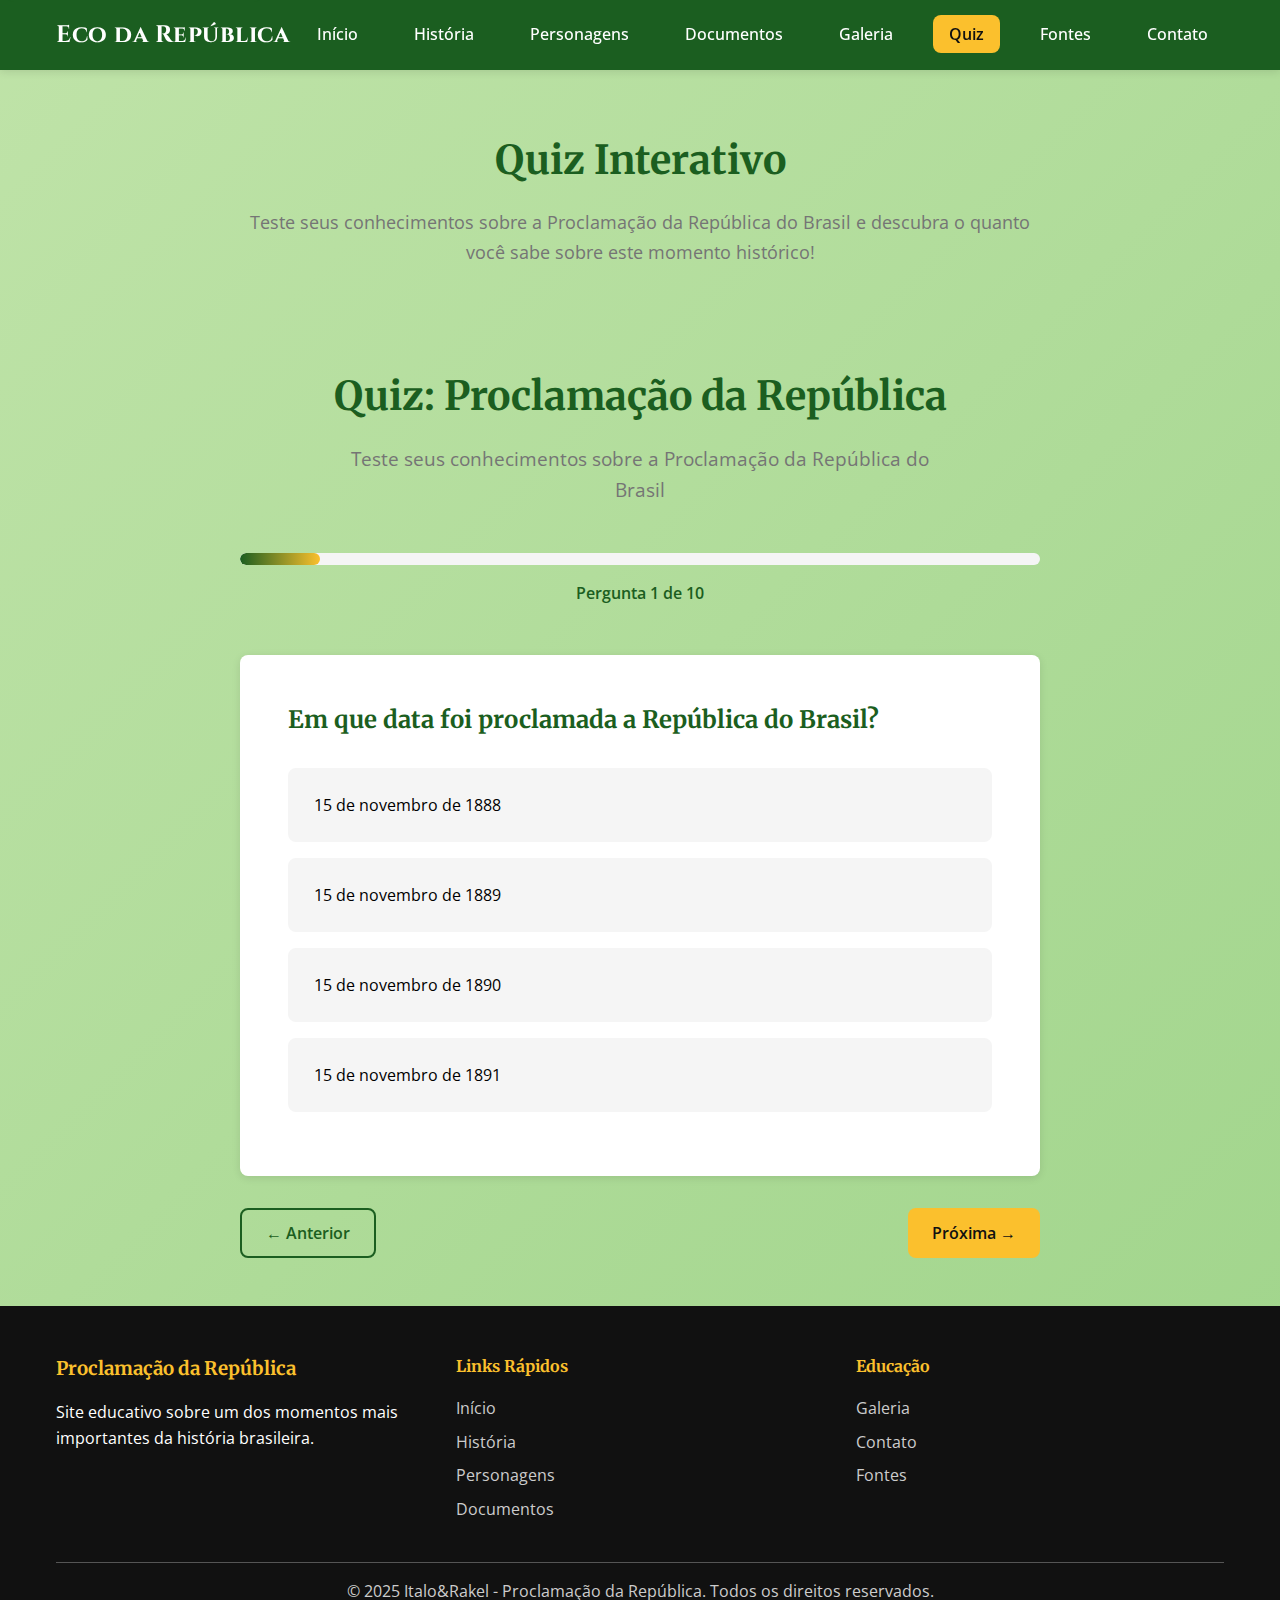
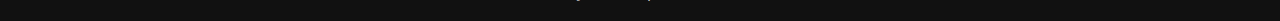
<file: quiz.html>
<!DOCTYPE html>
<html lang="pt-BR">
<head>
    <meta charset="UTF-8">
    <meta name="viewport" content="width=device-width, initial-scale=1.0">
    <title>Eco da República | Quiz</title>
    <meta name="description" content="Eco da República — teste seus conhecimentos sobre a Proclamação com um quiz interativo.">
    <meta name="keywords" content="quiz, Proclamação República, teste conhecimento, educação histórica, Brasil 1889">
    
    <!-- Favicon -->
    <link rel="icon" type="image/x-icon" href="favicon.ico">
    <link rel="manifest" href="manifest.json">
    
    <!-- CSS -->
    <link rel="stylesheet" href="css/styles.css">
    <link rel="stylesheet" href="css/a11y.css">
    
    <style>
        /* Estilos específicos do Quiz */
        .quiz-container {
            max-width: 800px;
            margin: 0 auto;
            padding: var(--espacamento-xl) 0;
        }
        
        .quiz-header {
            text-align: center;
            margin-bottom: var(--espacamento-xl);
        }
        
        .quiz-header h1 {
            color: var(--verde);
            font-family: var(--fonte-titulo);
            font-size: 2.5rem;
            margin-bottom: var(--espacamento-sm);
        }
        
        .quiz-header p {
            font-size: 1.2rem;
            color: var(--cinza-medio);
            max-width: 600px;
            margin: 0 auto;
        }
        
        .quiz-progress-container {
            margin-bottom: var(--espacamento-xl);
        }
        
        .quiz-progress {
            background: var(--cinza-claro);
            height: 12px;
            border-radius: 6px;
            margin-bottom: var(--espacamento-sm);
            overflow: hidden;
        }
        
        .quiz-progress-fill {
            background: linear-gradient(90deg, var(--verde), var(--amarelo));
            height: 100%;
            border-radius: 6px;
            transition: width 0.5s ease;
            width: 0%;
        }
        
        .quiz-progress-text {
            text-align: center;
            font-weight: 600;
            color: var(--verde);
        }
        
        .quiz-question-container {
            background: var(--branco);
            padding: var(--espacamento-xl);
            border-radius: var(--borda-radius);
            box-shadow: var(--sombra-leve);
            margin-bottom: var(--espacamento-lg);
        }
        
        .quiz-question h2 {
            color: var(--verde);
            font-family: var(--fonte-titulo);
            font-size: 1.5rem;
            margin-bottom: var(--espacamento-lg);
            line-height: 1.4;
        }
        
        .options-list {
            list-style: none;
            margin: 0;
            padding: 0;
        }
        
        .option-item {
            margin-bottom: var(--espacamento-sm);
        }
        
        .option-button {
            width: 100%;
            padding: var(--espacamento-md);
            background: var(--cinza-claro);
            border: 2px solid var(--cinza-claro);
            border-radius: var(--borda-radius);
            cursor: pointer;
            transition: var(--transicao-normal);
            text-align: left;
            font-size: 1rem;
            font-family: var(--fonte-texto);
            min-height: 60px;
            display: flex;
            align-items: center;
        }
        
        .option-button:hover {
            border-color: var(--amarelo);
            background: rgba(251, 192, 45, 0.1);
            transform: translateY(-2px);
        }
        
        .option-button.selected {
            border-color: var(--verde);
            background: var(--verde);
            color: var(--branco);
        }
        
        .option-button.correct {
            border-color: #27ae60;
            background: #27ae60;
            color: var(--branco);
        }
        
        .option-button.incorrect {
            border-color: var(--vermelho);
            background: var(--vermelho);
            color: var(--branco);
        }
        
        .quiz-controls {
            display: flex;
            justify-content: space-between;
            gap: var(--espacamento-sm);
            flex-wrap: wrap;
        }
        
        .quiz-results {
            background: var(--branco);
            padding: var(--espacamento-xl);
            border-radius: var(--borda-radius);
            box-shadow: var(--sombra-leve);
            text-align: center;
        }
        
        .score-display {
            display: flex;
            align-items: center;
            justify-content: center;
            gap: var(--espacamento-lg);
            margin-bottom: var(--espacamento-lg);
            flex-wrap: wrap;
        }
        
        .score-circle {
            width: 120px;
            height: 120px;
            border-radius: 50%;
            background: linear-gradient(135deg, var(--verde), var(--amarelo));
            display: flex;
            align-items: center;
            justify-content: center;
            color: var(--branco);
            font-size: 2rem;
            font-weight: 700;
            font-family: var(--fonte-titulo);
        }
        
        .score-details {
            text-align: left;
        }
        
        .score-details p {
            margin-bottom: var(--espacamento-xs);
            font-size: 1.1rem;
        }
        
        .performance-message {
            background: var(--cinza-claro);
            padding: var(--espacamento-md);
            border-radius: var(--borda-radius);
            margin-bottom: var(--espacamento-lg);
            font-size: 1.1rem;
            line-height: 1.6;
        }
        
        .performance-message.excellent {
            background: #e8f5e8;
            color: var(--verde);
            border-left: 4px solid var(--verde);
        }
        
        .performance-message.good {
            background: #fff8e1;
            color: #f57c00;
            border-left: 4px solid #f57c00;
        }
        
        .performance-message.average {
            background: #e3f2fd;
            color: #1976d2;
            border-left: 4px solid #1976d2;
        }
        
        .performance-message.needs-improvement {
            background: #ffeaea;
            color: var(--vermelho);
            border-left: 4px solid var(--vermelho);
        }
        
        .detailed-results {
            text-align: left;
            margin-bottom: var(--espacamento-lg);
        }
        
        .detailed-results h3 {
            color: var(--verde);
            font-family: var(--fonte-titulo);
            margin-bottom: var(--espacamento-md);
            text-align: center;
        }
        
        .result-item {
            background: var(--cinza-claro);
            padding: var(--espacamento-md);
            border-radius: var(--borda-radius);
            margin-bottom: var(--espacamento-sm);
            border-left: 4px solid var(--cinza-medio);
        }
        
        .result-item.correct {
            border-left-color: #27ae60;
            background: #e8f5e8;
        }
        
        .result-item.incorrect {
            border-left-color: var(--vermelho);
            background: #ffeaea;
        }
        
        .result-item h4 {
            color: var(--verde);
            margin-bottom: var(--espacamento-xs);
        }
        
        .answer-comparison {
            margin: var(--espacamento-sm) 0;
        }
        
        .answer-comparison p {
            margin-bottom: var(--espacamento-xs);
        }
        
        .explanation {
            font-style: italic;
            color: var(--cinza-medio);
            margin-top: var(--espacamento-sm);
        }
        
        .quiz-actions {
            display: flex;
            gap: var(--espacamento-sm);
            justify-content: center;
            flex-wrap: wrap;
        }
        
        @media (max-width: 768px) {
            .quiz-container {
                padding: var(--espacamento-lg) var(--espacamento-sm);
            }
            
            .quiz-header h1 {
                font-size: 2rem;
            }
            
            .quiz-question-container {
                padding: var(--espacamento-lg);
            }
            
            .score-display {
                flex-direction: column;
                text-align: center;
            }
            
            .quiz-controls {
                flex-direction: column;
            }
            
            .quiz-actions {
                flex-direction: column;
            }
        }
    </style>
</head>
<body class="quiz-page">
    <!-- Skip Link -->
    <a href="#main-content" class="skip-link">Pular para o conteúdo principal</a>

    <!-- Header -->
    <header role="banner">
        <nav class="navbar" role="navigation" aria-label="Navegação principal">
            <div class="container">
                <div class="nav-brand">
                    <span class="brand-title">Eco da República</span>
                </div>
                <ul class="nav-menu" id="nav-menu" role="menubar">
                    <li role="none"><a href="index.html" class="nav-link" role="menuitem">Início</a></li>
                    <li role="none"><a href="historia.html" class="nav-link" role="menuitem">História</a></li>
                    <li role="none"><a href="personagens.html" class="nav-link" role="menuitem">Personagens</a></li>
                    <li role="none"><a href="documentos.html" class="nav-link" role="menuitem">Documentos</a></li>
                    <li role="none"><a href="galeria.html" class="nav-link" role="menuitem">Galeria</a></li>
                    <li role="none"><a href="quiz.html" class="nav-link" role="menuitem" aria-current="page">Quiz</a></li>
                    <li role="none"><a href="fontes.html" class="nav-link" role="menuitem">Fontes</a></li>
                    <li role="none"><a href="contato.html" class="nav-link" role="menuitem">Contato</a></li>
                </ul>
                <button class="nav-toggle" id="nav-toggle" aria-expanded="false" aria-controls="nav-menu" aria-label="Abrir menu de navegação">
                    <span></span>
                    <span></span>
                    <span></span>
                </button>
            </div>
        </nav>
    </header>

    <!-- Main Content -->
    <main id="main-content" role="main">
        <!-- Page Header -->
        <section class="page-header" role="banner" aria-labelledby="page-title">
            <div class="container">
                <h1 id="page-title">Quiz Interativo</h1>
                <p>Teste seus conhecimentos sobre a Proclamação da República do Brasil e descubra o quanto você sabe sobre este momento histórico!</p>
            </div>
        </section>

        <!-- Quiz Container -->
        <section class="quiz-section" aria-labelledby="quiz-title">
            <div class="container">
                <div class="quiz-container">
                    <!-- Quiz será inserido aqui pelo JavaScript -->
                </div>
            </div>
        </section>
    </main>

    <!-- Footer -->
    <footer role="contentinfo">
        <div class="container">
            <div class="footer-content">
                <div class="footer-section">
                    <h3>Proclamação da República</h3>
                    <p>Site educativo sobre um dos momentos mais importantes da história brasileira.</p>
                </div>
                <div class="footer-section">
                    <h4>Links Rápidos</h4>
                    <ul>
                        <li><a href="index.html">Início</a></li>
                        <li><a href="historia.html">História</a></li>
                        <li><a href="personagens.html">Personagens</a></li>
                        <li><a href="documentos.html">Documentos</a></li>
                    </ul>
                </div>
                <div class="footer-section">
                    <h4>Educação</h4>
                    <ul>
                        <li><a href="galeria.html">Galeria</a></li>
                        <li><a href="contato.html">Contato</a></li>
                        <li><a href="fontes.html">Fontes</a></li>
                    </ul>
                </div>
            </div>
            <div class="footer-bottom">
                <p>&copy; 2025 Italo&Rakel - Proclamação da República. Todos os direitos reservados.</p>
            </div>
        </div>
    </footer>

    <!-- JavaScript -->
    <script src="js/main.js" defer></script>
    <script src="js/quiz.js" defer></script>
    <script src="js/a11y.js" defer></script>
</body>
</html>
</file>
<file: css/styles.css>
/* ===== IMPORTAÇÃO DE FONTES ===== */
@import url('https://fonts.googleapis.com/css2?family=Cinzel:wght@400;600;700&family=Merriweather:wght@300;400;700&family=Open+Sans:wght@300;400;600;700&display=swap');

/* ===== VARIÁVEIS CSS E RESET ===== */
:root {
    /* Paleta de cores conforme especificação */
    --verde: #1B5E20;
    --amarelo: #FBC02D;
    --branco: #FFFFFF;
    --vermelho: #B71C1C;
    --preto: #111111;
    
    /* Cores derivadas */
    --verde-claro: #2E7D32;
    --amarelo-claro: #FFF176;
    --cinza-claro: #F5F5F5;
    --cinza-medio: #757575;
    --cinza-escuro: #424242;
    
    /* Tipografia */
    --fonte-titulo: 'Merriweather', serif;
    --fonte-texto: 'Open Sans', sans-serif;
    
    /* Espaçamentos */
    --espacamento-xs: 0.5rem;
    --espacamento-sm: 1rem;
    --espacamento-md: 1.5rem;
    --espacamento-lg: 2rem;
    --espacamento-xl: 3rem;
    
    /* Bordas e sombras */
    --borda-radius: 8px;
    --sombra-leve: 0 2px 8px rgba(0, 0, 0, 0.1);
    --sombra-media: 0 4px 16px rgba(0, 0, 0, 0.15);
    --sombra-forte: 0 8px 32px rgba(0, 0, 0, 0.2);
    
    /* Transições */
    --transicao-rapida: 0.2s ease;
    --transicao-normal: 0.3s ease;
    --transicao-lenta: 0.5s ease;
    
    /* Breakpoints */
    --mobile: 360px;
    --tablet: 768px;
    --desktop: 1200px;
}

/* ===== RESET E BASE ===== */
*,
*::before,
*::after {
    margin: 0;
    padding: 0;
    box-sizing: border-box;
}

html {
    font-size: 16px;
    scroll-behavior: smooth;
}

body {
    font-family: var(--fonte-texto);
    line-height: 1.6;
    color: var(--preto);
    background: var(--branco);
    font-size: 1rem;
    -webkit-font-smoothing: antialiased;
    -moz-osx-font-smoothing: grayscale;
}

/* Fundo verde abacate para a página de História */
.history-page {
    background:
        radial-gradient(120% 80% at 50% -10%, rgba(0,0,0,0.04), rgba(0,0,0,0) 60%),
        linear-gradient(180deg, #eaf5e8 0%, #ddefd9 100%);
}

/* Fundo verde abacate para a página Documentos */
.documents-page {
    background: linear-gradient(135deg, #BFE3A8 0%, #9FD48A 100%);
}

.documents-page main,
.documents-page section,
.documents-page .page-header {
    background: transparent;
}

/* Fundo verde abacate para a página Galeria */
.gallery-page {
    background: linear-gradient(135deg, #BFE3A8 0%, #9FD48A 100%);
}

.gallery-page main,
.gallery-page section,
.gallery-page .page-header {
    background: transparent;
}

/* Fundo verde abacate para a página Quiz */
.quiz-page {
    background: linear-gradient(135deg, #BFE3A8 0%, #9FD48A 100%);
}

.quiz-page main,
.quiz-page section,
.quiz-page .page-header {
    background: transparent;
}

/* Fundo verde abacate para a página Contato */
.contact-page {
    background: linear-gradient(135deg, #BFE3A8 0%, #9FD48A 100%);
}

.contact-page main,
.contact-page section,
.contact-page .page-header {
    background: transparent;
}

/* Fundo verde abacate para a página Fontes */
.fontes-page {
    background: linear-gradient(135deg, #BFE3A8 0%, #9FD48A 100%);
}

.fontes-page main,
.fontes-page section,
.fontes-page .page-header {
    background: transparent;
}

/* ===== ACESSIBILIDADE BASE ===== */
:focus {
    outline: 3px solid var(--amarelo);
    outline-offset: 2px;
}

:focus:not(:focus-visible) {
    outline: none;
}

:focus-visible {
    outline: 3px solid var(--amarelo);
    outline-offset: 2px;
}

/* Skip link para acessibilidade */
.skip-link {
    position: absolute;
    top: -40px;
    left: 6px;
    background: var(--verde);
    color: var(--branco);
    padding: 8px;
    text-decoration: none;
    border-radius: var(--borda-radius);
    z-index: 10000;
    font-weight: 600;
}

.skip-link:focus {
    top: 6px;
}

/* Screen reader only */
.sr-only {
    position: absolute;
    width: 1px;
    height: 1px;
    padding: 0;
    margin: -1px;
    overflow: hidden;
    clip: rect(0, 0, 0, 0);
    white-space: nowrap;
    border: 0;
}

/* ===== LAYOUT PRINCIPAL ===== */
.container {
    max-width: var(--desktop);
    margin: 0 auto;
    padding: 0 var(--espacamento-sm);
}

/* ===== NAVEGAÇÃO ===== */
.navbar {
    background: var(--verde);
    padding: var(--espacamento-sm) 0;
    position: fixed;
    top: 0;
    width: 100%;
    z-index: 1000;
    box-shadow: var(--sombra-leve);
}

.navbar .container {
    display: flex;
    justify-content: space-between;
    align-items: center;
}

.nav-brand .brand-title {
    color: var(--branco);
    font-family: 'Cinzel', var(--fonte-titulo), serif;
    font-size: 1.5rem;
    font-weight: 700;
    letter-spacing: 0.5px;
}

.nav-menu {
    display: flex;
    list-style: none;
    gap: var(--espacamento-md);
}

.nav-link {
    color: var(--branco);
    text-decoration: none;
    padding: var(--espacamento-xs) var(--espacamento-sm);
    border-radius: var(--borda-radius);
    transition: var(--transicao-normal);
    font-weight: 500;
    position: relative;
}

.nav-link:hover,
.nav-link:focus {
    background-color: var(--amarelo);
    color: var(--preto);
    transform: translateY(-1px);
}

.nav-link[aria-current="page"] {
    background-color: var(--amarelo);
    color: var(--preto);
    font-weight: 600;
}

.nav-toggle {
    display: none;
    flex-direction: column;
    cursor: pointer;
    gap: 4px;
    padding: var(--espacamento-xs);
    border: none;
    background: transparent;
}

.nav-toggle span {
    width: 25px;
    height: 3px;
    background: var(--branco);
    transition: var(--transicao-normal);
    border-radius: 2px;
}

.nav-toggle[aria-expanded="true"] span:nth-child(1) {
    transform: rotate(45deg) translate(5px, 5px);
}

.nav-toggle[aria-expanded="true"] span:nth-child(2) {
    opacity: 0;
}

.nav-toggle[aria-expanded="true"] span:nth-child(3) {
    transform: rotate(-45deg) translate(7px, -6px);
}

/* ===== MAIN CONTENT ===== */
main {
    margin-top: 80px;
}

/* ===== PAGE HEADER ===== */
.page-header {
    padding: var(--espacamento-xl) 0;
    text-align: center;
    background: transparent;
}

.page-header h1 {
    font-family: var(--fonte-titulo);
    color: var(--verde);
    font-size: 2.5rem;
    margin-bottom: var(--espacamento-sm);
    font-weight: 700;
}

.page-header p {
    font-size: 1.1rem;
    color: var(--cinza-medio);
    max-width: 800px;
    margin: 0 auto;
    line-height: 1.7;
}

/* ===== HERO SECTION ===== */
.hero {
    background: 
        url('../images/site/backgrounds/Proclamação_da_República_by_Benedito_Calixto_1893.jpg.jpg');
    background-size: cover;
    background-position: center;
    background-attachment: fixed;
    color: var(--branco);
    padding: var(--espacamento-xl) 0;
    min-height: 100vh;
    display: flex;
    align-items: center;
    position: relative; /* necessário para o gradiente inferior */
}

.hero .container {
    display: flex;
    justify-content: center;
    align-items: center;
    text-align: center;
}

.hero-content h1 {
    font-family: var(--fonte-titulo);
    font-size: 3rem;
    margin-bottom: var(--espacamento-sm);
    font-weight: 700;
    line-height: 1.2;
    color: #F5F5F5;
    text-shadow: 
        2px 2px 4px rgba(0, 0, 0, 0.8),
        0 0 8px rgba(0, 0, 0, 0.6);
}

.hero-subtitle {
    font-family: var(--fonte-titulo);
    font-size: 1.5rem;
    color: #FFD700;
    margin-bottom: var(--espacamento-sm);
    font-weight: 600;
    text-shadow: 
        2px 2px 4px rgba(0, 0, 0, 0.8),
        0 0 6px rgba(0, 0, 0, 0.6);
}

.hero-content p {
    font-family: var(--fonte-texto);
    font-size: 1.2rem;
    margin-bottom: var(--espacamento-lg);
    color: #E8E8E8;
    line-height: 1.7;
    text-shadow: 
        2px 2px 6px rgba(0, 0, 0, 0.9),
        0 0 8px rgba(0, 0, 0, 0.7);
    max-width: 800px;
    margin-left: auto;
    margin-right: auto;
}

/* Gradiente sutil apenas na base da hero para melhorar a leitura do texto inferior */
.hero::after {
    content: '';
    position: absolute;
    left: 0;
    right: 0;
    bottom: 0;
    height: 45%;
    background: linear-gradient(to top,
        rgba(0, 0, 0, 0.55) 0%,
        rgba(0, 0, 0, 0.35) 40%,
        rgba(0, 0, 0, 0) 80%);
    pointer-events: none;
}

.hero-buttons {
    display: flex;
    gap: var(--espacamento-sm);
    flex-wrap: wrap;
}

/* ===== BOTÕES ===== */
.btn {
    display: inline-block;
    padding: 12px 24px;
    border-radius: var(--borda-radius);
    text-decoration: none;
    font-weight: 600;
    transition: var(--transicao-normal);
    border: none;
    cursor: pointer;
    font-size: 1rem;
    font-family: var(--fonte-texto);
    text-align: center;
    min-height: 44px; /* Tamanho mínimo para acessibilidade */
    display: inline-flex;
    align-items: center;
    justify-content: center;
}

.btn-primary {
    background: var(--amarelo);
    color: var(--preto);
}

.btn-primary:hover,
.btn-primary:focus {
    background: var(--amarelo-claro);
    transform: translateY(-2px);
    box-shadow: var(--sombra-media);
}

.btn-secondary {
    background: transparent;
    color: var(--branco);
    border: 2px solid var(--branco);
}

.btn-secondary:hover,
.btn-secondary:focus {
    background: var(--branco);
    color: var(--preto);
}

.btn-outline {
    background: transparent;
    color: var(--verde);
    border: 2px solid var(--verde);
}

.btn-outline:hover,
.btn-outline:focus {
    background: var(--verde);
    color: var(--branco);
}

/* ===== CARDS ===== */
.card {
    background: var(--branco);
    border-radius: var(--borda-radius);
    box-shadow: var(--sombra-leve);
    transition: var(--transicao-normal);
    overflow: hidden;
}

.card:hover {
    transform: translateY(-5px);
    box-shadow: var(--sombra-media);
}

.card__header {
    padding: var(--espacamento-lg);
    border-bottom: 1px solid var(--cinza-claro);
}

.card__body {
    padding: var(--espacamento-lg);
}

.card__footer {
    padding: var(--espacamento-lg);
    background: var(--cinza-claro);
    border-top: 1px solid var(--cinza-claro);
}

/* ===== SEÇÃO BANDEIRAS - CARROSSEL ANIMADO ===== */
.bandeiras-section {
    padding: var(--espacamento-xl) 0;
    background: var(--cinza-claro);
    overflow: hidden;
}

.bandeiras-carousel {
    overflow: hidden;
    position: relative;
    width: 100%;
    padding: var(--espacamento-sm) 0;
}

.bandeiras-grid {
    display: flex;
    gap: var(--espacamento-lg);
    animation: scrollBandeiras 60s linear infinite;
    width: max-content;
}

.bandeiras-grid:hover {
    animation-play-state: paused;
}

@keyframes scrollBandeiras {
    0% {
        transform: translateX(0);
    }
    100% {
        transform: translateX(calc(-100% / 2));
    }
}

.bandeira-card {
    background: var(--branco);
    padding: var(--espacamento-md);
    border-radius: var(--borda-radius);
    text-align: center;
    box-shadow: var(--sombra-leve);
    border: 2px solid var(--cinza-claro);
    display: flex;
    flex-direction: column;
    min-width: 220px;
    max-width: 220px;
    flex-shrink: 0;
}

.bandeira-card:hover {
    transform: translateY(-5px);
    box-shadow: var(--sombra-media);
    border-color: var(--amarelo);
}

.bandeira-image {
    width: 100%;
    height: 100px;
    display: flex;
    align-items: center;
    justify-content: center;
    margin-bottom: var(--espacamento-sm);
    background: var(--cinza-claro);
    border-radius: var(--borda-radius);
    overflow: hidden;
}

.bandeira-image img {
    width: 100%;
    height: 100%;
    object-fit: contain;
}

.bandeira-card h3 {
    font-family: var(--fonte-titulo);
    color: var(--verde);
    font-size: 0.85rem;
    margin-bottom: var(--espacamento-xs);
    font-weight: 700;
}

.bandeira-periodo {
    font-size: 0.75rem;
    color: var(--cinza-medio);
    font-weight: 700;
    margin-bottom: var(--espacamento-xs);
}

.bandeira-desc {
    font-size: 0.75rem;
    color: var(--cinza-escuro);
    line-height: 1.5;
    text-align: left;
    flex-grow: 1;
}

@media (max-width: 768px) {
    .bandeira-card {
        min-width: 180px;
        max-width: 180px;
    }
    
    .bandeira-image {
        height: 80px;
    }
    
    .bandeiras-grid {
        animation-duration: 45s;
    }
}

@media (max-width: 480px) {
    .bandeira-card {
        min-width: 150px;
        max-width: 150px;
    }
    
    .bandeira-card h3 {
        font-size: 0.75rem;
    }
    
    .bandeira-periodo,
    .bandeira-desc {
        font-size: 0.7rem;
    }
    
    .bandeiras-grid {
        animation-duration: 35s;
    }
}

@media (prefers-reduced-motion: reduce) {
    .bandeiras-grid {
        animation: none;
        flex-wrap: wrap;
        justify-content: center;
    }
}

/* ===== SEÇÃO OVERVIEW ===== */
.overview {
    padding: var(--espacamento-xl) 0;
    background: var(--cinza-claro);
}

.overview-grid {
    display: grid;
    grid-template-columns: repeat(auto-fit, minmax(280px, 1fr));
    gap: var(--espacamento-lg);
}

.overview-card {
    background: #fdf7ea; /* tom pergaminho claro */
    padding: var(--espacamento-lg);
    border-radius: var(--borda-radius);
    text-align: center;
    box-shadow: var(--sombra-leve), inset 0 0 0 1px rgba(255,255,255,0.6);
    transition: var(--transicao-normal);
    border-top: 4px solid var(--amarelo);
    border: 1px solid rgba(139, 69, 19, 0.08); /* borda sutil marrom */
    position: relative;
    overflow: hidden;
}

.overview-card:hover {
    transform: translateY(-5px);
    box-shadow: var(--sombra-media);
}

/* Fundo ilustrativo sutil em cada card */
.overview-card::before {
    content: '';
    position: absolute;
    inset: 0;
    background-size: cover;
    background-position: center;
    opacity: 0.12; /* mais suave para legibilidade */
    filter: grayscale(20%) contrast(90%);
    z-index: 0;
}

.overview-card > * { position: relative; z-index: 1; }

/* Imagens por card (usando recursos já no projeto) */
.card-quando::before {
    background-image: url('../images/galeria/Proclamação_da_República_by_Benedito_Calixto_1893.jpg');
}

.card-figuras::before {
    background-image: url('../images/galeria/Marechaldeodorio.jpg.jpg');
}

.card-contexto::before {
    background-image: url('../images/galeria/crise_segundo_reinado.jpg');
}

.card-consequencias::before {
    background-image: url('../images/galeria/contituiçãoBrasil.jpg');
}

/* Camada de leitura para reforçar contraste do texto */
.overview-card::after {
    content: '';
    position: absolute;
    inset: 0;
    background:
        radial-gradient(120% 80% at 50% -20%, rgba(0,0,0,0.05), rgba(0,0,0,0) 60%),
        linear-gradient(to bottom, rgba(253,247,234,0.94), rgba(253,247,234,0.96));
    z-index: 0;
}

.card-icon {
    font-size: 3rem;
    margin-bottom: var(--espacamento-sm);
}

.overview-card h3 {
    color: var(--verde);
    margin-bottom: var(--espacamento-sm);
    font-family: var(--fonte-titulo);
    font-size: 1.3rem;
    font-weight: 600;
}

/* Layout dos cartões de overview em 4 colunas no desktop */
@media (min-width: 992px) {
    .overview-grid {
        grid-template-columns: repeat(4, minmax(180px, 1fr));
        gap: var(--espacamento-md);
    }

    .overview-card {
        padding: var(--espacamento-md);
    }

    .card-icon {
        font-size: 2rem;
    }

    .overview-card h3 {
        font-size: 1.2rem;
    }
}

/* ===== TIMELINE MINI ===== */
.timeline-preview {
    padding: var(--espacamento-xl) 0;
    position: relative;
    background:
        radial-gradient(ellipse at center, rgba(0,0,0,0.02), rgba(0,0,0,0) 70%),
        #f9f7f2; /* papel claro */
    box-shadow: inset 0 1px 0 rgba(0,0,0,0.04), inset 0 -1px 0 rgba(0,0,0,0.04);
}

.timeline-preview h2 {
    text-align: center;
    color: var(--verde);
    margin-bottom: var(--espacamento-xs);
    font-family: var(--fonte-titulo);
    font-size: 2.4rem;
    font-weight: 700;
}

.timeline-subtitle {
    text-align: center;
    color: #6f6f6f;
    font-style: italic;
    margin-bottom: var(--espacamento-xl);
}

.timeline-mini {
    display: flex;
    justify-content: space-between;
    align-items: center;
    max-width: 900px;
    margin: 0 auto var(--espacamento-xl);
    position: relative;
}

.timeline-mini::before {
    content: '';
    position: absolute;
    top: 50%;
    left: 0;
    right: 0;
    height: 2px;
    background: rgba(0, 100, 0, 0.15); /* verde translúcido */
    z-index: 1;
}

.timeline-item {
    background: #FDFDFD;
    padding: var(--espacamento-sm);
    border-radius: var(--borda-radius);
    text-align: center;
    box-shadow: var(--sombra-leve);
    position: relative;
    z-index: 2;
    min-width: 160px;
    border: 2px solid rgba(0,0,0,0.05);
    transition: var(--transicao-normal);
}

.timeline-item.active {
    border-color: #FFD200;
    background: #FFD200;
    color: #0b3d02; /* verde-escuro para legibilidade */
    transform: scale(1.04);
    box-shadow: 0 10px 24px rgba(255, 210, 0, 0.35), 0 2px 6px rgba(0,0,0,0.08);
    position: relative;
}

/* brilho pulsante discreto no evento central */
.timeline-item.active::after {
    content: '';
    position: absolute;
    inset: -6px;
    border-radius: calc(var(--borda-radius) + 6px);
    box-shadow: 0 0 0 0 rgba(255, 210, 0, 0.35);
    animation: pulseGlow 2.8s ease-in-out infinite;
}

@keyframes pulseGlow {
    0% { box-shadow: 0 0 0 0 rgba(255, 210, 0, 0.35); }
    70% { box-shadow: 0 0 0 14px rgba(255, 210, 0, 0); }
    100% { box-shadow: 0 0 0 0 rgba(255, 210, 0, 0); }
}

.timeline-date {
    font-weight: 700;
    font-size: 1.1rem;
    margin-bottom: var(--espacamento-xs);
    color: var(--verde);
    text-shadow: 0 1px 0 rgba(255,255,255,0.6);
}

.timeline-item.active .timeline-date {
    color: #0b3d02;
}

/* ===== SEÇÃO ÁUDIO ===== */
.audio-section {
    padding: var(--espacamento-xl) 0;
    background: #0e6120; /* verde bandeira */
    position: relative;
    overflow: hidden;
}

.audio-section::before {
    content: '';
    position: absolute;
    inset: 0;
    background: url('../images/galeria/Bandeira-da-Republica-Federatva-do-Brasil.jpg') no-repeat center;
    background-size: 420px auto; /* brasão discreto */
    opacity: 0.08;
    pointer-events: none;
    filter: saturate(90%);
}

.audio-section h2 {
    text-align: center;
    color: #FDFDFD;
    margin-bottom: var(--espacamento-lg);
    font-family: var(--fonte-titulo);
    font-size: 2rem;
    font-weight: 700;
    text-shadow: 0 2px 6px rgba(0,0,0,0.35);
}



.audio-player {
    background: var(--branco);
    padding: var(--espacamento-lg);
    border-radius: var(--borda-radius);
    box-shadow: 0 8px 24px rgba(0,0,0,0.15);
    border-top: 4px solid var(--amarelo);
    max-width: 600px;
    margin: 0 auto;
    text-align: center;
}

.audio-info h3 {
    color: var(--verde);
    margin-bottom: var(--espacamento-xs);
    font-family: var(--fonte-titulo);
}

.audio-info p {
    color: var(--cinza-medio);
    margin-bottom: var(--espacamento-md);
}

audio {
    width: 100%;
    max-width: 400px;
}

/* ===== FOOTER ===== */
footer {
    background: var(--preto);
    color: var(--branco);
    padding: var(--espacamento-xl) 0 var(--espacamento-sm);
}

.footer-content {
    display: grid;
    grid-template-columns: repeat(auto-fit, minmax(250px, 1fr));
    gap: var(--espacamento-lg);
    margin-bottom: var(--espacamento-lg);
}

.footer-section h3,
.footer-section h4 {
    margin-bottom: var(--espacamento-sm);
    color: var(--amarelo);
    font-family: var(--fonte-titulo);
}

.footer-section ul {
    list-style: none;
}

.footer-section ul li {
    margin-bottom: var(--espacamento-xs);
}

.footer-section ul li a {
    color: #ccc;
    text-decoration: none;
    transition: var(--transicao-normal);
}

.footer-section ul li a:hover,
.footer-section ul li a:focus {
    color: var(--amarelo);
}

.footer-bottom {
    border-top: 1px solid #555;
    padding-top: var(--espacamento-sm);
    text-align: center;
    color: #ccc;
}

/* ===== UTILITÁRIOS ===== */
.text-center {
    text-align: center;
}

.text-left {
    text-align: left;
}

.text-right {
    text-align: right;
}

.hidden {
    display: none !important;
}

.visible {
    display: block !important;
}

.fade-in {
    animation: fadeInUp 0.6s ease forwards;
}

.slide-in-left {
    animation: slideInLeft 0.6s ease forwards;
}

/* ===== ANIMAÇÕES ===== */
@keyframes fadeInUp {
    from {
        opacity: 0;
        transform: translateY(30px);
    }
    to {
        opacity: 1;
        transform: translateY(0);
    }
}

@keyframes slideInLeft {
    from {
        opacity: 0;
        transform: translateX(-30px);
    }
    to {
        opacity: 1;
        transform: translateX(0);
    }
}

/* ===== RESPONSIVIDADE ===== */
@media (max-width: 768px) {
    .nav-menu {
        position: fixed;
        top: 70px;
        right: -100%;
        width: 100%;
        height: calc(100vh - 70px);
        background: var(--verde);
        flex-direction: column;
        justify-content: flex-start;
        align-items: center;
        padding-top: var(--espacamento-lg);
        transition: var(--transicao-normal);
        box-shadow: var(--sombra-media);
    }

    .nav-menu.active {
        right: 0;
    }

    .nav-toggle {
        display: flex;
    }

    .hero .container {
        grid-template-columns: 1fr;
        text-align: center;
        gap: var(--espacamento-lg);
    }

    .hero-content h1 {
        font-size: 2.2rem;
        text-shadow: 
            2px 2px 4px rgba(0, 0, 0, 0.8),
            0 0 8px rgba(0, 0, 0, 0.6);
    }

    .timeline-mini {
        flex-direction: column;
        gap: var(--espacamento-sm);
    }

    .timeline-mini::before {
        display: none;
    }

    .timeline-item {
        width: 100%;
        max-width: 300px;
    }

    .overview-grid {
        grid-template-columns: 1fr;
    }

    .footer-content {
        grid-template-columns: 1fr;
        text-align: center;
    }
}

@media (max-width: 480px) {
    .container {
        padding: 0 15px;
    }

    .hero {
        background-attachment: scroll;
        padding: var(--espacamento-lg) 0;
        min-height: 80vh;
    }

/* ===== HISTÓRIA PAGE SPECIFIC STYLES ===== */

/* Maps Section */
.maps-section {
    margin-bottom: var(--espacamento-xl);
}

/* Ensaio histórico em estilo pergaminho (legível) */
.historical-essay-wrap {
    margin: var(--espacamento-xl) 0;
}

.historical-essay {
    background: #fdf7ea; /* pergaminho claro */
    border: 1px solid rgba(139, 69, 19, 0.12);
    border-top: 4px solid var(--amarelo);
    border-radius: var(--borda-radius);
    box-shadow: var(--sombra-leve), inset 0 0 0 1px rgba(255,255,255,0.6);
    padding: var(--espacamento-xl);
    position: relative;
    overflow: hidden;
}

.historical-essay::before {
    content: '';
    position: absolute;
    inset: 0;
    background:
        radial-gradient(100% 60% at 0% 0%, rgba(0,0,0,0.03), rgba(0,0,0,0) 60%),
        radial-gradient(100% 60% at 100% 100%, rgba(0,0,0,0.03), rgba(0,0,0,0) 60%);
    pointer-events: none;
}

.historical-essay h2 {
    font-family: 'Cinzel', var(--fonte-titulo), serif;
    color: var(--verde);
    text-align: center;
    margin-bottom: var(--espacamento-lg);
}

.historical-essay p {
    font-family: 'Merriweather', var(--fonte-titulo), serif;
    font-size: 1.05rem;
    line-height: 1.9;
    color: #2b2b2b;
    margin-bottom: var(--espacamento-sm);
}

.historical-essay p:first-of-type::first-letter {
    font-family: 'Cinzel', var(--fonte-titulo), serif;
    float: left;
    font-size: 3rem;
    line-height: 1;
    padding-right: 8px;
    color: #8B5A2B;
}

/* Figura posicionada logo após o ensaio */
.essay-after {
    margin: var(--espacamento-lg) auto var(--espacamento-xl);
    max-width: 600px;
    text-align: center;
}

.essay-after img {
    width: 100%;
    height: auto;
    border-radius: var(--borda-radius);
    box-shadow: var(--sombra-leve);
}

.essay-after figcaption {
    font-size: 0.95rem;
    color: #5c4a3a;
    margin-top: 6px;
}

/* Versão menor para imagem complementar após Guerra do Paraguai */
.essay-after--sm {
    max-width: 450px;
}

@media (max-width: 768px) {
    .historical-essay { padding: var(--espacamento-lg); }
}

.maps-section h3 {
    font-family: var(--fonte-titulo);
    font-size: 1.8rem;
    color: var(--verde);
    margin-bottom: var(--espacamento-lg);
    text-align: center;
}

.maps-grid {
    display: grid;
    grid-template-columns: repeat(auto-fit, minmax(300px, 1fr));
    gap: var(--espacamento-lg);
    margin-bottom: var(--espacamento-xl);
}

.map-item {
    background: var(--branco);
    border-radius: var(--borda-radius);
    overflow: hidden;
    box-shadow: var(--sombra-media);
    transition: var(--transicao-normal);
}

.map-item:hover {
    transform: translateY(-5px);
    box-shadow: var(--sombra-forte);
}

.map-item img {
    width: 100%;
    height: 200px;
    object-fit: cover;
    border-bottom: 1px solid var(--cinza-claro);
}

.map-item figcaption {
    padding: var(--espacamento-sm);
    font-size: 0.9rem;
    color: var(--cinza-medio);
    text-align: center;
    font-weight: 600;
}

/* Context Cards with Images */
.context-card .context-image {
    margin-top: var(--espacamento-sm);
    border-radius: var(--borda-radius);
    overflow: hidden;
}

.context-card .context-image img {
    width: 100%;
    height: 150px;
    object-fit: cover;
    transition: var(--transicao-normal);
}

.context-card:hover .context-image img {
    transform: scale(1.05);
}

/* Timeline Images */
.timeline-image {
    margin-top: var(--espacamento-sm);
    border-radius: var(--borda-radius);
    overflow: hidden;
    box-shadow: var(--sombra-leve);
}

.timeline-image img {
    width: 100%;
    height: 200px;
    object-fit: cover;
}

.timeline-image figcaption {
    padding: var(--espacamento-xs);
    font-size: 0.8rem;
    color: var(--cinza-medio);
    text-align: center;
    background: var(--cinza-claro);
}

/* Consequências da Proclamação – caixa verde com título dourado */
.consequences-section {
    padding: var(--espacamento-xl) 0;
}

.consequences-section .container {
    background: linear-gradient(135deg, #146226 0%, #0e4d1c 100%);
    border-radius: var(--borda-radius);
    padding: var(--espacamento-xl);
    box-shadow: 0 10px 28px rgba(0, 0, 0, 0.25);
    position: relative;
    overflow: hidden;
}

.consequences-section .container::before {
    content: '';
    position: absolute;
    inset: 0;
    background: radial-gradient(90% 60% at 10% 0%, rgba(255,255,255,0.08), rgba(255,255,255,0) 70%);
    pointer-events: none;
}

#consequences-title {
    color: #FFD200; /* dourado */
    font-family: var(--fonte-titulo);
    text-shadow: 0 2px 6px rgba(0,0,0,0.25);
    margin-bottom: var(--espacamento-lg);
}

.consequences-list {
    display: grid;
    gap: var(--espacamento-md);
}

.consequence-item {
    display: grid;
    grid-template-columns: 48px 1fr; /* ícone alinhado à esquerda */
    gap: var(--espacamento-sm);
    align-items: flex-start;
    background: rgba(255,255,255,0.06);
    border: 1px solid rgba(255,255,255,0.14);
    border-radius: var(--borda-radius);
    padding: var(--espacamento-md);
    transition: transform var(--transicao-normal), box-shadow var(--transicao-normal), background var(--transicao-normal);
}

.consequence-item:hover,
.consequence-item:focus-within {
    transform: scale(1.02);
    box-shadow: 0 10px 24px rgba(0,0,0,0.25);
    background: rgba(255,255,255,0.10);
}

.consequence-icon {
    width: 48px;
    height: 48px;
    display: grid;
    place-items: center;
    font-size: 1.4rem;
    background: rgba(253,247,234,0.12);
    border: 1px solid rgba(255,255,255,0.22);
    border-radius: 50%;
    color: #FDFDFD;
}

.consequence-content h3 {
    color: #FDFDFD;
    font-family: var(--fonte-titulo);
    margin-bottom: 4px;
}

.consequence-content p {
    color: #f2f2f2;
}

@media (max-width: 768px) {
    .consequences-section .container {
        padding: var(--espacamento-lg);
    }
}

/* Documentos Visuais Section */
.documentos-hero {
    margin-bottom: var(--espacamento-xl);
    text-align: center;
}

.documentos-hero h3 {
    font-family: var(--fonte-titulo);
    font-size: 1.8rem;
    color: var(--verde);
    margin-bottom: var(--espacamento-lg);
}

.documentos-visuais-grid {
    display: grid;
    grid-template-columns: repeat(auto-fit, minmax(300px, 1fr));
    gap: var(--espacamento-lg);
    margin-bottom: var(--espacamento-xl);
}

.documento-visual {
    background: var(--branco);
    border-radius: var(--borda-radius);
    overflow: hidden;
    box-shadow: var(--sombra-media);
    transition: var(--transicao-normal);
}

.documento-visual:hover {
    transform: translateY(-5px);
    box-shadow: var(--sombra-forte);
}

.documento-visual img {
    width: 100%;
    height: 250px;
    object-fit: cover;
    border-bottom: 1px solid var(--cinza-claro);
}

.documento-visual figcaption {
    padding: var(--espacamento-sm);
    font-size: 0.9rem;
    color: var(--cinza-medio);
    text-align: center;
    font-weight: 600;
}

/* Documento com Tradução */
.documento-com-traducao {
    display: grid;
    grid-template-columns: 1fr 1fr;
    gap: var(--espacamento-lg);
    margin: var(--espacamento-lg) 0;
    background: var(--cinza-claro);
    padding: var(--espacamento-lg);
    border-radius: var(--borda-radius);
}

.documento-original h4,
.documento-traducao h4 {
    font-family: var(--fonte-titulo);
    font-size: 1.2rem;
    color: var(--verde);
    margin-bottom: var(--espacamento-sm);
    text-align: center;
}

.documento-imagem {
    text-align: center;
    margin-bottom: var(--espacamento-sm);
}

.documento-imagem img {
    max-width: 100%;
    height: auto;
    border-radius: var(--borda-radius);
    box-shadow: var(--sombra-media);
    border: 2px solid var(--branco);
}

.traducao-conteudo {
    background: var(--branco);
    padding: var(--espacamento-lg);
    border-radius: var(--borda-radius);
    box-shadow: var(--sombra-leve);
    max-height: 500px;
    overflow-y: auto;
}

.traducao-conteudo blockquote {
    margin: 0;
    font-size: 0.9rem;
    line-height: 1.6;
}

.traducao-conteudo blockquote p {
    margin-bottom: var(--espacamento-sm);
}

.traducao-conteudo blockquote ul {
    margin: var(--espacamento-sm) 0;
    padding-left: var(--espacamento-lg);
}

.traducao-conteudo blockquote li {
    margin-bottom: var(--espacamento-xs);
}

/* Responsive para documento com tradução */
@media (max-width: 768px) {
    .documento-com-traducao {
        grid-template-columns: 1fr;
        gap: var(--espacamento-md);
        padding: var(--espacamento-md);
    }
    
    .traducao-conteudo {
        max-height: 400px;
    }
}

@media (max-width: 480px) {
    .maps-section h3,
    .documentos-hero h3 {
        font-size: 1.5rem;
    }
    .hero-content h1 {
        font-size: 1.8rem;
    }
    .btn {
        padding: 10px 20px;
    }
    .audio-player {
        padding: var(--espacamento-md);
    }
}

/* ===== REDUÇÃO DE MOVIMENTO ===== */
@media (prefers-reduced-motion: reduce) {
    *,
    *::before,
    *::after {
        animation-duration: 0.01ms !important;
        animation-iteration-count: 1 !important;
        transition-duration: 0.01ms !important;
        scroll-behavior: auto !important;
    }
}

/* ===== ALTO CONTRASTE ===== */
@media (prefers-contrast: high) {
    :root {
        --verde: #000000;
        --amarelo: #FFFF00;
        --preto: #000000;
        --branco: #FFFFFF;
    }
    
    .card {
        border: 2px solid var(--preto);
    }
    
    .btn {
        border: 2px solid var(--preto);
    }
    
    .hero-content h1 {
        font-size: 1.8rem;
        text-shadow: 
            2px 2px 4px rgba(0, 0, 0, 0.8),
            0 0 8px rgba(0, 0, 0, 0.6);
    }
    
    .hero-subtitle {
        font-size: 1.2rem;
        text-shadow: 
            2px 2px 4px rgba(0, 0, 0, 0.8),
            0 0 6px rgba(0, 0, 0, 0.6);
    }
    
    .hero-content p {
        font-size: 1rem;
        text-shadow: 
            1px 1px 3px rgba(0, 0, 0, 0.8),
            0 0 4px rgba(0, 0, 0, 0.6);
    }
}

/* ===== FONTES E CONTATO - ESTILOS ===== */
.sources-section,
.contact-section {
    padding: var(--espacamento-xl) 0;
}

.sources-grid,
.contact-grid {
    display: grid;
    gap: var(--espacamento-xl);
}

.source-category,
.faq-item,
.metodologia-item {
    background: var(--branco);
    padding: var(--espacamento-lg);
    border-radius: var(--borda-radius);
    box-shadow: var(--sombra-leve);
    border-left: 4px solid var(--amarelo);
}

.source-category h2,
.faq-item h3,
.metodologia-section h2,
.licenca-section h2 {
    font-family: var(--fonte-titulo);
    color: var(--verde);
    margin-bottom: var(--espacamento-md);
}

.sources-list {
    list-style: none;
    padding: 0;
}

.sources-list li {
    margin-bottom: var(--espacamento-sm);
    padding-left: var(--espacamento-md);
    position: relative;
}

.sources-list li::before {
    content: '📖';
    position: absolute;
    left: 0;
}

.metodologia-grid,
.faq-grid {
    display: grid;
    grid-template-columns: repeat(auto-fit, minmax(280px, 1fr));
    gap: var(--espacamento-lg);
    margin-top: var(--espacamento-lg);
}

.contact-grid {
    grid-template-columns: 1.5fr 1fr;
    gap: var(--espacamento-xl);
}

.contact-form-container,
.contact-info {
    background: var(--branco);
    padding: var(--espacamento-xl);
    border-radius: var(--borda-radius);
    box-shadow: var(--sombra-leve);
}

.contact-item {
    margin-bottom: var(--espacamento-lg);
}

.contact-item h3 {
    color: var(--verde);
    margin-bottom: var(--espacamento-xs);
    font-family: var(--fonte-titulo);
}

.contact-item a {
    color: var(--preto);
    text-decoration: none;
    transition: var(--transicao-normal);
}

.contact-item a:hover {
    color: var(--verde);
    text-decoration: underline;
}

@media (max-width: 768px) {
    .contact-grid {
        grid-template-columns: 1fr;
    }
}

/* ===== PERSONAGENS PAGE – FUNDO DOCUMENTO ===== */
.personagens-section {
    position: relative;
    background: #fbf7ef; /* tom de papel claro para base */
}

.personagens-section::before {
    content: '';
    position: absolute;
    inset: 0;
    background: url('../images/O-Manifesto-Republicano.jpg') center 40px / 1100px auto no-repeat;
    background-attachment: fixed;
    opacity: 0.16; /* mais visível, ainda discreto */
    filter: grayscale(100%) contrast(110%);
    pointer-events: none;
}

.personagens-section::after {
    content: '';
    position: absolute;
    inset: 0;
    background: radial-gradient(120% 80% at 50% -20%, rgba(0,0,0,0.06), rgba(0,0,0,0) 60%);
    pointer-events: none;
}

/* Fundo verde forte para a página de Personagens */
body.characters-page {
    background: #2E7D32 !important;
    min-height: 100vh;
}

/* Deixar a seção transparente para o fundo aparecer */
.characters-page .personagens-section {
    background: transparent;
}

/* Garantir que outras áreas não forcem fundo branco na página de Personagens */
.characters-page main,
.characters-page section,
.characters-page .page-header {
    background: transparent;
}

/* Reduzir a opacidade do papel antigo para o verde aparecer mais */
.characters-page .personagens-section::before {
    display: none;
}

.characters-page .personagens-section::after {
    background: none;
}

/* ===== PERSONAGENS – LAYOUT DOS CARDS (imagem à esquerda, texto à direita) ===== */
.personagens-grid {
    display: grid;
    gap: var(--espacamento-xl);
}

.personagem-card {
    display: flex;
    gap: var(--espacamento-lg);
    align-items: flex-start;
    background: rgba(255, 255, 255, 0.8);
    padding: var(--espacamento-lg);
    border-radius: var(--borda-radius);
    box-shadow: var(--sombra-media);
    border: 2px solid rgba(46, 125, 50, 0.3);
    transition: var(--transicao-normal);
}

.personagem-card:hover {
    transform: translateY(-3px);
    box-shadow: var(--sombra-forte);
    border-color: var(--verde);
}

.personagem-image {
    width: 380px;
    flex: 0 0 380px;
    display: flex;
    flex-direction: column;
}

.personagem-image img {
    width: 100%;
    height: auto;
    display: block;
    border-radius: var(--borda-radius);
    box-shadow: var(--sombra-media);
    border: 3px solid var(--branco);
}

.personagem-image .btn {
    width: 100%;
    margin-top: var(--espacamento-sm);
}

.personagem-info {
    flex: 1 1 auto;
    display: flex;
    flex-direction: column;
    justify-content: flex-start;
}

.personagem-info h3 {
    font-family: var(--fonte-titulo);
    color: var(--verde);
    margin-bottom: var(--espacamento-xs);
    font-size: 1.8rem;
    font-weight: 700;
}

.personagem-info p {
    margin-bottom: var(--espacamento-sm);
    line-height: 1.7;
    color: var(--preto);
}

.personagem-info p strong {
    color: var(--verde);
    font-size: 1.1rem;
}

.personagem-info .btn {
    margin-top: auto;
    align-self: flex-start;
}

@media (max-width: 900px) {
    .personagem-card {
        flex-direction: column;
        padding: var(--espacamento-md);
    }

    .personagem-image {
        width: 100%;
        max-width: 400px;
        margin: 0 auto;
    }

    .personagem-image .btn {
        width: 100%;
    }
}

@media (max-width: 480px) {
    .personagem-image {
        max-width: 100%;
    }
    
    .personagem-card {
        padding: var(--espacamento-sm);
    }
    
    .personagem-info h3 {
        font-size: 1.5rem;
    }
}

/* ===== PERSONAGENS – MODAL (Detalhar) com fundo amarelo mais forte ===== */
body.characters-page .modal .modal-content {
    background: #FFE066 !important; /* fundo amarelo mais vibrante */
    background-color: #FFE066 !important;
    color: var(--preto) !important; /* texto escuro para contraste */
    border: 2px solid var(--verde);
    box-shadow: 0 20px 40px rgba(0,0,0,0.45), 0 0 0 6px rgba(0,0,0,0.06);
    font-family: 'Cinzel', var(--fonte-titulo), serif;
    letter-spacing: 0.2px;
}

.characters-page .modal-content h2,
.characters-page .modal-content h3,
.characters-page .modal-content h4 {
    color: var(--preto);
}

.characters-page .modal-content p,
.characters-page .modal-content li {
    color: var(--preto);
}

.characters-page .modal-close {
    color: var(--preto);
}

.characters-page .modal-close:hover,
.characters-page .modal-close:focus {
    background: rgba(255,255,255,0.12);
    color: #FFD200;
}
</file>
<file: css/a11y.css>
/* ===== ACESSIBILIDADE AVANÇADA ===== */

/* ===== FOCO E NAVEGAÇÃO POR TECLADO ===== */
*:focus {
    outline: 3px solid var(--amarelo);
    outline-offset: 2px;
}

*:focus:not(:focus-visible) {
    outline: none;
}

*:focus-visible {
    outline: 3px solid var(--amarelo);
    outline-offset: 2px;
}

/* Foco customizado para elementos específicos */
.btn:focus-visible,
.nav-link:focus-visible,
.timeline-toggle:focus-visible {
    outline: 3px solid var(--amarelo);
    outline-offset: 3px;
    box-shadow: 0 0 0 6px rgba(251, 192, 45, 0.3);
}

/* ===== TRAP DE FOCO PARA MODAIS ===== */
.modal {
    position: fixed;
    top: 0;
    left: 0;
    width: 100%;
    height: 100%;
    background: rgba(0, 0, 0, 0.8);
    z-index: 10000;
    display: none;
    align-items: center;
    justify-content: center;
    padding: var(--espacamento-sm);
}

.modal.active {
    display: flex;
}

.modal-content {
    background: var(--branco);
    padding: var(--espacamento-xl);
    border-radius: var(--borda-radius);
    max-width: 600px;
    width: 100%;
    max-height: 90vh;
    overflow-y: auto;
    position: relative;
    box-shadow: var(--sombra-forte);
}

/* Fundo amarelo carinho para modal na página de personagens */
body.characters-page .modal-content {
    background: #FFE066 !important;
}

.modal-close {
    position: absolute;
    top: var(--espacamento-sm);
    right: var(--espacamento-sm);
    background: none;
    border: none;
    font-size: 1.5rem;
    cursor: pointer;
    color: var(--cinza-medio);
    padding: var(--espacamento-xs);
    border-radius: 50%;
    width: 40px;
    height: 40px;
    display: flex;
    align-items: center;
    justify-content: center;
    transition: var(--transicao-normal);
}

.modal-close:hover,
.modal-close:focus {
    background: var(--cinza-claro);
    color: var(--preto);
}

/* ===== ACCORDION ACESSÍVEL ===== */
.accordion {
    max-width: 800px;
    margin: 0 auto;
}

.accordion-item {
    margin-bottom: var(--espacamento-sm);
    border: 1px solid var(--cinza-claro);
    border-radius: var(--borda-radius);
    overflow: hidden;
}

.accordion-trigger {
    width: 100%;
    background: var(--branco);
    border: none;
    padding: var(--espacamento-md) var(--espacamento-lg);
    text-align: left;
    cursor: pointer;
    font-size: 1.1rem;
    font-weight: 600;
    color: var(--verde);
    display: flex;
    justify-content: space-between;
    align-items: center;
    transition: var(--transicao-normal);
    min-height: 60px;
}

.accordion-trigger:hover,
.accordion-trigger:focus {
    background: var(--cinza-claro);
    color: var(--preto);
}

.accordion-trigger[aria-expanded="true"] {
    background: var(--amarelo);
    color: var(--preto);
}

.accordion-icon {
    font-size: 1.2rem;
    transition: var(--transicao-normal);
}

.accordion-trigger[aria-expanded="true"] .accordion-icon {
    transform: rotate(180deg);
}

.accordion-content {
    padding: 0 var(--espacamento-lg);
    max-height: 0;
    overflow: hidden;
    transition: max-height var(--transicao-normal), padding var(--transicao-normal);
}

.accordion-content.active {
    padding: var(--espacamento-lg);
    max-height: 1000px;
}

.accordion-content p {
    margin-bottom: var(--espacamento-sm);
    line-height: 1.7;
    color: var(--cinza-medio);
}

/* ===== GALERIA ACESSÍVEL ===== */
.gallery-grid {
    display: grid;
    grid-template-columns: repeat(auto-fit, minmax(280px, 1fr));
    gap: var(--espacamento-lg);
    padding: var(--espacamento-xl) 0;
}

.gallery-item {
    background: var(--branco);
    border-radius: var(--borda-radius);
    overflow: hidden;
    box-shadow: var(--sombra-leve);
    transition: var(--transicao-normal);
    cursor: pointer;
}

.gallery-item:hover,
.gallery-item:focus {
    transform: scale(1.02);
    box-shadow: var(--sombra-media);
}

.gallery-item:focus {
    outline: 3px solid var(--amarelo);
    outline-offset: 3px;
}

.gallery-image {
    height: 200px;
    background: var(--cinza-claro);
    display: flex;
    align-items: center;
    justify-content: center;
    font-size: 2rem;
    color: var(--cinza-medio);
    position: relative;
    overflow: hidden;
}

.gallery-image img {
    width: 100%;
    height: 100%;
    object-fit: cover;
    transition: var(--transicao-normal);
}

.gallery-item:hover .gallery-image img {
    transform: scale(1.1);
}

.gallery-caption {
    padding: var(--espacamento-md);
}

.gallery-caption h3 {
    color: var(--verde);
    margin-bottom: var(--espacamento-xs);
    font-family: var(--fonte-titulo);
    font-size: 1.2rem;
    font-weight: 600;
}

.gallery-caption p {
    color: var(--cinza-medio);
    font-size: 0.9rem;
    line-height: 1.5;
}

/* ===== LIGHTBOX ACESSÍVEL ===== */
.lightbox {
    position: fixed;
    top: 0;
    left: 0;
    width: 100%;
    height: 100%;
    background: rgba(0, 0, 0, 0.95);
    z-index: 10001;
    display: none;
    align-items: center;
    justify-content: center;
    padding: var(--espacamento-sm);
}

.lightbox.active {
    display: flex;
}

.lightbox-content {
    position: relative;
    max-width: 90vw;
    max-height: 90vh;
    display: flex;
    flex-direction: column;
    align-items: center;
}

.lightbox-image {
    max-width: 100%;
    max-height: 80vh;
    object-fit: contain;
    border-radius: var(--borda-radius);
    box-shadow: var(--sombra-forte);
}

.lightbox-caption {
    background: var(--branco);
    padding: var(--espacamento-md);
    margin-top: var(--espacamento-sm);
    border-radius: var(--borda-radius);
    text-align: center;
    max-width: 600px;
}

.lightbox-caption h3 {
    color: var(--verde);
    margin-bottom: var(--espacamento-xs);
    font-family: var(--fonte-titulo);
}

.lightbox-caption p {
    color: var(--cinza-medio);
    font-size: 0.9rem;
}

.lightbox-controls {
    position: absolute;
    top: var(--espacamento-sm);
    right: var(--espacamento-sm);
    display: flex;
    gap: var(--espacamento-xs);
}

.lightbox-btn {
    background: rgba(255, 255, 255, 0.9);
    border: none;
    border-radius: 50%;
    width: 40px;
    height: 40px;
    display: flex;
    align-items: center;
    justify-content: center;
    cursor: pointer;
    font-size: 1.2rem;
    color: var(--preto);
    transition: var(--transicao-normal);
}

.lightbox-btn:hover,
.lightbox-btn:focus {
    background: var(--branco);
    transform: scale(1.1);
}

.lightbox-nav {
    position: absolute;
    top: 50%;
    transform: translateY(-50%);
    background: rgba(255, 255, 255, 0.9);
    border: none;
    border-radius: 50%;
    width: 50px;
    height: 50px;
    display: flex;
    align-items: center;
    justify-content: center;
    cursor: pointer;
    font-size: 1.5rem;
    color: var(--preto);
    transition: var(--transicao-normal);
}

.lightbox-nav:hover,
.lightbox-nav:focus {
    background: var(--branco);
    transform: translateY(-50%) scale(1.1);
}

.lightbox-prev {
    left: var(--espacamento-sm);
}

.lightbox-next {
    right: var(--espacamento-sm);
}

/* ===== FORMULÁRIOS ACESSÍVEIS ===== */
.form-group {
    margin-bottom: var(--espacamento-lg);
}

.form-group label {
    display: block;
    margin-bottom: var(--espacamento-xs);
    color: var(--verde);
    font-weight: 600;
    font-size: 1rem;
}

.form-group input,
.form-group textarea,
.form-group select {
    width: 100%;
    padding: var(--espacamento-sm);
    border: 2px solid var(--cinza-claro);
    border-radius: var(--borda-radius);
    font-size: 1rem;
    font-family: var(--fonte-texto);
    transition: var(--transicao-normal);
    background: var(--branco);
    color: var(--preto);
}

.form-group input:focus,
.form-group textarea:focus,
.form-group select:focus {
    border-color: var(--amarelo);
    outline: none;
    box-shadow: 0 0 0 3px rgba(251, 192, 45, 0.3);
}

.form-group input:invalid,
.form-group textarea:invalid {
    border-color: var(--vermelho);
}

.form-group input:valid,
.form-group textarea:valid {
    border-color: var(--verde);
}

.form-error {
    color: var(--vermelho);
    font-size: 0.9rem;
    margin-top: var(--espacamento-xs);
    display: none;
}

.form-error.active {
    display: block;
}

.form-success {
    color: var(--verde);
    font-size: 0.9rem;
    margin-top: var(--espacamento-xs);
    display: none;
}

.form-success.active {
    display: block;
}

/* ===== INDICADORES DE STATUS ===== */
.status-indicator {
    display: inline-flex;
    align-items: center;
    gap: var(--espacamento-xs);
    padding: var(--espacamento-xs) var(--espacamento-sm);
    border-radius: var(--borda-radius);
    font-size: 0.9rem;
    font-weight: 600;
}

.status-indicator--success {
    background: #e8f5e8;
    color: var(--verde);
    border: 1px solid var(--verde);
}

.status-indicator--error {
    background: #ffeaea;
    color: var(--vermelho);
    border: 1px solid var(--vermelho);
}

.status-indicator--warning {
    background: #fff8e1;
    color: #f57c00;
    border: 1px solid #f57c00;
}

.status-indicator--info {
    background: #e3f2fd;
    color: #1976d2;
    border: 1px solid #1976d2;
}

/* ===== NOTIFICAÇÕES ACESSÍVEIS ===== */
.notification {
    position: fixed;
    top: 100px;
    right: var(--espacamento-sm);
    background: var(--branco);
    padding: var(--espacamento-md);
    border-radius: var(--borda-radius);
    box-shadow: var(--sombra-forte);
    z-index: 10000;
    max-width: 400px;
    border-left: 4px solid var(--amarelo);
    transform: translateX(100%);
    transition: var(--transicao-normal);
}

.notification.active {
    transform: translateX(0);
}

.notification--success {
    border-left-color: var(--verde);
}

.notification--error {
    border-left-color: var(--vermelho);
}

.notification--warning {
    border-left-color: #f57c00;
}

.notification-content {
    display: flex;
    align-items: flex-start;
    gap: var(--espacamento-sm);
}

.notification-icon {
    font-size: 1.2rem;
    flex-shrink: 0;
}

.notification-text {
    flex: 1;
}

.notification-title {
    font-weight: 600;
    margin-bottom: var(--espacamento-xs);
    color: var(--preto);
}

.notification-message {
    color: var(--cinza-medio);
    font-size: 0.9rem;
    line-height: 1.5;
}

.notification-close {
    background: none;
    border: none;
    font-size: 1.2rem;
    cursor: pointer;
    color: var(--cinza-medio);
    padding: var(--espacamento-xs);
    border-radius: 50%;
    width: 30px;
    height: 30px;
    display: flex;
    align-items: center;
    justify-content: center;
    transition: var(--transicao-normal);
}

.notification-close:hover,
.notification-close:focus {
    background: var(--cinza-claro);
    color: var(--preto);
}

/* ===== RESPONSIVIDADE ACESSÍVEL ===== */
@media (max-width: 768px) {
    .modal-content {
        padding: var(--espacamento-lg);
        margin: var(--espacamento-sm);
    }
    
    .lightbox-content {
        max-width: 95vw;
    }
    
    .lightbox-nav {
        width: 40px;
        height: 40px;
        font-size: 1.2rem;
    }
    
    .notification {
        right: var(--espacamento-xs);
        left: var(--espacamento-xs);
        max-width: none;
    }
}

/* ===== REDUÇÃO DE MOVIMENTO ===== */
@media (prefers-reduced-motion: reduce) {
    .modal,
    .lightbox,
    .notification,
    .accordion-content {
        transition: none;
    }
    
    .gallery-item:hover,
    .gallery-item:focus {
        transform: none;
    }
    
    .gallery-item:hover .gallery-image img {
        transform: none;
    }
}

/* ===== ALTO CONTRASTE ===== */
@media (prefers-contrast: high) {
    .modal-content,
    .lightbox-content,
    .notification {
        border: 2px solid var(--preto);
    }
    
    .form-group input,
    .form-group textarea,
    .form-group select {
        border-width: 3px;
    }
}
</file>
<file: css/timeline.css>
/* ===== TIMELINE INTERATIVA ===== */

.timeline-section {
    padding: var(--espacamento-xl) 0;
    background: linear-gradient(135deg, #BFE3A8 0%, #9FD48A 100%);
    position: relative;
    overflow: hidden;
}

.timeline-section::before {
    content: '';
    position: absolute;
    inset: 0;
    background: radial-gradient(100% 70% at 50% -10%, rgba(255,255,255,0.04), rgba(255,255,255,0) 65%);
    pointer-events: none;
}

.timeline-section h2 {
    text-align: center;
    color: #FFD200; /* dourado para melhor contraste */
    text-shadow: 0 2px 6px rgba(0,0,0,0.3);
    margin-bottom: var(--espacamento-xl);
    font-family: var(--fonte-titulo);
    font-size: 2.5rem;
    font-weight: 700;
}

.timeline-controls {
    display: flex;
    justify-content: center;
    gap: var(--espacamento-sm);
    margin-bottom: var(--espacamento-xl);
    flex-wrap: wrap;
}

.timeline-toggle {
    background: var(--verde);
    color: var(--branco);
    border: none;
    padding: var(--espacamento-xs) var(--espacamento-sm);
    border-radius: var(--borda-radius);
    cursor: pointer;
    font-weight: 600;
    transition: var(--transicao-normal);
    min-height: 44px;
}

.timeline-toggle:hover,
.timeline-toggle:focus {
    background: var(--verde-claro);
    transform: translateY(-1px);
}

.timeline-toggle.active {
    background: var(--amarelo);
    color: var(--preto);
}

/* ===== TIMELINE VISUAL ===== */
.timeline {
    max-width: 900px;
    margin: 0 auto;
    position: relative;
    padding: var(--espacamento-lg) 0;
}

.timeline::before {
    content: '';
    position: absolute;
    left: 30px;
    top: 0;
    bottom: 0;
    width: 4px;
    background: linear-gradient(to bottom, #FFE989, #5CA86B);
    border-radius: 2px;
}

.timeline-item {
    position: relative;
    margin-bottom: var(--espacamento-xl);
    padding-left: 80px;
    opacity: 0;
    transform: translateX(-30px);
    transition: var(--transicao-lenta);
}

.timeline-item.visible {
    opacity: 1;
    transform: translateX(0);
}

.timeline-item.featured {
    padding-left: 90px;
}

.timeline-marker {
    position: absolute;
    left: 20px;
    top: 0;
    width: 20px;
    height: 20px;
    background: var(--amarelo);
    border-radius: 50%;
    border: 4px solid var(--branco);
    box-shadow: 0 0 0 3px var(--amarelo);
    transition: var(--transicao-normal);
    z-index: 2;
}

.timeline-item.featured .timeline-marker {
    background: var(--vermelho);
    box-shadow: 0 0 0 3px var(--vermelho);
    width: 24px;
    height: 24px;
    left: 18px;
}

.timeline-item:hover .timeline-marker {
    transform: scale(1.2);
    box-shadow: 0 0 0 5px var(--amarelo);
}

.timeline-item.featured:hover .timeline-marker {
    box-shadow: 0 0 0 5px var(--vermelho);
}

.timeline-content {
    background: rgba(255,255,255,0.97);
    padding: var(--espacamento-lg);
    border-radius: var(--borda-radius);
    box-shadow: 0 8px 20px rgba(0,0,0,0.18);
    border-left: 4px solid #FFD200;
    transition: var(--transicao-normal);
    position: relative;
}

.timeline-item.featured .timeline-content {
    border-left-color: var(--vermelho);
    box-shadow: var(--sombra-media);
}

.timeline-content:hover {
    transform: translateX(5px);
    box-shadow: var(--sombra-media);
}

.timeline-date {
    font-weight: 700;
    font-size: 1.1rem;
    color: #2F6B3B;
    margin-bottom: var(--espacamento-xs);
    font-family: var(--fonte-titulo);
}

.timeline-item.featured .timeline-date {
    color: var(--vermelho);
}

.timeline-content h3 {
    color: var(--verde);
    margin-bottom: var(--espacamento-sm);
    font-family: var(--fonte-titulo);
    font-size: 1.4rem;
    font-weight: 600;
    line-height: 1.3;
}

.timeline-item.featured .timeline-content h3 {
    color: var(--vermelho);
}

.timeline-content p {
    color: var(--cinza-medio);
    line-height: 1.7;
    margin-bottom: var(--espacamento-sm);
}

.timeline-content ul {
    margin-left: var(--espacamento-md);
    margin-bottom: var(--espacamento-sm);
}

.timeline-content li {
    margin-bottom: var(--espacamento-xs);
    color: var(--cinza-medio);
}

.timeline-image {
    margin: var(--espacamento-md) 0;
    text-align: center;
}

.timeline-image img {
    max-width: 100%;
    height: auto;
    border-radius: var(--borda-radius);
    box-shadow: var(--sombra-leve);
}

.timeline-image figcaption {
    margin-top: var(--espacamento-xs);
    font-size: 0.9rem;
    color: var(--cinza-medio);
    font-style: italic;
}

/* ===== TIMELINE LISTA ===== */
.timeline-list {
    display: none;
    max-width: 800px;
    margin: 0 auto;
}

.timeline-list.active {
    display: block;
}

.timeline-list-item {
    background: var(--branco);
    margin-bottom: var(--espacamento-md);
    padding: var(--espacamento-lg);
    border-radius: var(--borda-radius);
    box-shadow: var(--sombra-leve);
    border-left: 4px solid var(--amarelo);
    transition: var(--transicao-normal);
}

.timeline-list-item:hover {
    transform: translateX(5px);
    box-shadow: var(--sombra-media);
}

.timeline-list-item.featured {
    border-left-color: var(--vermelho);
    background: linear-gradient(135deg, var(--branco) 0%, #fef5f5 100%);
}

.timeline-list-header {
    display: flex;
    justify-content: space-between;
    align-items: center;
    margin-bottom: var(--espacamento-sm);
    flex-wrap: wrap;
    gap: var(--espacamento-xs);
}

.timeline-list-date {
    font-weight: 700;
    color: var(--verde);
    font-family: var(--fonte-titulo);
    font-size: 1.1rem;
}

.timeline-list-item.featured .timeline-list-date {
    color: var(--vermelho);
}

.timeline-list-title {
    font-family: var(--fonte-titulo);
    font-size: 1.3rem;
    font-weight: 600;
    color: var(--verde);
    margin-bottom: var(--espacamento-sm);
}

.timeline-list-item.featured .timeline-list-title {
    color: var(--vermelho);
}

.timeline-list-content {
    color: var(--cinza-medio);
    line-height: 1.7;
}

/* ===== ANIMAÇÕES TIMELINE ===== */
@keyframes timelineSlideIn {
    from {
        opacity: 0;
        transform: translateX(-50px);
    }
    to {
        opacity: 1;
        transform: translateX(0);
    }
}

.timeline-item.animate {
    animation: timelineSlideIn 0.6s ease forwards;
}

/* ===== RESPONSIVIDADE TIMELINE ===== */
@media (max-width: 768px) {
    .timeline-controls {
        flex-direction: column;
        align-items: center;
    }
    
    .timeline::before {
        left: 15px;
    }
    
    .timeline-item {
        padding-left: 50px;
    }
    
    .timeline-item.featured {
        padding-left: 55px;
    }
    
    .timeline-marker {
        left: 5px;
    }
    
    .timeline-item.featured .timeline-marker {
        left: 3px;
    }
    
    .timeline-content {
        padding: var(--espacamento-md);
    }
    
    .timeline-list-header {
        flex-direction: column;
        align-items: flex-start;
    }
}

@media (max-width: 480px) {
    .timeline-section h2 {
        font-size: 2rem;
    }
    
    .timeline-content h3 {
        font-size: 1.2rem;
    }
    
    .timeline-list-title {
        font-size: 1.1rem;
    }
}

/* ===== ACESSIBILIDADE TIMELINE ===== */
.timeline-item:focus-within {
    outline: 3px solid var(--amarelo);
    outline-offset: 5px;
    border-radius: var(--borda-radius);
}

.timeline-content:focus {
    outline: none;
}

/* ===== REDUÇÃO DE MOVIMENTO ===== */
@media (prefers-reduced-motion: reduce) {
    .timeline-item {
        transition: none;
        animation: none;
    }
    
    .timeline-content:hover,
    .timeline-list-item:hover {
        transform: none;
    }
    
    .timeline-marker:hover {
        transform: none;
    }
}
</file>
